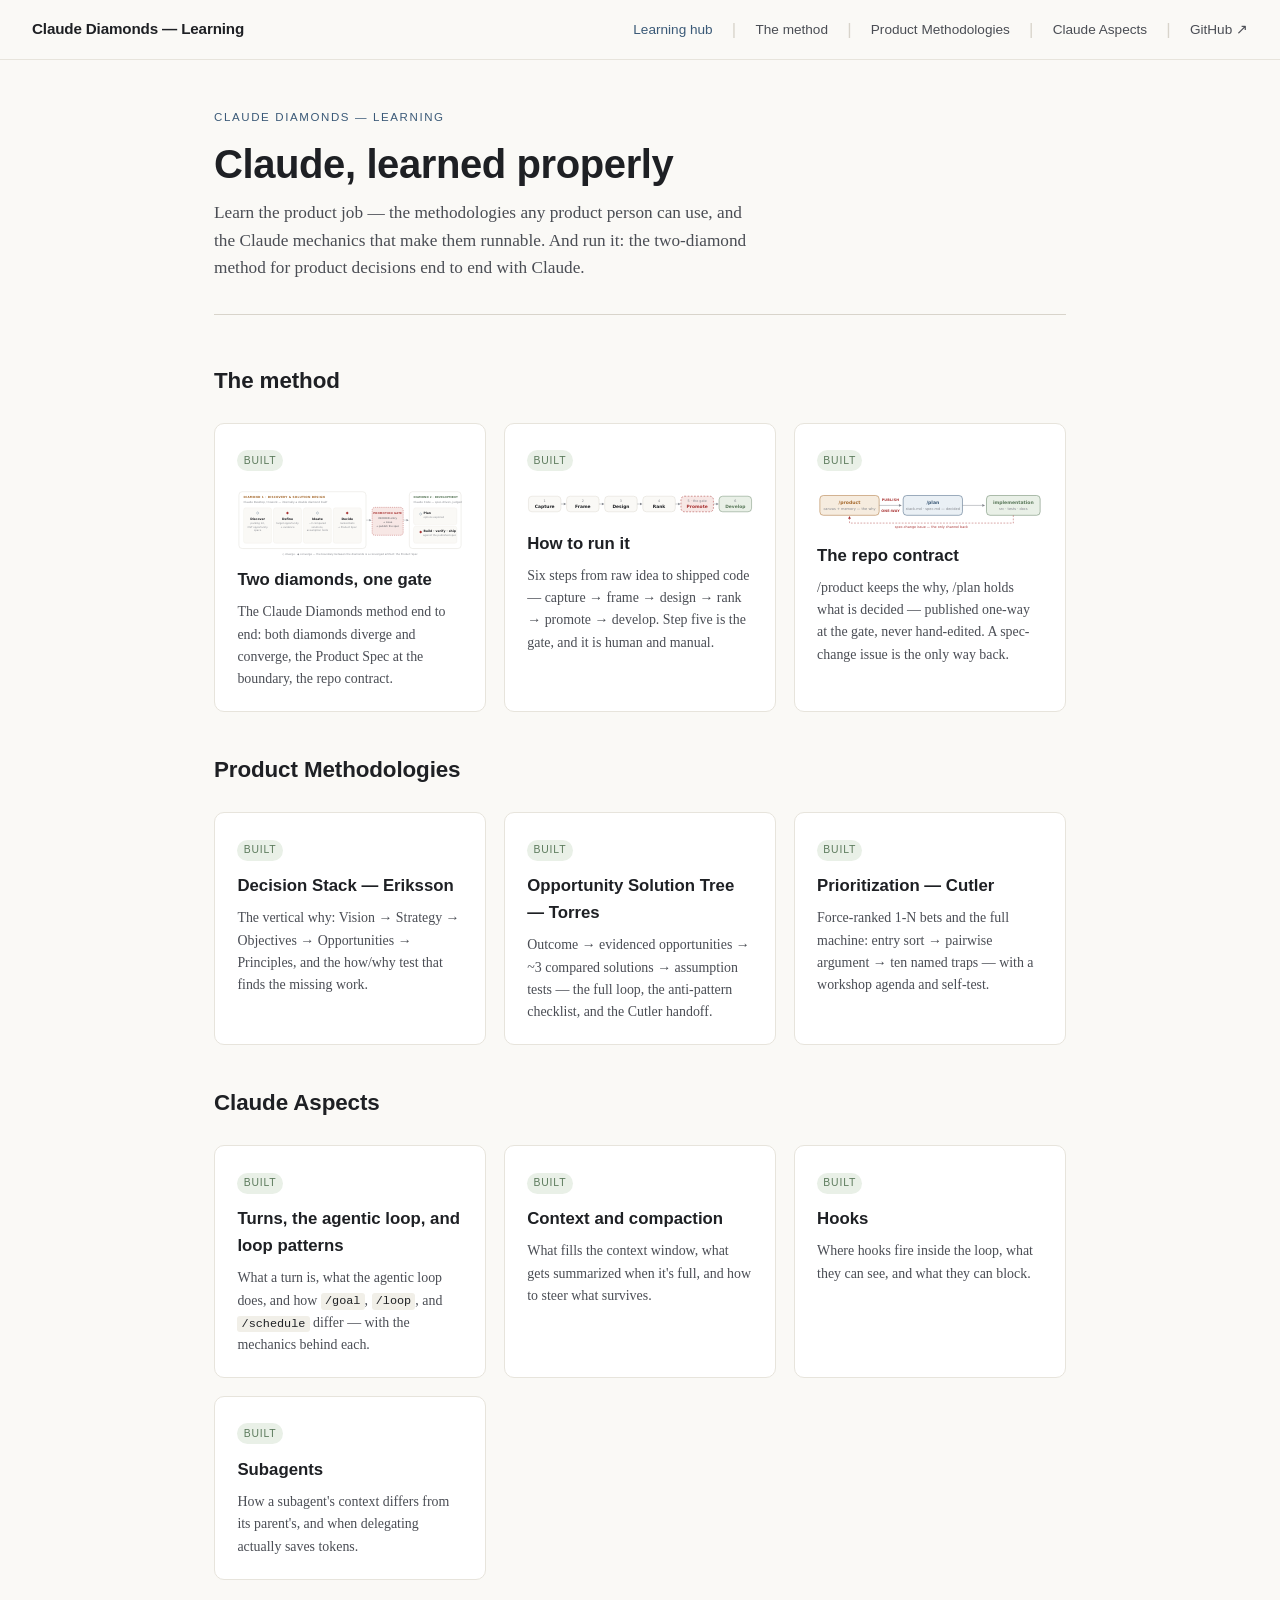
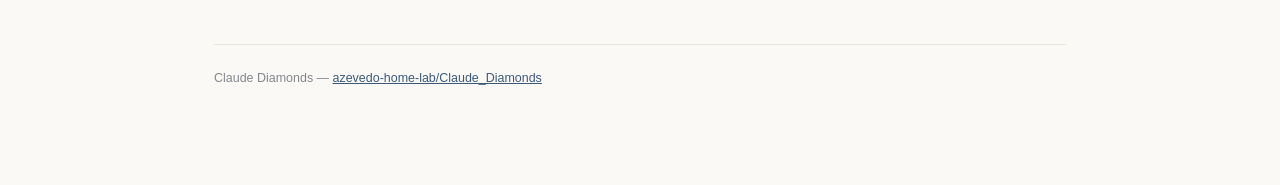
<file: docs-site/index.html>
<!doctype html>
<html lang="en">
<head>
<meta charset="utf-8">
<meta name="viewport" content="width=device-width, initial-scale=1">
<title>Claude, learned properly — Claude Diamonds</title>
<meta name="description" content="Learn the product job — the methodologies any product person can use, and the Claude mechanics that make them runnable. And run it: the two-diamond method for product decisions end to end with Claude.">
<link rel="icon" href="data:image/svg+xml,%3Csvg%20xmlns%3D%22http%3A//www.w3.org/2000/svg%22%20viewBox%3D%220%200%20100%20100%22%3E%3Ctext%20y%3D%22.9em%22%20font-size%3D%2290%22%3E%F0%9F%92%A0%3C/text%3E%3C/svg%3E">
<link rel="stylesheet" href="styles.css">
<style>
  .site-header nav { align-items: center; }
  .site-header nav .nav-sep { color: var(--border); user-select: none; }
</style>
</head>
<body>
  <header class="site-header">
    <a class="brand" href="index.html">Claude Diamonds — Learning</a>
    <nav>
      <a href="index.html" aria-current="page">Learning hub</a>
      <span class="nav-sep" aria-hidden="true" style="color:var(--border);user-select:none">|</span>
      <a href="#the-method">The method</a>
      <span class="nav-sep" aria-hidden="true" style="color:var(--border);user-select:none">|</span>
      <a href="#product-methodologies">Product Methodologies</a>
      <span class="nav-sep" aria-hidden="true" style="color:var(--border);user-select:none">|</span>
      <a href="#claude-aspects">Claude Aspects</a>
      <span class="nav-sep" aria-hidden="true" style="color:var(--border);user-select:none">|</span>
      <a href="https://github.com/azevedo-home-lab/Claude_Diamonds">GitHub ↗</a>
    </nav>
  </header>

  <div class="shell no-toc">
    <main>
      <header class="doc-head">
        <p class="eyebrow">Claude Diamonds — learning</p>
        <h1 class="head">Claude, learned properly</h1>
        <p class="dek">Learn the product job — the methodologies any product person can use, and the Claude mechanics that make them runnable. And run it: the two-diamond method for product decisions end to end with Claude.</p>
      </header>

      <h2 id="the-method" style="scroll-margin-top:4.5rem">The method</h2>
      <div class="lesson-grid">
        <a class="lesson-card built" href="method.html">
          <span class="lc-status">Built</span>
          <img src="assets/diamonds.svg" alt="Diamond 1 (Discovery and Solution Design), the promotion gate, Diamond 2 (Development)." style="width:100%;height:auto;display:block;margin:.2rem 0 .6rem;">
          <h3>Two diamonds, one gate</h3>
          <p>The Claude Diamonds method end to end: both diamonds diverge and converge, the Product Spec at the boundary, the repo contract.</p>
        </a>
        <a class="lesson-card built" href="method.html#run">
          <span class="lc-status">Built</span>
          <img src="assets/run-steps.svg" alt="Six steps: Capture, Frame, Design, Rank, Promote at the gate, Develop." style="width:100%;height:auto;display:block;margin:.2rem 0 .6rem;">
          <h3>How to run it</h3>
          <p>Six steps from raw idea to shipped code — capture → frame → design → rank → promote → develop. Step five is the gate, and it is human and manual.</p>
        </a>
        <a class="lesson-card built" href="method.html#contract">
          <span class="lc-status">Built</span>
          <img src="assets/contract.svg" alt="/product publishes one-way through the gate into /plan, which feeds implementation; a spec-change issue is the only channel back." style="width:100%;height:auto;display:block;margin:.2rem 0 .6rem;">
          <h3>The repo contract</h3>
          <p>/product keeps the why, /plan holds what is decided — published one-way at the gate, never hand-edited. A spec-change issue is the only way back.</p>
        </a>
      </div>

      <h2 id="product-methodologies" style="scroll-margin-top:4.5rem">Product Methodologies</h2>
      <div class="lesson-grid">
        <a class="lesson-card built" href="decision-stack.html">
          <span class="lc-status">Built</span>
          <h3>Decision Stack — Eriksson</h3>
          <p>The vertical why: Vision → Strategy → Objectives → Opportunities → Principles, and the how/why test that finds the missing work.</p>
        </a>
        <a class="lesson-card built" href="ost.html">
          <span class="lc-status">Built</span>
          <h3>Opportunity Solution Tree — Torres</h3>
          <p>Outcome → evidenced opportunities → ~3 compared solutions → assumption tests — the full loop, the anti-pattern checklist, and the Cutler handoff.</p>
        </a>
        <a class="lesson-card built" href="cutler.html">
          <span class="lc-status">Built</span>
          <h3>Prioritization — Cutler</h3>
          <p>Force-ranked 1-N bets and the full machine: entry sort → pairwise argument → ten named traps — with a workshop agenda and self-test.</p>
        </a>
      </div>

      <h2 id="claude-aspects" style="scroll-margin-top:4.5rem">Claude Aspects</h2>
      <div class="lesson-grid">
        <a class="lesson-card built" href="loops.html">
          <span class="lc-status">Built</span>
          <h3>Turns, the agentic loop, and loop patterns</h3>
          <p>What a turn is, what the agentic loop does, and how <code>/goal</code>, <code>/loop</code>, and <code>/schedule</code> differ — with the mechanics behind each.</p>
        </a>
        <a class="lesson-card built" href="context.html">
          <span class="lc-status">Built</span>
          <h3>Context and compaction</h3>
          <p>What fills the context window, what gets summarized when it's full, and how to steer what survives.</p>
        </a>
        <a class="lesson-card built" href="hooks.html">
          <span class="lc-status">Built</span>
          <h3>Hooks</h3>
          <p>Where hooks fire inside the loop, what they can see, and what they can block.</p>
        </a>
        <a class="lesson-card built" href="subagents.html">
          <span class="lc-status">Built</span>
          <h3>Subagents</h3>
          <p>How a subagent's context differs from its parent's, and when delegating actually saves tokens.</p>
        </a>
      </div>

      <footer>
        Claude Diamonds — <a href="https://github.com/azevedo-home-lab/Claude_Diamonds">azevedo-home-lab/Claude_Diamonds</a>
      </footer>
    </main>
  </div>
</body>
</html>
</file>
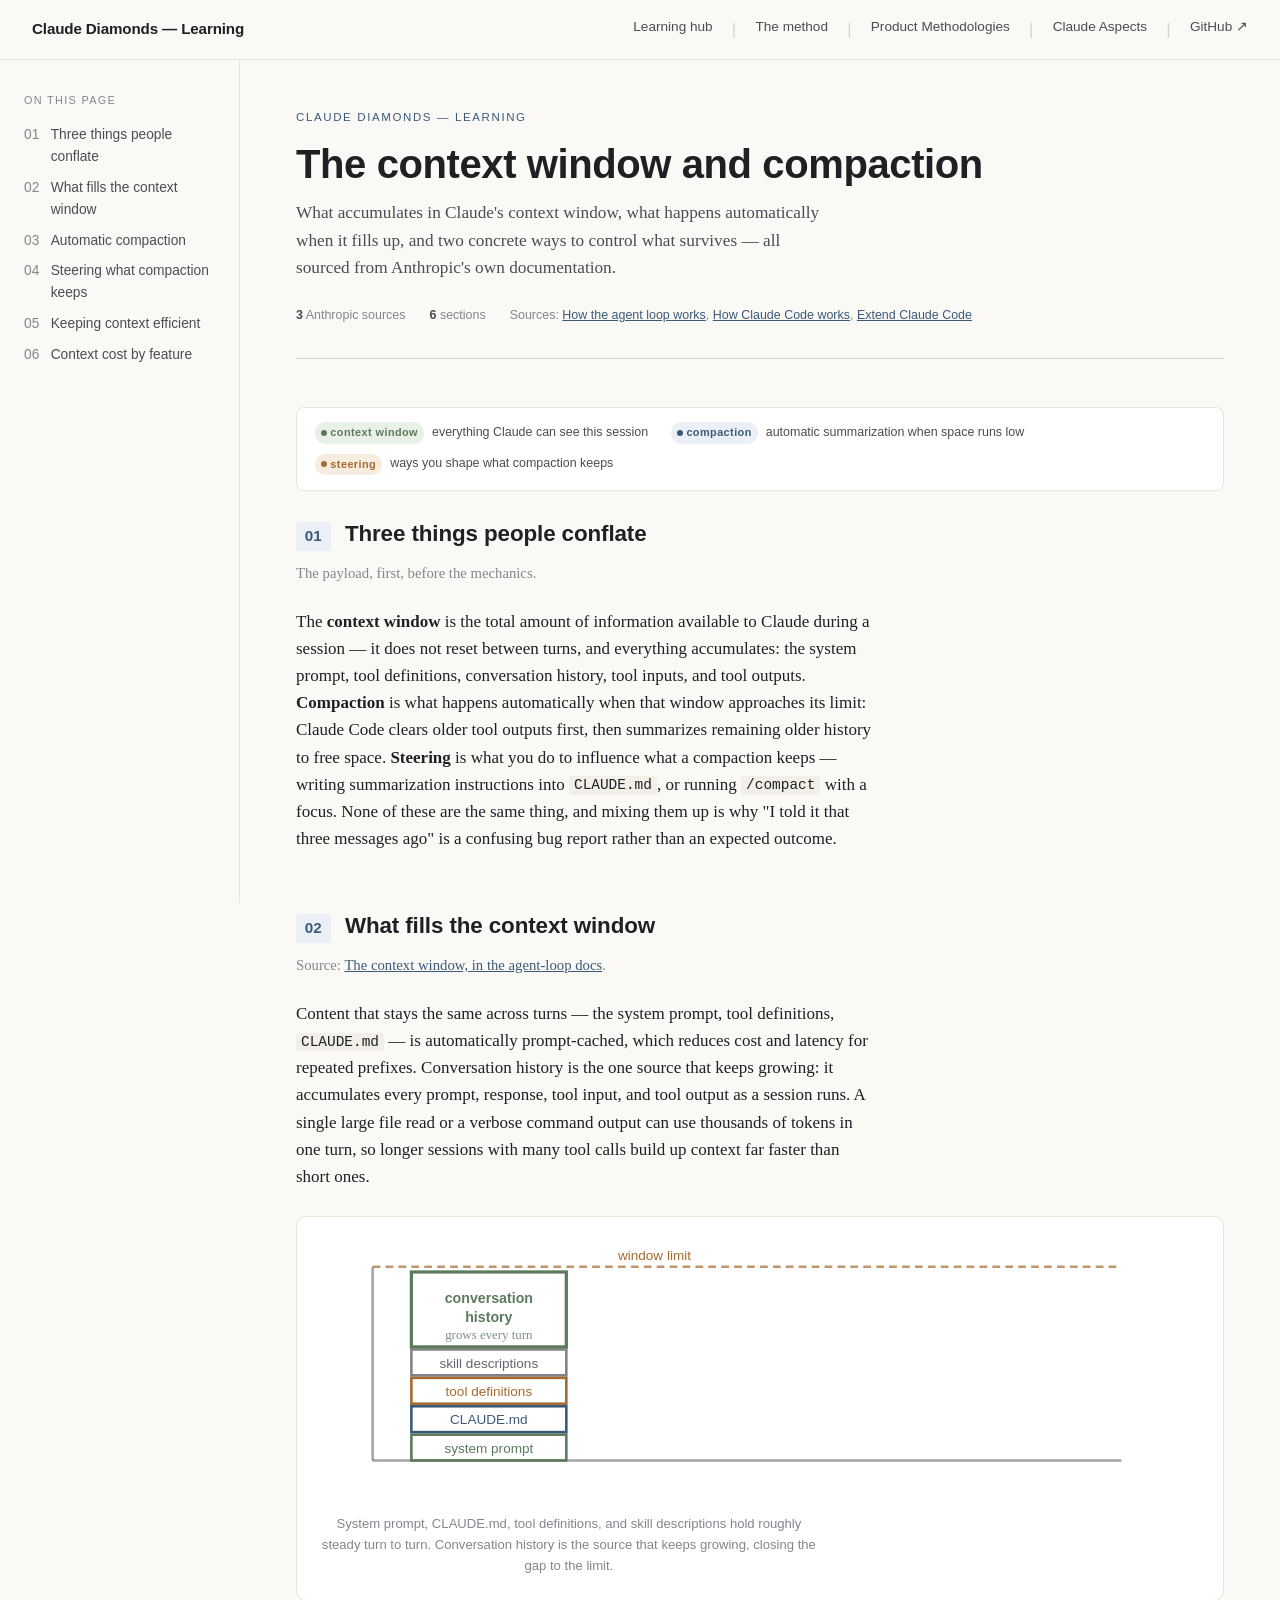
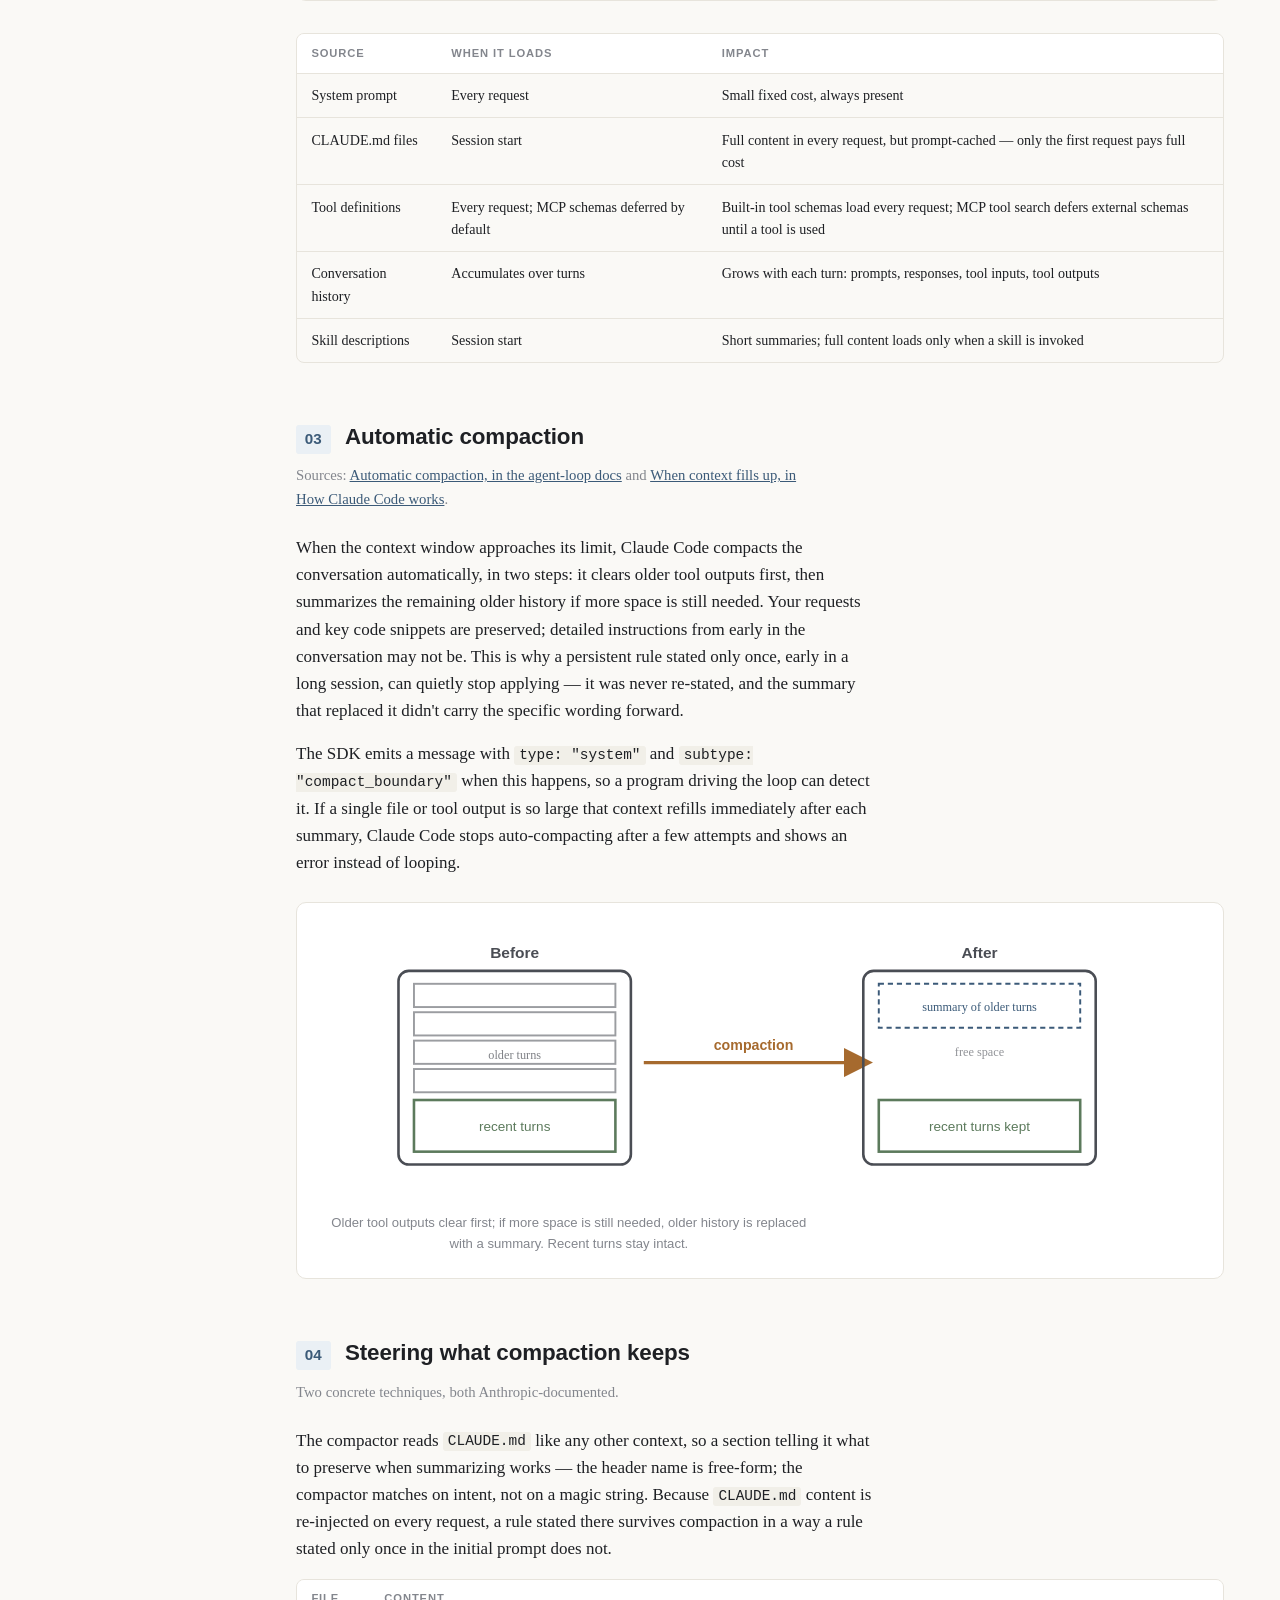
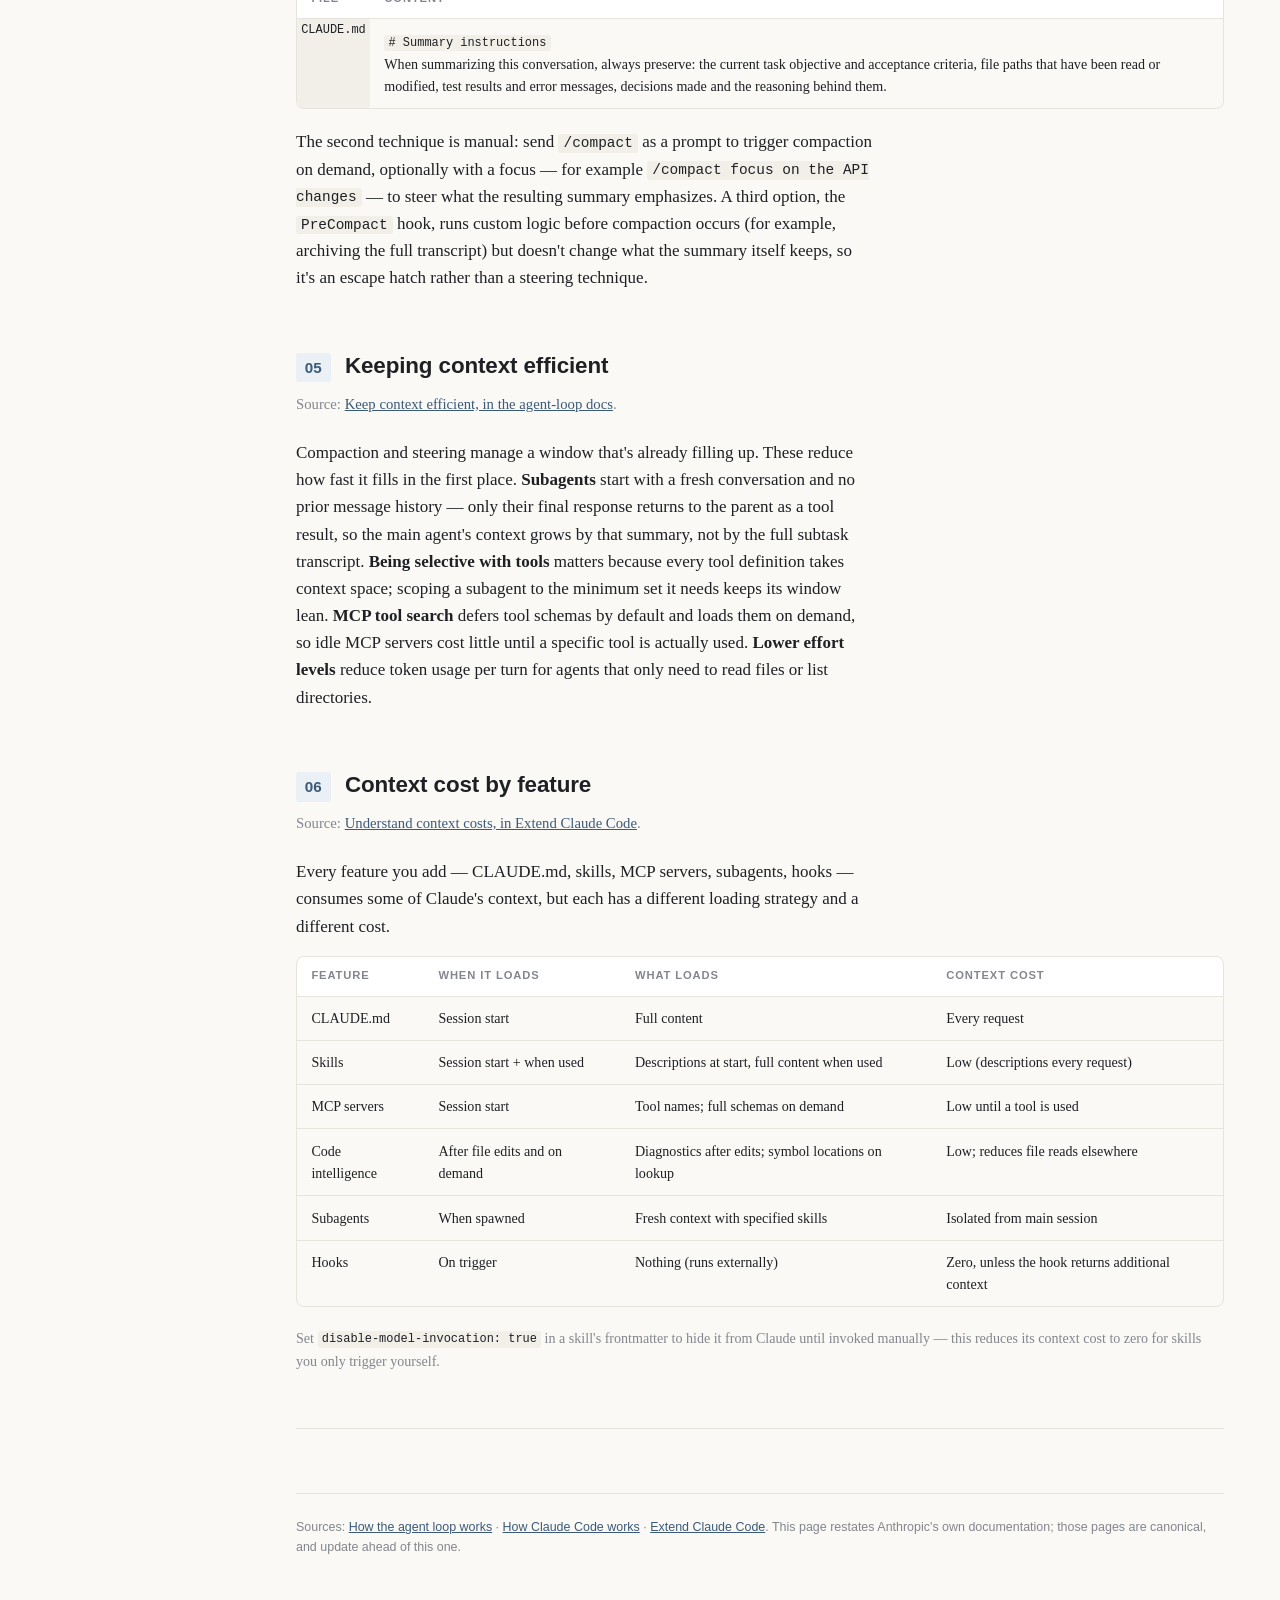
<file: docs-site/context.html>
<!doctype html>
<html lang="en">
<head>
<meta charset="utf-8">
<meta name="viewport" content="width=device-width, initial-scale=1">
<title>The context window and compaction — Claude Diamonds</title>
<meta name="description" content="What fills Claude's context window, what automatic compaction does when it fills up, and how to steer what survives — sourced from Anthropic's own documentation.">
<link rel="icon" href="data:image/svg+xml,%3Csvg%20xmlns%3D%22http%3A//www.w3.org/2000/svg%22%20viewBox%3D%220%200%20100%20100%22%3E%3Ctext%20y%3D%22.9em%22%20font-size%3D%2290%22%3E%F0%9F%92%A0%3C/text%3E%3C/svg%3E">
<link rel="stylesheet" href="styles.css">
</head>
<body>
  <header class="site-header">
    <a class="brand" href="index.html">Claude Diamonds — Learning</a>
    <nav>
      <a href="index.html">Learning hub</a>
      <span class="nav-sep" aria-hidden="true" style="color:var(--border);user-select:none">|</span>
      <a href="index.html#the-method">The method</a>
      <span class="nav-sep" aria-hidden="true" style="color:var(--border);user-select:none">|</span>
      <a href="index.html#product-methodologies">Product Methodologies</a>
      <span class="nav-sep" aria-hidden="true" style="color:var(--border);user-select:none">|</span>
      <a href="index.html#claude-aspects">Claude Aspects</a>
      <span class="nav-sep" aria-hidden="true" style="color:var(--border);user-select:none">|</span>
      <a href="https://github.com/azevedo-home-lab/Claude_Diamonds">GitHub ↗</a>
    </nav>
  </header>

  <div class="shell">
    <nav class="toc" aria-label="Table of contents">
      <p class="toc-label">On this page</p>
      <ol>
        <li><a href="#s1"><span class="n">01</span>Three things people conflate</a></li>
        <li><a href="#s2"><span class="n">02</span>What fills the context window</a></li>
        <li><a href="#s3"><span class="n">03</span>Automatic compaction</a></li>
        <li><a href="#s4"><span class="n">04</span>Steering what compaction keeps</a></li>
        <li><a href="#s5"><span class="n">05</span>Keeping context efficient</a></li>
        <li><a href="#s6"><span class="n">06</span>Context cost by feature</a></li>
      </ol>
    </nav>

    <main>
      <header class="doc-head">
        <p class="eyebrow">Claude Diamonds — learning</p>
        <h1 class="head">The context window and compaction</h1>
        <p class="dek">What accumulates in Claude's context window, what happens automatically when it fills up, and two concrete ways to control what survives — all sourced from Anthropic's own documentation.</p>
        <div class="doc-meta">
          <span><strong>3</strong> Anthropic sources</span>
          <span><strong>6</strong> sections</span>
          <span>Sources: <a href="https://code.claude.com/docs/en/agent-sdk/agent-loop">How the agent loop works</a>, <a href="https://code.claude.com/docs/en/how-claude-code-works">How Claude Code works</a>, <a href="https://code.claude.com/docs/en/features-overview">Extend Claude Code</a></span>
        </div>
      </header>

      <div class="legend">
        <span class="item"><span class="tag tag-turn">context window</span> everything Claude can see this session</span>
        <span class="item"><span class="tag tag-loop">compaction</span> automatic summarization when space runs low</span>
        <span class="item"><span class="tag tag-pattern">steering</span> ways you shape what compaction keeps</span>
      </div>

      <section class="stage" id="s1">
        <div class="stage-head"><span class="stage-num">01</span><h2>Three things people conflate</h2></div>
        <p class="stage-sub">The payload, first, before the mechanics.</p>
        <p>The <strong>context window</strong> is the total amount of information available to Claude during a session — it does not reset between turns, and everything accumulates: the system prompt, tool definitions, conversation history, tool inputs, and tool outputs. <strong>Compaction</strong> is what happens automatically when that window approaches its limit: Claude Code clears older tool outputs first, then summarizes remaining older history to free space. <strong>Steering</strong> is what you do to influence what a compaction keeps — writing summarization instructions into <code>CLAUDE.md</code>, or running <code>/compact</code> with a focus. None of these are the same thing, and mixing them up is why "I told it that three messages ago" is a confusing bug report rather than an expected outcome.</p>
      </section>

      <section class="stage" id="s2">
        <div class="stage-head"><span class="stage-num">02</span><h2>What fills the context window</h2></div>
        <p class="stage-sub">Source: <a href="https://code.claude.com/docs/en/agent-sdk/agent-loop#the-context-window">The context window, in the agent-loop docs</a>.</p>
        <p>Content that stays the same across turns — the system prompt, tool definitions, <code>CLAUDE.md</code> — is automatically prompt-cached, which reduces cost and latency for repeated prefixes. Conversation history is the one source that keeps growing: it accumulates every prompt, response, tool input, and tool output as a session runs. A single large file read or a verbose command output can use thousands of tokens in one turn, so longer sessions with many tool calls build up context far faster than short ones.</p>

        <div class="figure">
          <svg viewBox="0 0 680 200" xmlns="http://www.w3.org/2000/svg" role="img" aria-label="A stacked bar showing five sources filling the context window from bottom to top: system prompt, CLAUDE.md, tool definitions, skill descriptions, and conversation history, which grows the most as a session continues, approaching a limit line near the top.">
            <line x1="40" y1="20" x2="40" y2="170" stroke="currentColor" stroke-width="2" opacity="0.5"/>
            <line x1="40" y1="170" x2="620" y2="170" stroke="currentColor" stroke-width="2" opacity="0.5"/>

            <rect x="70" y="150" width="120" height="20" fill="none" stroke="currentColor" class="turn-c" stroke-width="2"/>
            <text x="130" y="164" text-anchor="middle" font-family="Helvetica Neue, Arial, sans-serif" font-size="10.5" fill="currentColor" class="turn-c">system prompt</text>

            <rect x="70" y="128" width="120" height="20" fill="none" stroke="currentColor" class="accent" stroke-width="2"/>
            <text x="130" y="142" text-anchor="middle" font-family="Helvetica Neue, Arial, sans-serif" font-size="10.5" fill="currentColor" class="accent">CLAUDE.md</text>

            <rect x="70" y="106" width="120" height="20" fill="none" stroke="currentColor" class="pattern-c" stroke-width="2"/>
            <text x="130" y="120" text-anchor="middle" font-family="Helvetica Neue, Arial, sans-serif" font-size="10.5" fill="currentColor" class="pattern-c">tool definitions</text>

            <rect x="70" y="84" width="120" height="20" fill="none" stroke="currentColor" opacity="0.7" stroke-width="2"/>
            <text x="130" y="98" text-anchor="middle" font-family="Helvetica Neue, Arial, sans-serif" font-size="10.5" fill="currentColor" opacity="0.85">skill descriptions</text>

            <rect x="70" y="24" width="120" height="58" fill="none" stroke="currentColor" class="turn-c" stroke-width="2.5"/>
            <text x="130" y="48" text-anchor="middle" font-family="Helvetica Neue, Arial, sans-serif" font-size="11" font-weight="700" fill="currentColor" class="turn-c">conversation</text>
            <text x="130" y="63" text-anchor="middle" font-family="Helvetica Neue, Arial, sans-serif" font-size="11" font-weight="700" fill="currentColor" class="turn-c">history</text>
            <text x="130" y="76" text-anchor="middle" font-family="Iowan, Georgia, serif" font-size="10" fill="currentColor" class="turn-c" opacity="0.8">grows every turn</text>

            <line x1="40" y1="20" x2="620" y2="20" stroke="currentColor" class="pattern-c" stroke-width="2" stroke-dasharray="6 4" opacity="0.7"/>
            <text x="230" y="15" font-family="Helvetica Neue, Arial, sans-serif" font-size="10.5" fill="currentColor" class="pattern-c">window limit</text>
          </svg>
          <p class="figcaption">System prompt, CLAUDE.md, tool definitions, and skill descriptions hold roughly steady turn to turn. Conversation history is the source that keeps growing, closing the gap to the limit.</p>
        </div>

        <div class="scrollwrap">
          <table>
            <thead><tr><th>Source</th><th>When it loads</th><th>Impact</th></tr></thead>
            <tbody>
              <tr><td>System prompt</td><td>Every request</td><td>Small fixed cost, always present</td></tr>
              <tr><td>CLAUDE.md files</td><td>Session start</td><td>Full content in every request, but prompt-cached — only the first request pays full cost</td></tr>
              <tr><td>Tool definitions</td><td>Every request; MCP schemas deferred by default</td><td>Built-in tool schemas load every request; MCP tool search defers external schemas until a tool is used</td></tr>
              <tr><td>Conversation history</td><td>Accumulates over turns</td><td>Grows with each turn: prompts, responses, tool inputs, tool outputs</td></tr>
              <tr><td>Skill descriptions</td><td>Session start</td><td>Short summaries; full content loads only when a skill is invoked</td></tr>
            </tbody>
          </table>
        </div>
      </section>

      <section class="stage" id="s3">
        <div class="stage-head"><span class="stage-num">03</span><h2>Automatic compaction</h2></div>
        <p class="stage-sub">Sources: <a href="https://code.claude.com/docs/en/agent-sdk/agent-loop#automatic-compaction">Automatic compaction, in the agent-loop docs</a> and <a href="https://code.claude.com/docs/en/how-claude-code-works#when-context-fills-up">When context fills up, in How Claude Code works</a>.</p>
        <p>When the context window approaches its limit, Claude Code compacts the conversation automatically, in two steps: it clears older tool outputs first, then summarizes the remaining older history if more space is still needed. Your requests and key code snippets are preserved; detailed instructions from early in the conversation may not be. This is why a persistent rule stated only once, early in a long session, can quietly stop applying — it was never re-stated, and the summary that replaced it didn't carry the specific wording forward.</p>
        <p>The SDK emits a message with <code>type: "system"</code> and <code>subtype: "compact_boundary"</code> when this happens, so a program driving the loop can detect it. If a single file or tool output is so large that context refills immediately after each summary, Claude Code stops auto-compacting after a few attempts and shows an error instead of looping.</p>

        <div class="figure">
          <svg viewBox="0 0 680 210" xmlns="http://www.w3.org/2000/svg" role="img" aria-label="Before and after compaction: a full window of many turns on the left becomes, on the right, a summary of the older turns plus the same recent turns kept intact, with more free space at the top.">
            <text x="150" y="24" text-anchor="middle" font-family="Helvetica Neue, Arial, sans-serif" font-size="12" font-weight="700" fill="currentColor">Before</text>
            <rect x="60" y="34" width="180" height="150" rx="8" fill="none" stroke="currentColor" stroke-width="2"/>
            <rect x="72" y="44" width="156" height="18" fill="none" stroke="currentColor" opacity="0.55" stroke-width="1.5"/>
            <rect x="72" y="66" width="156" height="18" fill="none" stroke="currentColor" opacity="0.55" stroke-width="1.5"/>
            <rect x="72" y="88" width="156" height="18" fill="none" stroke="currentColor" opacity="0.55" stroke-width="1.5"/>
            <rect x="72" y="110" width="156" height="18" fill="none" stroke="currentColor" opacity="0.55" stroke-width="1.5"/>
            <text x="150" y="102" text-anchor="middle" font-family="Iowan, Georgia, serif" font-size="9.5" fill="currentColor" opacity="0.7">older turns</text>
            <rect x="72" y="134" width="156" height="40" fill="none" stroke="currentColor" class="turn-c" stroke-width="2"/>
            <text x="150" y="158" text-anchor="middle" font-family="Helvetica Neue, Arial, sans-serif" font-size="10.5" fill="currentColor" class="turn-c">recent turns</text>

            <path d="M250,105 H 420" stroke="currentColor" class="pattern-c" stroke-width="2.5" marker-end="url(#d1)"/>
            <text x="335" y="95" text-anchor="middle" font-family="Helvetica Neue, Arial, sans-serif" font-size="11" font-weight="700" fill="currentColor" class="pattern-c">compaction</text>

            <text x="510" y="24" text-anchor="middle" font-family="Helvetica Neue, Arial, sans-serif" font-size="12" font-weight="700" fill="currentColor">After</text>
            <rect x="420" y="34" width="180" height="150" rx="8" fill="none" stroke="currentColor" stroke-width="2"/>
            <rect x="432" y="44" width="156" height="34" fill="none" stroke="currentColor" class="accent" stroke-width="1.5" stroke-dasharray="4 3"/>
            <text x="510" y="65" text-anchor="middle" font-family="Iowan, Georgia, serif" font-size="9.5" fill="currentColor" class="accent">summary of older turns</text>
            <rect x="432" y="134" width="156" height="40" fill="none" stroke="currentColor" class="turn-c" stroke-width="2"/>
            <text x="510" y="158" text-anchor="middle" font-family="Helvetica Neue, Arial, sans-serif" font-size="10.5" fill="currentColor" class="turn-c">recent turns kept</text>
            <text x="510" y="100" text-anchor="middle" font-family="Iowan, Georgia, serif" font-size="9.5" fill="currentColor" opacity="0.6">free space</text>

            <defs>
              <marker id="d1" markerWidth="9" markerHeight="9" refX="6" refY="4.5" orient="auto"><path d="M0,0 L9,4.5 L0,9 Z" fill="currentColor" class="pattern-c"/></marker>
            </defs>
          </svg>
          <p class="figcaption">Older tool outputs clear first; if more space is still needed, older history is replaced with a summary. Recent turns stay intact.</p>
        </div>
      </section>

      <section class="stage" id="s4">
        <div class="stage-head"><span class="stage-num">04</span><h2>Steering what compaction keeps</h2></div>
        <p class="stage-sub">Two concrete techniques, both Anthropic-documented.</p>
        <p>The compactor reads <code>CLAUDE.md</code> like any other context, so a section telling it what to preserve when summarizing works — the header name is free-form; the compactor matches on intent, not on a magic string. Because <code>CLAUDE.md</code> content is re-injected on every request, a rule stated there survives compaction in a way a rule stated only once in the initial prompt does not.</p>
        <div class="scrollwrap">
          <table>
            <thead><tr><th>File</th><th>Content</th></tr></thead>
            <tbody>
              <tr><td class="mono">CLAUDE.md</td><td><code># Summary instructions</code><br>When summarizing this conversation, always preserve: the current task objective and acceptance criteria, file paths that have been read or modified, test results and error messages, decisions made and the reasoning behind them.</td></tr>
            </tbody>
          </table>
        </div>
        <p>The second technique is manual: send <code>/compact</code> as a prompt to trigger compaction on demand, optionally with a focus — for example <code>/compact focus on the API changes</code> — to steer what the resulting summary emphasizes. A third option, the <code>PreCompact</code> hook, runs custom logic before compaction occurs (for example, archiving the full transcript) but doesn't change what the summary itself keeps, so it's an escape hatch rather than a steering technique.</p>
      </section>

      <section class="stage" id="s5">
        <div class="stage-head"><span class="stage-num">05</span><h2>Keeping context efficient</h2></div>
        <p class="stage-sub">Source: <a href="https://code.claude.com/docs/en/agent-sdk/agent-loop#keep-context-efficient">Keep context efficient, in the agent-loop docs</a>.</p>
        <p>Compaction and steering manage a window that's already filling up. These reduce how fast it fills in the first place. <strong>Subagents</strong> start with a fresh conversation and no prior message history — only their final response returns to the parent as a tool result, so the main agent's context grows by that summary, not by the full subtask transcript. <strong>Being selective with tools</strong> matters because every tool definition takes context space; scoping a subagent to the minimum set it needs keeps its window lean. <strong>MCP tool search</strong> defers tool schemas by default and loads them on demand, so idle MCP servers cost little until a specific tool is actually used. <strong>Lower effort levels</strong> reduce token usage per turn for agents that only need to read files or list directories.</p>
      </section>

      <section class="stage" id="s6">
        <div class="stage-head"><span class="stage-num">06</span><h2>Context cost by feature</h2></div>
        <p class="stage-sub">Source: <a href="https://code.claude.com/docs/en/features-overview#understand-context-costs">Understand context costs, in Extend Claude Code</a>.</p>
        <p>Every feature you add — CLAUDE.md, skills, MCP servers, subagents, hooks — consumes some of Claude's context, but each has a different loading strategy and a different cost.</p>
        <div class="scrollwrap">
          <table>
            <thead><tr><th>Feature</th><th>When it loads</th><th>What loads</th><th>Context cost</th></tr></thead>
            <tbody>
              <tr><td>CLAUDE.md</td><td>Session start</td><td>Full content</td><td>Every request</td></tr>
              <tr><td>Skills</td><td>Session start + when used</td><td>Descriptions at start, full content when used</td><td>Low (descriptions every request)</td></tr>
              <tr><td>MCP servers</td><td>Session start</td><td>Tool names; full schemas on demand</td><td>Low until a tool is used</td></tr>
              <tr><td>Code intelligence</td><td>After file edits and on demand</td><td>Diagnostics after edits; symbol locations on lookup</td><td>Low; reduces file reads elsewhere</td></tr>
              <tr><td>Subagents</td><td>When spawned</td><td>Fresh context with specified skills</td><td>Isolated from main session</td></tr>
              <tr><td>Hooks</td><td>On trigger</td><td>Nothing (runs externally)</td><td>Zero, unless the hook returns additional context</td></tr>
            </tbody>
          </table>
        </div>
        <p class="caption spaced">Set <code>disable-model-invocation: true</code> in a skill's frontmatter to hide it from Claude until invoked manually — this reduces its context cost to zero for skills you only trigger yourself.</p>
      </section>

      <hr class="divider">

      <footer>
        Sources: <a href="https://code.claude.com/docs/en/agent-sdk/agent-loop">How the agent loop works</a> · <a href="https://code.claude.com/docs/en/how-claude-code-works">How Claude Code works</a> · <a href="https://code.claude.com/docs/en/features-overview">Extend Claude Code</a>. This page restates Anthropic's own documentation; those pages are canonical, and update ahead of this one.
      </footer>
    </main>
  </div>
</body>
</html>
</file>
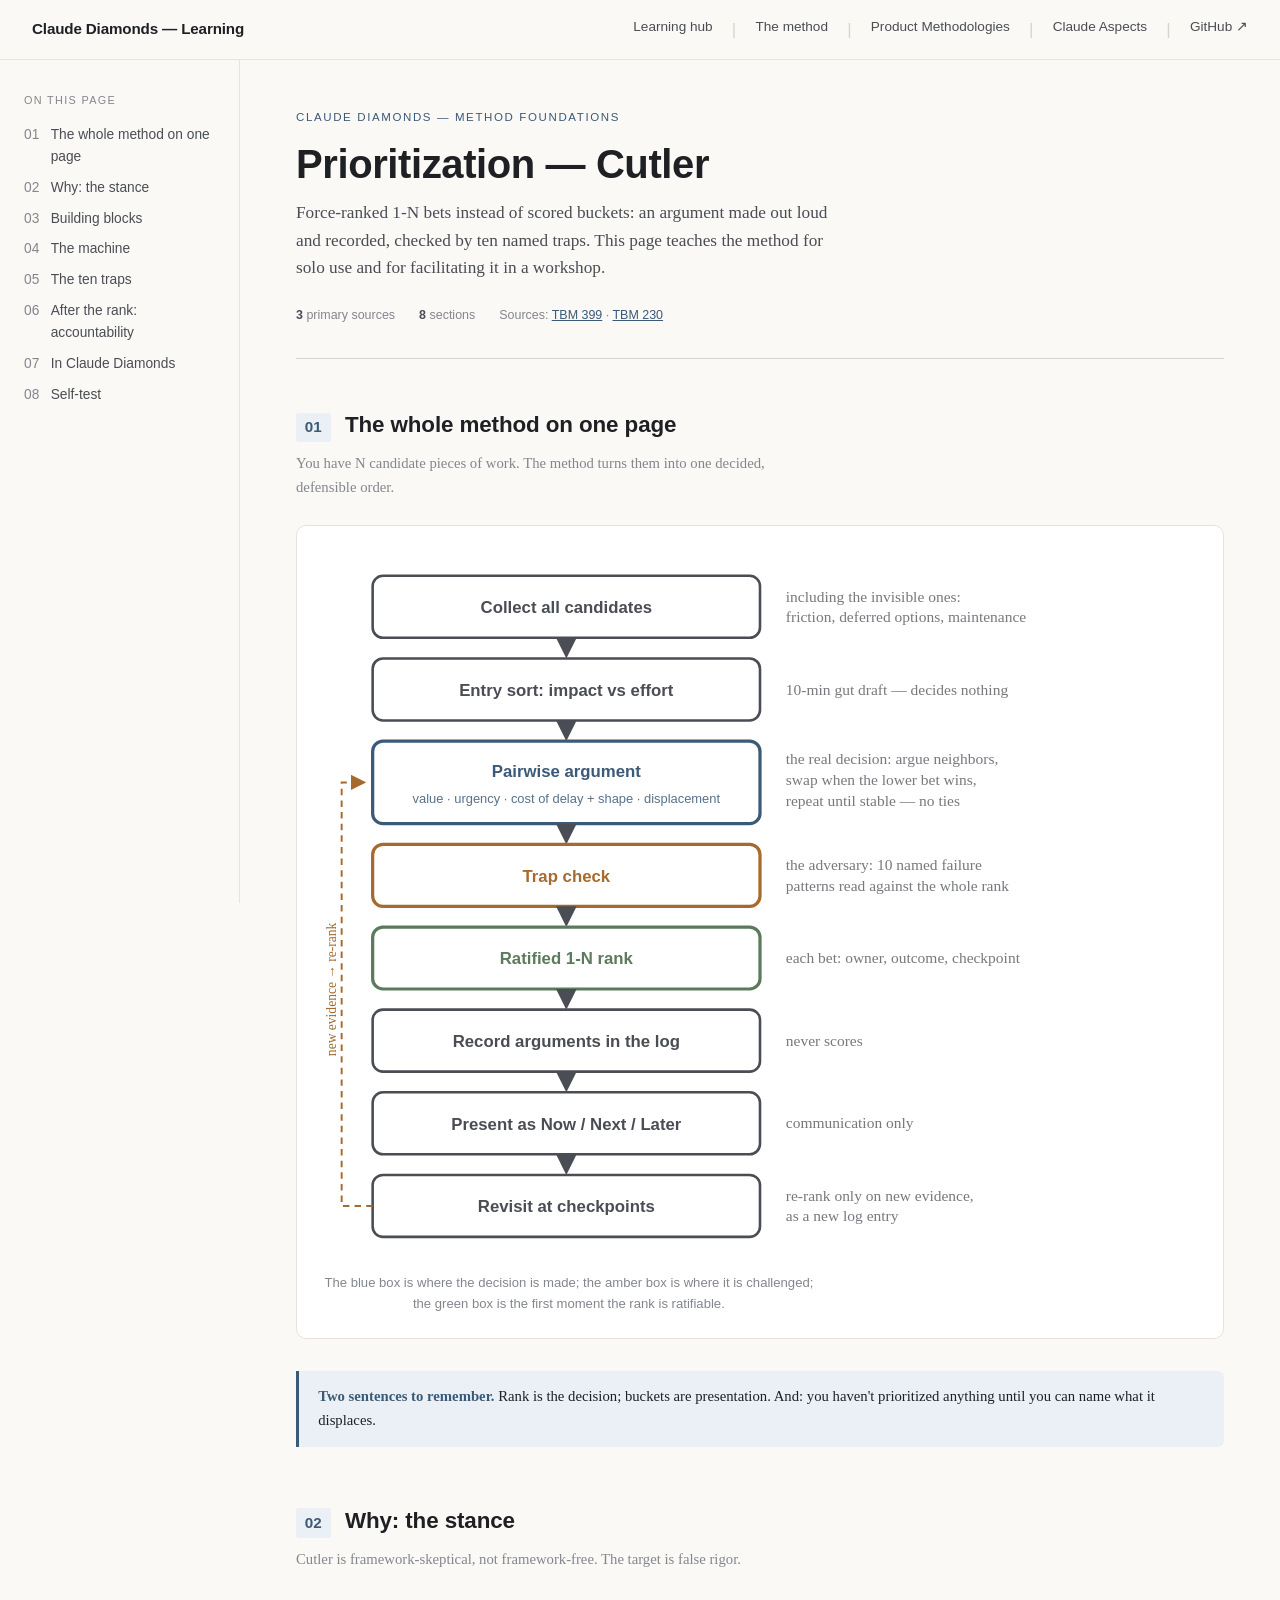
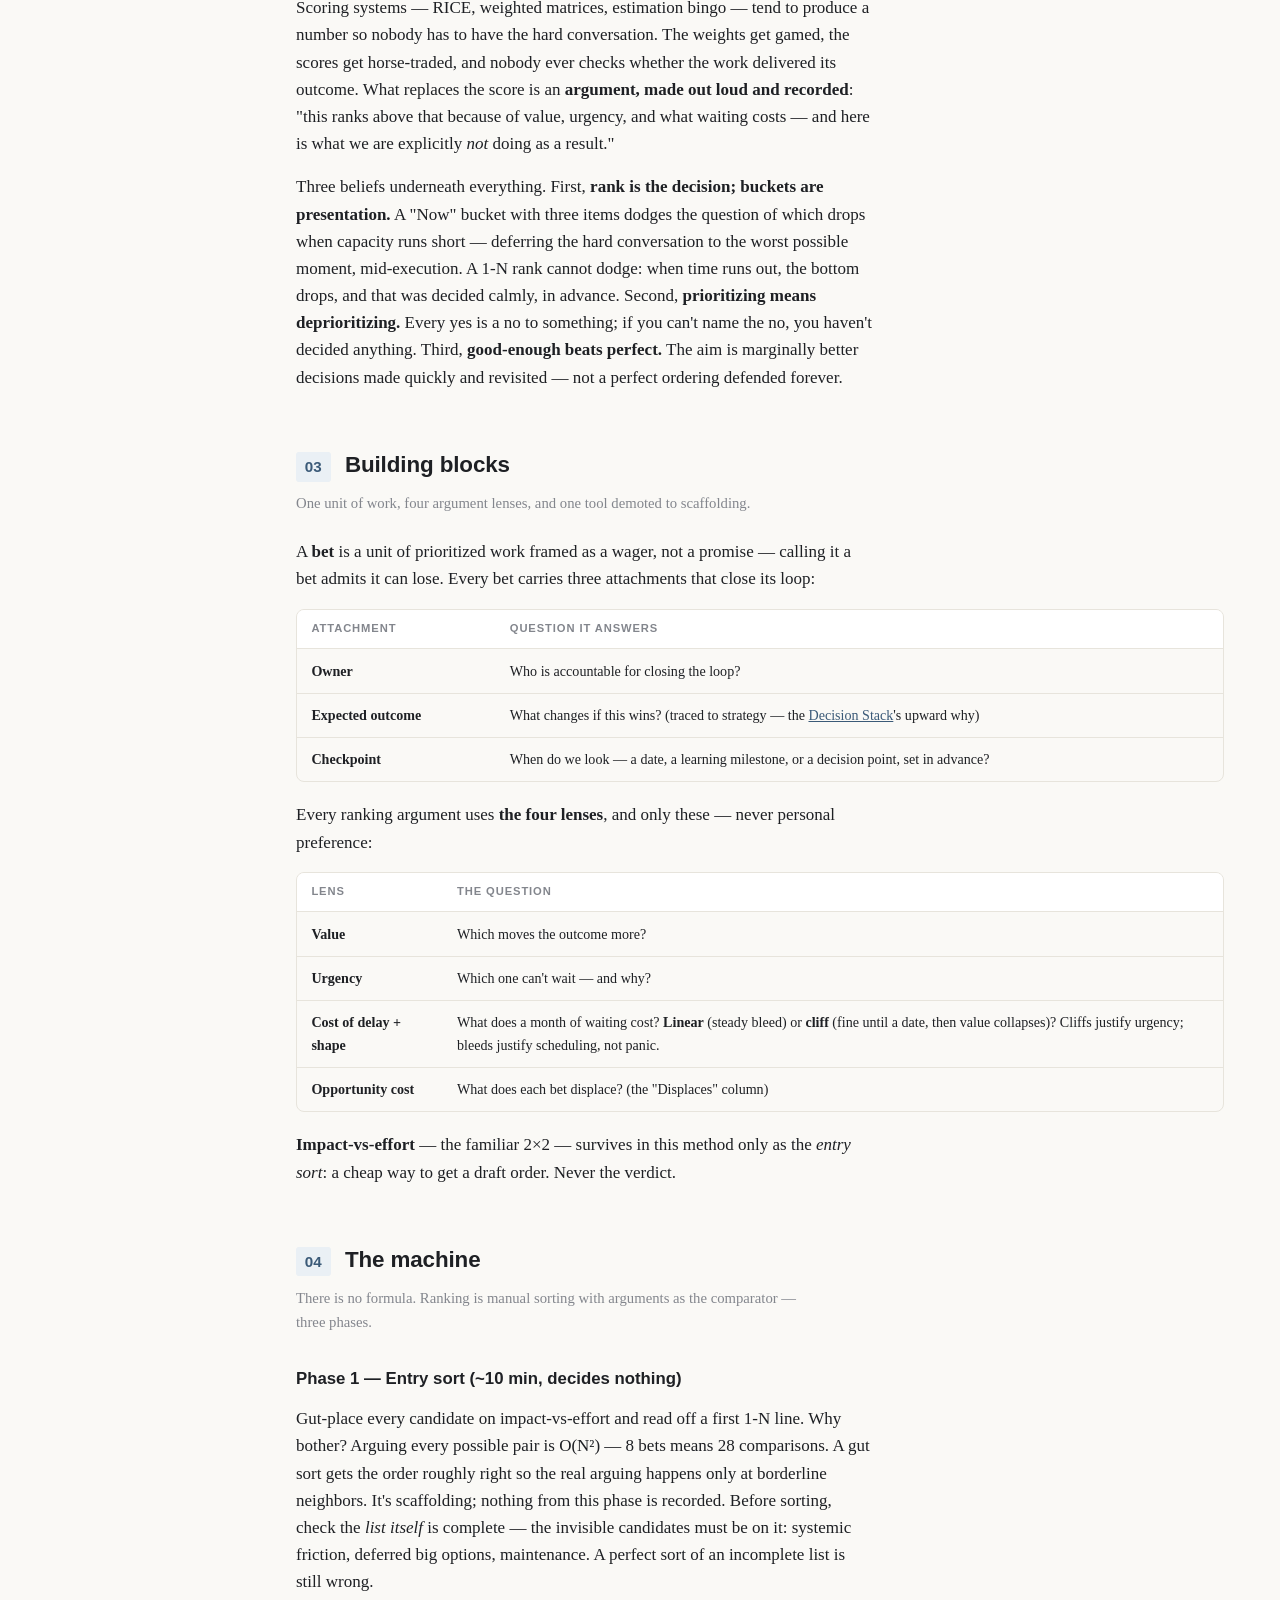
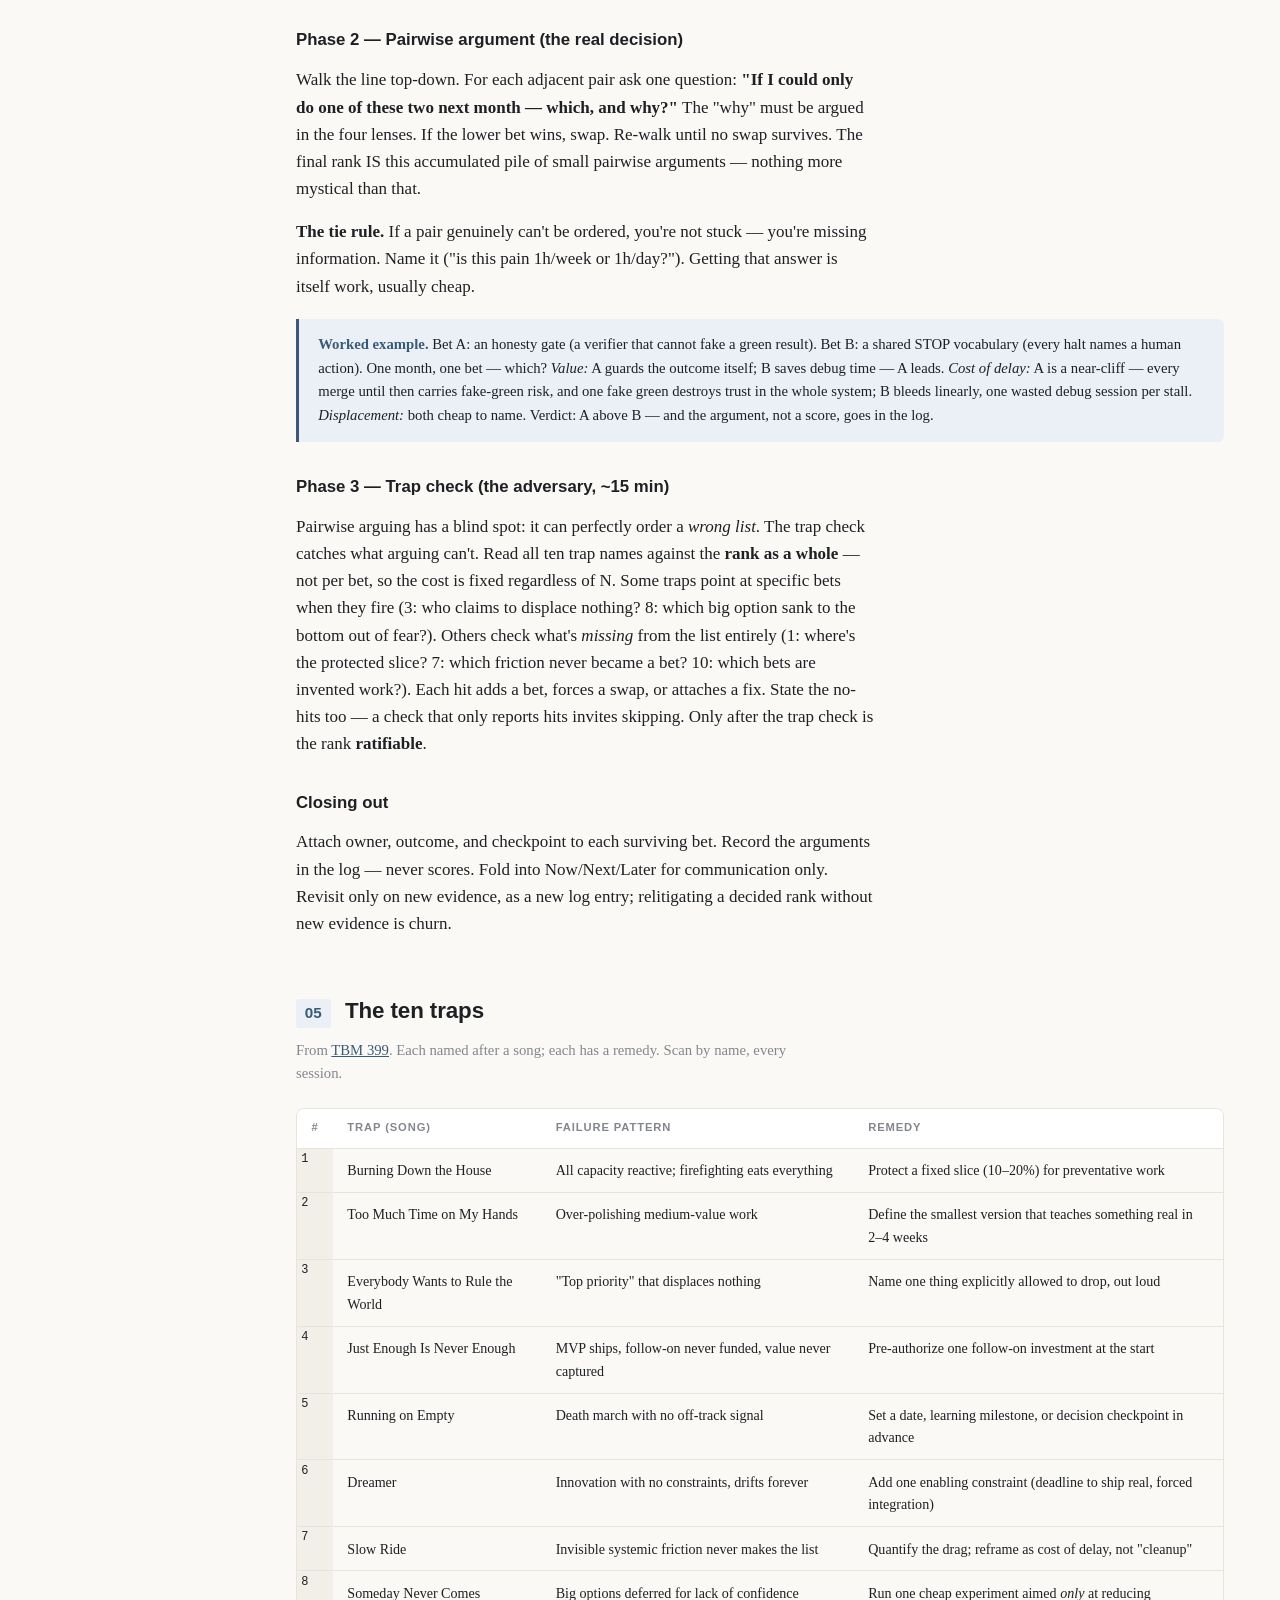
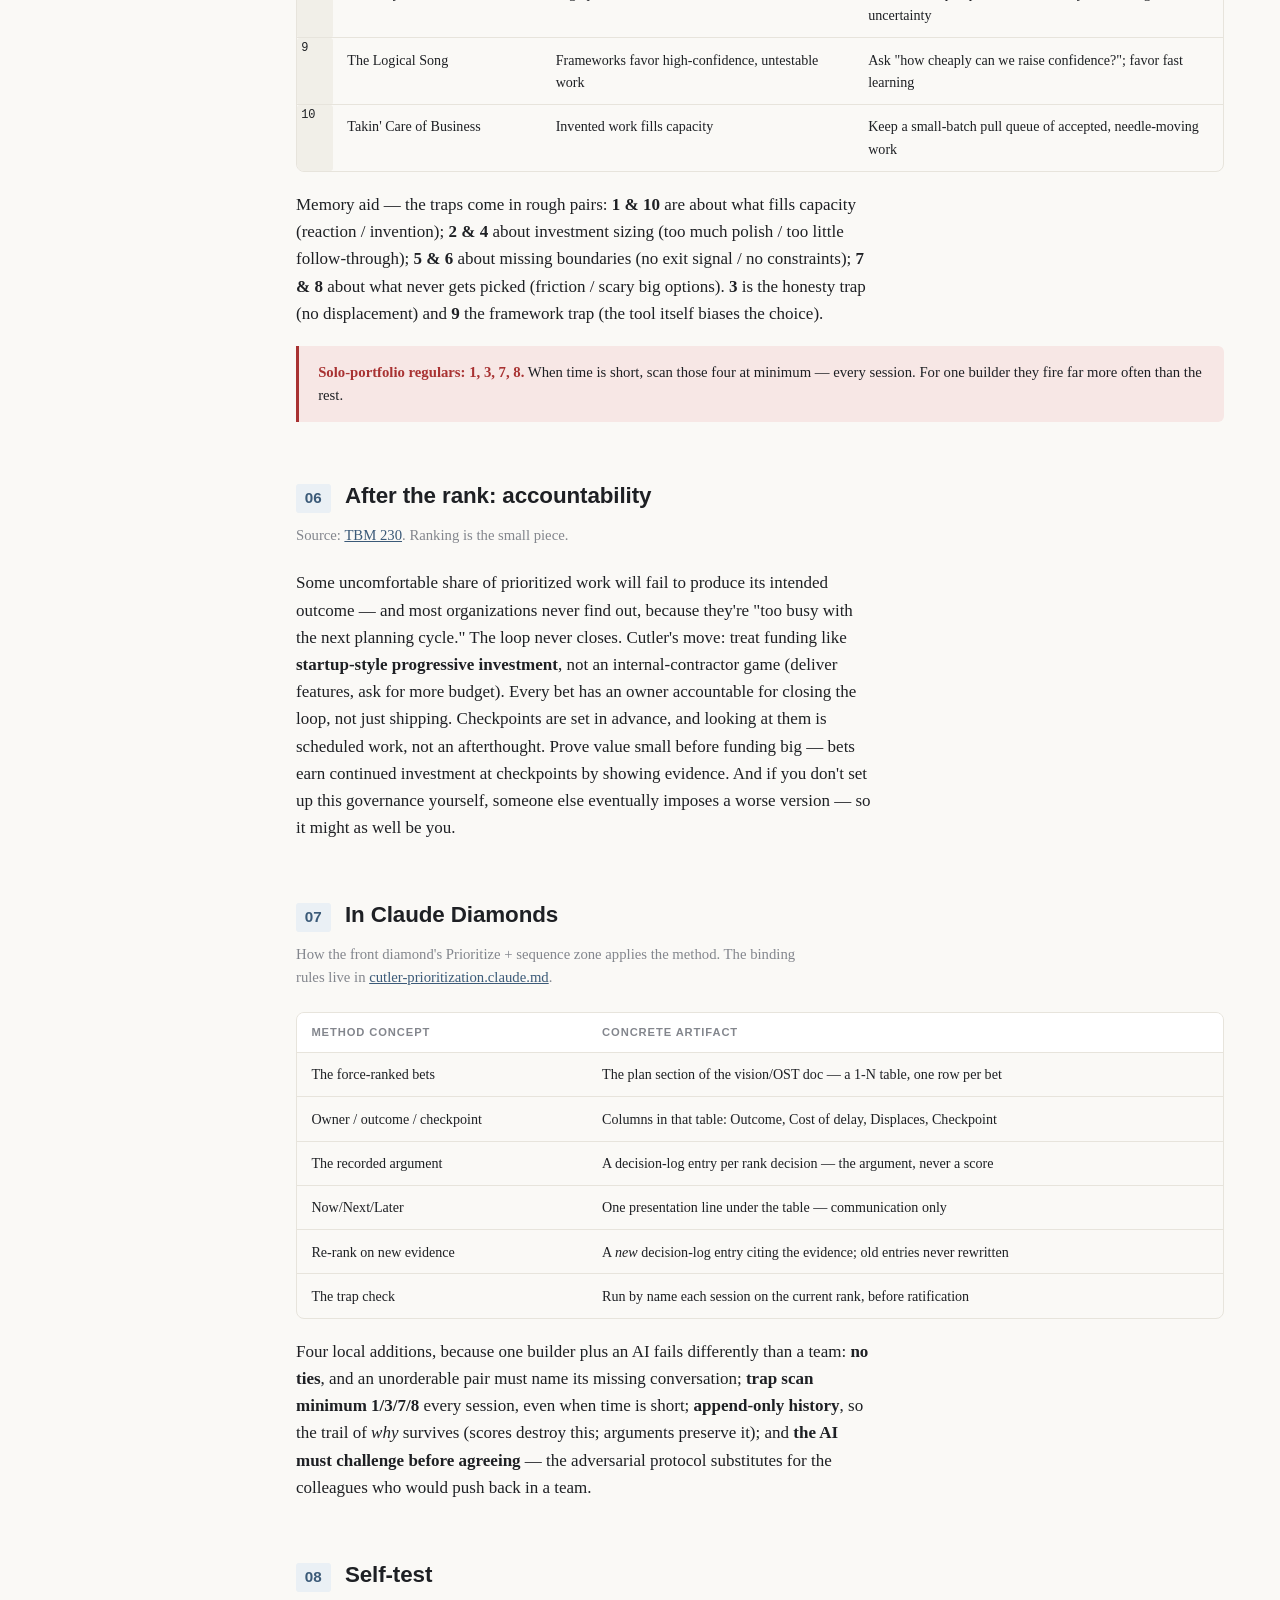
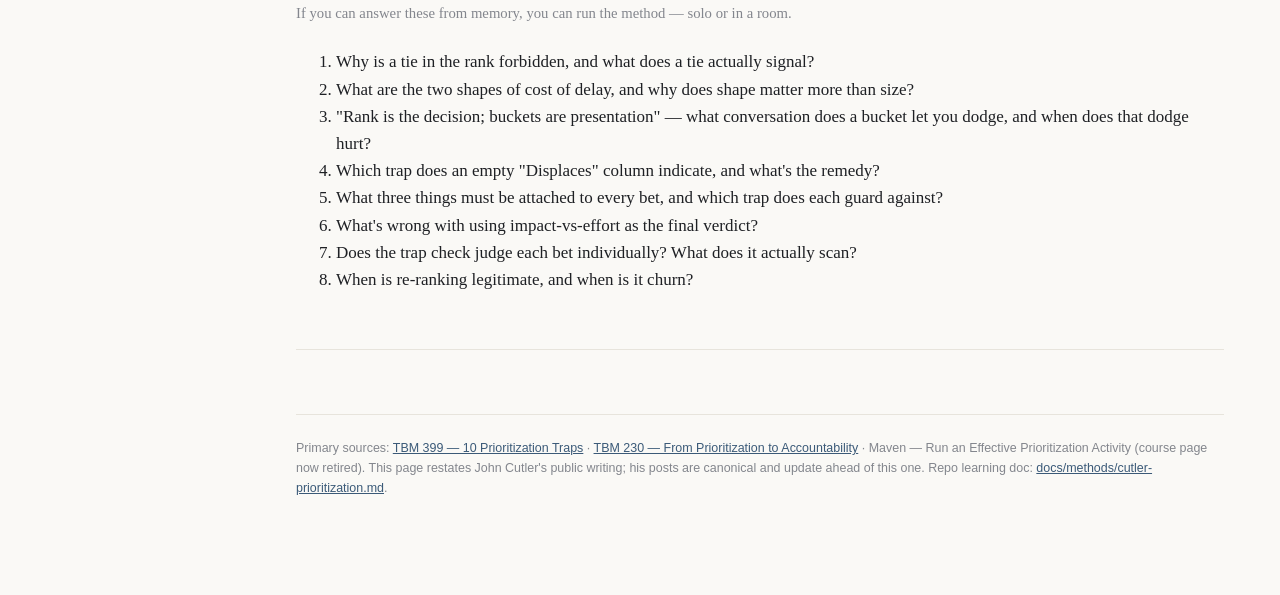
<file: docs-site/cutler.html>
<!doctype html>
<html lang="en">
<head>
<meta charset="utf-8">
<meta name="viewport" content="width=device-width, initial-scale=1">
<title>Prioritization — Cutler — Claude Diamonds</title>
<meta name="description" content="John Cutler's prioritization method, learned properly: force-ranked 1-N bets, the pairwise-argument machine, the ten named traps, and how Claude Diamonds applies it.">
<link rel="icon" href="data:image/svg+xml,%3Csvg%20xmlns%3D%22http%3A//www.w3.org/2000/svg%22%20viewBox%3D%220%200%20100%20100%22%3E%3Ctext%20y%3D%22.9em%22%20font-size%3D%2290%22%3E%F0%9F%92%A0%3C/text%3E%3C/svg%3E">
<link rel="stylesheet" href="styles.css">
</head>
<body>
  <header class="site-header">
    <a class="brand" href="index.html">Claude Diamonds — Learning</a>
    <nav>
      <a href="index.html">Learning hub</a>
      <span class="nav-sep" aria-hidden="true" style="color:var(--border);user-select:none">|</span>
      <a href="index.html#the-method">The method</a>
      <span class="nav-sep" aria-hidden="true" style="color:var(--border);user-select:none">|</span>
      <a href="index.html#product-methodologies">Product Methodologies</a>
      <span class="nav-sep" aria-hidden="true" style="color:var(--border);user-select:none">|</span>
      <a href="index.html#claude-aspects">Claude Aspects</a>
      <span class="nav-sep" aria-hidden="true" style="color:var(--border);user-select:none">|</span>
      <a href="https://github.com/azevedo-home-lab/Claude_Diamonds">GitHub ↗</a>
    </nav>
  </header>

  <div class="shell">
    <nav class="toc" aria-label="Table of contents">
      <p class="toc-label">On this page</p>
      <ol>
        <li><a href="#s1"><span class="n">01</span>The whole method on one page</a></li>
        <li><a href="#s2"><span class="n">02</span>Why: the stance</a></li>
        <li><a href="#s3"><span class="n">03</span>Building blocks</a></li>
        <li><a href="#s4"><span class="n">04</span>The machine</a></li>
        <li><a href="#s5"><span class="n">05</span>The ten traps</a></li>
        <li><a href="#s6"><span class="n">06</span>After the rank: accountability</a></li>
        <li><a href="#s7"><span class="n">07</span>In Claude Diamonds</a></li>
        <li><a href="#s8"><span class="n">08</span>Self-test</a></li>
      </ol>
    </nav>

    <main>
      <header class="doc-head">
        <p class="eyebrow">Claude Diamonds — method foundations</p>
        <h1 class="head">Prioritization — Cutler</h1>
        <p class="dek">Force-ranked 1-N bets instead of scored buckets: an argument made out loud and recorded, checked by ten named traps. This page teaches the method for solo use and for facilitating it in a workshop.</p>
        <div class="doc-meta">
          <span><strong>3</strong> primary sources</span>
          <span><strong>8</strong> sections</span>
          <span>Sources: <a href="https://cutlefish.substack.com/p/tbm-399-10-prioritization-traps">TBM 399</a> · <a href="https://cutlefish.substack.com/p/tbm-230-from-prioritization-to-accountability">TBM 230</a></span>
        </div>
      </header>

      <section class="stage" id="s1">
        <div class="stage-head"><span class="stage-num">01</span><h2>The whole method on one page</h2></div>
        <p class="stage-sub">You have N candidate pieces of work. The method turns them into one decided, defensible order.</p>

        <div class="figure">
          <svg viewBox="0 0 680 548" xmlns="http://www.w3.org/2000/svg" role="img" aria-label="The Cutler prioritization flow: collect all candidates, entry sort by impact vs effort, pairwise argument (the real decision), trap check (the adversary), ratified 1-N rank, record arguments in the log, present as Now/Next/Later, revisit at checkpoints — with a loop back from revisit to pairwise argument on new evidence.">
            <defs>
              <marker id="c1" markerWidth="8" markerHeight="8" refX="6" refY="4" orient="auto"><path d="M0,0 L8,4 L0,8 Z" fill="currentColor"/></marker>
              <marker id="c2" markerWidth="8" markerHeight="8" refX="6" refY="4" orient="auto"><path d="M0,0 L8,4 L0,8 Z" fill="currentColor" class="pattern-c"/></marker>
            </defs>

            <rect x="40" y="20" width="300" height="48" rx="8" fill="none" stroke="currentColor" stroke-width="2"/>
            <text x="190" y="49" text-anchor="middle" font-family="Helvetica Neue, Arial, sans-serif" font-size="13" font-weight="600" fill="currentColor">Collect all candidates</text>
            <text x="360" y="40" font-family="Iowan, Georgia, serif" font-size="12" fill="currentColor" opacity="0.75">including the invisible ones:</text>
            <text x="360" y="56" font-family="Iowan, Georgia, serif" font-size="12" fill="currentColor" opacity="0.75">friction, deferred options, maintenance</text>
            <path d="M190,68 V80" stroke="currentColor" stroke-width="2" fill="none" marker-end="url(#c1)"/>

            <rect x="40" y="84" width="300" height="48" rx="8" fill="none" stroke="currentColor" stroke-width="2"/>
            <text x="190" y="113" text-anchor="middle" font-family="Helvetica Neue, Arial, sans-serif" font-size="13" font-weight="600" fill="currentColor">Entry sort: impact vs effort</text>
            <text x="360" y="112" font-family="Iowan, Georgia, serif" font-size="12" fill="currentColor" opacity="0.75">10-min gut draft — decides nothing</text>
            <path d="M190,132 V144" stroke="currentColor" stroke-width="2" fill="none" marker-end="url(#c1)"/>

            <rect x="40" y="148" width="300" height="64" rx="8" fill="none" stroke="currentColor" class="accent" stroke-width="2.5"/>
            <text x="190" y="176" text-anchor="middle" font-family="Helvetica Neue, Arial, sans-serif" font-size="13" font-weight="700" class="accent" fill="currentColor">Pairwise argument</text>
            <text x="190" y="196" text-anchor="middle" font-family="Helvetica Neue, Arial, sans-serif" font-size="10" class="accent" fill="currentColor" opacity="0.85">value · urgency · cost of delay + shape · displacement</text>
            <text x="360" y="166" font-family="Iowan, Georgia, serif" font-size="12" fill="currentColor" opacity="0.75">the real decision: argue neighbors,</text>
            <text x="360" y="182" font-family="Iowan, Georgia, serif" font-size="12" fill="currentColor" opacity="0.75">swap when the lower bet wins,</text>
            <text x="360" y="198" font-family="Iowan, Georgia, serif" font-size="12" fill="currentColor" opacity="0.75">repeat until stable — no ties</text>
            <path d="M190,212 V224" stroke="currentColor" stroke-width="2" fill="none" marker-end="url(#c1)"/>

            <rect x="40" y="228" width="300" height="48" rx="8" fill="none" stroke="currentColor" class="pattern-c" stroke-width="2.5"/>
            <text x="190" y="257" text-anchor="middle" font-family="Helvetica Neue, Arial, sans-serif" font-size="13" font-weight="700" class="pattern-c" fill="currentColor">Trap check</text>
            <text x="360" y="248" font-family="Iowan, Georgia, serif" font-size="12" fill="currentColor" opacity="0.75">the adversary: 10 named failure</text>
            <text x="360" y="264" font-family="Iowan, Georgia, serif" font-size="12" fill="currentColor" opacity="0.75">patterns read against the whole rank</text>
            <path d="M190,276 V288" stroke="currentColor" stroke-width="2" fill="none" marker-end="url(#c1)"/>

            <rect x="40" y="292" width="300" height="48" rx="8" fill="none" stroke="currentColor" class="turn-c" stroke-width="2.5"/>
            <text x="190" y="321" text-anchor="middle" font-family="Helvetica Neue, Arial, sans-serif" font-size="13" font-weight="700" class="turn-c" fill="currentColor">Ratified 1-N rank</text>
            <text x="360" y="320" font-family="Iowan, Georgia, serif" font-size="12" fill="currentColor" opacity="0.75">each bet: owner, outcome, checkpoint</text>
            <path d="M190,340 V352" stroke="currentColor" stroke-width="2" fill="none" marker-end="url(#c1)"/>

            <rect x="40" y="356" width="300" height="48" rx="8" fill="none" stroke="currentColor" stroke-width="2"/>
            <text x="190" y="385" text-anchor="middle" font-family="Helvetica Neue, Arial, sans-serif" font-size="13" font-weight="600" fill="currentColor">Record arguments in the log</text>
            <text x="360" y="384" font-family="Iowan, Georgia, serif" font-size="12" fill="currentColor" opacity="0.75">never scores</text>
            <path d="M190,404 V416" stroke="currentColor" stroke-width="2" fill="none" marker-end="url(#c1)"/>

            <rect x="40" y="420" width="300" height="48" rx="8" fill="none" stroke="currentColor" stroke-width="2"/>
            <text x="190" y="449" text-anchor="middle" font-family="Helvetica Neue, Arial, sans-serif" font-size="13" font-weight="600" fill="currentColor">Present as Now / Next / Later</text>
            <text x="360" y="448" font-family="Iowan, Georgia, serif" font-size="12" fill="currentColor" opacity="0.75">communication only</text>
            <path d="M190,468 V480" stroke="currentColor" stroke-width="2" fill="none" marker-end="url(#c1)"/>

            <rect x="40" y="484" width="300" height="48" rx="8" fill="none" stroke="currentColor" stroke-width="2"/>
            <text x="190" y="513" text-anchor="middle" font-family="Helvetica Neue, Arial, sans-serif" font-size="13" font-weight="600" fill="currentColor">Revisit at checkpoints</text>
            <text x="360" y="504" font-family="Iowan, Georgia, serif" font-size="12" fill="currentColor" opacity="0.75">re-rank only on new evidence,</text>
            <text x="360" y="520" font-family="Iowan, Georgia, serif" font-size="12" fill="currentColor" opacity="0.75">as a new log entry</text>

            <path d="M40,508 H16 V180 H32" stroke="currentColor" class="pattern-c" stroke-width="1.5" fill="none" stroke-dasharray="5 4" marker-end="url(#c2)"/>
            <text transform="translate(12,392) rotate(-90)" font-family="Iowan, Georgia, serif" font-size="10.5" class="pattern-c" fill="currentColor">new evidence → re-rank</text>
          </svg>
          <p class="figcaption">The blue box is where the decision is made; the amber box is where it is challenged; the green box is the first moment the rank is ratifiable.</p>
        </div>

        <div class="callout bridge">
          <strong>Two sentences to remember.</strong> Rank is the decision; buckets are presentation. And: you haven't prioritized anything until you can name what it displaces.
        </div>
      </section>

      <section class="stage" id="s2">
        <div class="stage-head"><span class="stage-num">02</span><h2>Why: the stance</h2></div>
        <p class="stage-sub">Cutler is framework-skeptical, not framework-free. The target is false rigor.</p>
        <p>Scoring systems — RICE, weighted matrices, estimation bingo — tend to produce a number so nobody has to have the hard conversation. The weights get gamed, the scores get horse-traded, and nobody ever checks whether the work delivered its outcome. What replaces the score is an <strong>argument, made out loud and recorded</strong>: "this ranks above that because of value, urgency, and what waiting costs — and here is what we are explicitly <em>not</em> doing as a result."</p>
        <p>Three beliefs underneath everything. First, <strong>rank is the decision; buckets are presentation.</strong> A "Now" bucket with three items dodges the question of which drops when capacity runs short — deferring the hard conversation to the worst possible moment, mid-execution. A 1-N rank cannot dodge: when time runs out, the bottom drops, and that was decided calmly, in advance. Second, <strong>prioritizing means deprioritizing.</strong> Every yes is a no to something; if you can't name the no, you haven't decided anything. Third, <strong>good-enough beats perfect.</strong> The aim is marginally better decisions made quickly and revisited — not a perfect ordering defended forever.</p>
      </section>

      <section class="stage" id="s3">
        <div class="stage-head"><span class="stage-num">03</span><h2>Building blocks</h2></div>
        <p class="stage-sub">One unit of work, four argument lenses, and one tool demoted to scaffolding.</p>
        <p>A <strong>bet</strong> is a unit of prioritized work framed as a wager, not a promise — calling it a bet admits it can lose. Every bet carries three attachments that close its loop:</p>
        <div class="scrollwrap">
          <table>
            <thead><tr><th>Attachment</th><th>Question it answers</th></tr></thead>
            <tbody>
              <tr><td><strong>Owner</strong></td><td>Who is accountable for closing the loop?</td></tr>
              <tr><td><strong>Expected outcome</strong></td><td>What changes if this wins? (traced to strategy — the <a href="decision-stack.html">Decision Stack</a>'s upward why)</td></tr>
              <tr><td><strong>Checkpoint</strong></td><td>When do we look — a date, a learning milestone, or a decision point, set in advance?</td></tr>
            </tbody>
          </table>
        </div>
        <p>Every ranking argument uses <strong>the four lenses</strong>, and only these — never personal preference:</p>
        <div class="scrollwrap">
          <table>
            <thead><tr><th>Lens</th><th>The question</th></tr></thead>
            <tbody>
              <tr><td><strong>Value</strong></td><td>Which moves the outcome more?</td></tr>
              <tr><td><strong>Urgency</strong></td><td>Which one can't wait — and why?</td></tr>
              <tr><td><strong>Cost of delay + shape</strong></td><td>What does a month of waiting cost? <strong>Linear</strong> (steady bleed) or <strong>cliff</strong> (fine until a date, then value collapses)? Cliffs justify urgency; bleeds justify scheduling, not panic.</td></tr>
              <tr><td><strong>Opportunity cost</strong></td><td>What does each bet displace? (the "Displaces" column)</td></tr>
            </tbody>
          </table>
        </div>
        <p><strong>Impact-vs-effort</strong> — the familiar 2×2 — survives in this method only as the <em>entry sort</em>: a cheap way to get a draft order. Never the verdict.</p>
      </section>

      <section class="stage" id="s4">
        <div class="stage-head"><span class="stage-num">04</span><h2>The machine</h2></div>
        <p class="stage-sub">There is no formula. Ranking is manual sorting with arguments as the comparator — three phases.</p>

        <h3>Phase 1 — Entry sort (~10 min, decides nothing)</h3>
        <p>Gut-place every candidate on impact-vs-effort and read off a first 1-N line. Why bother? Arguing every possible pair is O(N²) — 8 bets means 28 comparisons. A gut sort gets the order roughly right so the real arguing happens only at borderline neighbors. It's scaffolding; nothing from this phase is recorded. Before sorting, check the <em>list itself</em> is complete — the invisible candidates must be on it: systemic friction, deferred big options, maintenance. A perfect sort of an incomplete list is still wrong.</p>

        <h3>Phase 2 — Pairwise argument (the real decision)</h3>
        <p>Walk the line top-down. For each adjacent pair ask one question: <strong>"If I could only do one of these two next month — which, and why?"</strong> The "why" must be argued in the four lenses. If the lower bet wins, swap. Re-walk until no swap survives. The final rank IS this accumulated pile of small pairwise arguments — nothing more mystical than that.</p>
        <p><strong>The tie rule.</strong> If a pair genuinely can't be ordered, you're not stuck — you're missing information. Name it ("is this pain 1h/week or 1h/day?"). Getting that answer is itself work, usually cheap.</p>
        <div class="callout bridge">
          <strong>Worked example.</strong> Bet A: an honesty gate (a verifier that cannot fake a green result). Bet B: a shared STOP vocabulary (every halt names a human action). One month, one bet — which? <em>Value:</em> A guards the outcome itself; B saves debug time — A leads. <em>Cost of delay:</em> A is a near-cliff — every merge until then carries fake-green risk, and one fake green destroys trust in the whole system; B bleeds linearly, one wasted debug session per stall. <em>Displacement:</em> both cheap to name. Verdict: A above B — and the argument, not a score, goes in the log.
        </div>

        <h3>Phase 3 — Trap check (the adversary, ~15 min)</h3>
        <p>Pairwise arguing has a blind spot: it can perfectly order a <em>wrong list</em>. The trap check catches what arguing can't. Read all ten trap names against the <strong>rank as a whole</strong> — not per bet, so the cost is fixed regardless of N. Some traps point at specific bets when they fire (3: who claims to displace nothing? 8: which big option sank to the bottom out of fear?). Others check what's <em>missing</em> from the list entirely (1: where's the protected slice? 7: which friction never became a bet? 10: which bets are invented work?). Each hit adds a bet, forces a swap, or attaches a fix. State the no-hits too — a check that only reports hits invites skipping. Only after the trap check is the rank <strong>ratifiable</strong>.</p>

        <h3>Closing out</h3>
        <p>Attach owner, outcome, and checkpoint to each surviving bet. Record the arguments in the log — never scores. Fold into Now/Next/Later for communication only. Revisit only on new evidence, as a new log entry; relitigating a decided rank without new evidence is churn.</p>
      </section>

      <section class="stage" id="s5">
        <div class="stage-head"><span class="stage-num">05</span><h2>The ten traps</h2></div>
        <p class="stage-sub">From <a href="https://cutlefish.substack.com/p/tbm-399-10-prioritization-traps">TBM 399</a>. Each named after a song; each has a remedy. Scan by name, every session.</p>
        <div class="scrollwrap">
          <table>
            <thead><tr><th>#</th><th>Trap (song)</th><th>Failure pattern</th><th>Remedy</th></tr></thead>
            <tbody>
              <tr><td class="mono">1</td><td>Burning Down the House</td><td>All capacity reactive; firefighting eats everything</td><td>Protect a fixed slice (10–20%) for preventative work</td></tr>
              <tr><td class="mono">2</td><td>Too Much Time on My Hands</td><td>Over-polishing medium-value work</td><td>Define the smallest version that teaches something real in 2–4 weeks</td></tr>
              <tr><td class="mono">3</td><td>Everybody Wants to Rule the World</td><td>"Top priority" that displaces nothing</td><td>Name one thing explicitly allowed to drop, out loud</td></tr>
              <tr><td class="mono">4</td><td>Just Enough Is Never Enough</td><td>MVP ships, follow-on never funded, value never captured</td><td>Pre-authorize one follow-on investment at the start</td></tr>
              <tr><td class="mono">5</td><td>Running on Empty</td><td>Death march with no off-track signal</td><td>Set a date, learning milestone, or decision checkpoint in advance</td></tr>
              <tr><td class="mono">6</td><td>Dreamer</td><td>Innovation with no constraints, drifts forever</td><td>Add one enabling constraint (deadline to ship real, forced integration)</td></tr>
              <tr><td class="mono">7</td><td>Slow Ride</td><td>Invisible systemic friction never makes the list</td><td>Quantify the drag; reframe as cost of delay, not "cleanup"</td></tr>
              <tr><td class="mono">8</td><td>Someday Never Comes</td><td>Big options deferred for lack of confidence</td><td>Run one cheap experiment aimed <em>only</em> at reducing uncertainty</td></tr>
              <tr><td class="mono">9</td><td>The Logical Song</td><td>Frameworks favor high-confidence, untestable work</td><td>Ask "how cheaply can we raise confidence?"; favor fast learning</td></tr>
              <tr><td class="mono">10</td><td>Takin' Care of Business</td><td>Invented work fills capacity</td><td>Keep a small-batch pull queue of accepted, needle-moving work</td></tr>
            </tbody>
          </table>
        </div>
        <p>Memory aid — the traps come in rough pairs: <strong>1 &amp; 10</strong> are about what fills capacity (reaction / invention); <strong>2 &amp; 4</strong> about investment sizing (too much polish / too little follow-through); <strong>5 &amp; 6</strong> about missing boundaries (no exit signal / no constraints); <strong>7 &amp; 8</strong> about what never gets picked (friction / scary big options). <strong>3</strong> is the honesty trap (no displacement) and <strong>9</strong> the framework trap (the tool itself biases the choice).</p>
        <div class="callout">
          <strong>Solo-portfolio regulars: 1, 3, 7, 8.</strong> When time is short, scan those four at minimum — every session. For one builder they fire far more often than the rest.
        </div>
      </section>

      <section class="stage" id="s6">
        <div class="stage-head"><span class="stage-num">06</span><h2>After the rank: accountability</h2></div>
        <p class="stage-sub">Source: <a href="https://cutlefish.substack.com/p/tbm-230-from-prioritization-to-accountability">TBM 230</a>. Ranking is the small piece.</p>
        <p>Some uncomfortable share of prioritized work will fail to produce its intended outcome — and most organizations never find out, because they're "too busy with the next planning cycle." The loop never closes. Cutler's move: treat funding like <strong>startup-style progressive investment</strong>, not an internal-contractor game (deliver features, ask for more budget). Every bet has an owner accountable for closing the loop, not just shipping. Checkpoints are set in advance, and looking at them is scheduled work, not an afterthought. Prove value small before funding big — bets earn continued investment at checkpoints by showing evidence. And if you don't set up this governance yourself, someone else eventually imposes a worse version — so it might as well be you.</p>
      </section>

      <section class="stage" id="s7">
        <div class="stage-head"><span class="stage-num">07</span><h2>In Claude Diamonds</h2></div>
        <p class="stage-sub">How the front diamond's Prioritize + sequence zone applies the method. The binding rules live in <a href="https://github.com/azevedo-home-lab/Claude_Diamonds/blob/main/docs/methods/cutler-prioritization.claude.md">cutler-prioritization.claude.md</a>.</p>
        <div class="scrollwrap">
          <table>
            <thead><tr><th>Method concept</th><th>Concrete artifact</th></tr></thead>
            <tbody>
              <tr><td>The force-ranked bets</td><td>The plan section of the vision/OST doc — a 1-N table, one row per bet</td></tr>
              <tr><td>Owner / outcome / checkpoint</td><td>Columns in that table: Outcome, Cost of delay, Displaces, Checkpoint</td></tr>
              <tr><td>The recorded argument</td><td>A decision-log entry per rank decision — the argument, never a score</td></tr>
              <tr><td>Now/Next/Later</td><td>One presentation line under the table — communication only</td></tr>
              <tr><td>Re-rank on new evidence</td><td>A <em>new</em> decision-log entry citing the evidence; old entries never rewritten</td></tr>
              <tr><td>The trap check</td><td>Run by name each session on the current rank, before ratification</td></tr>
            </tbody>
          </table>
        </div>
        <p>Four local additions, because one builder plus an AI fails differently than a team: <strong>no ties</strong>, and an unorderable pair must name its missing conversation; <strong>trap scan minimum 1/3/7/8</strong> every session, even when time is short; <strong>append-only history</strong>, so the trail of <em>why</em> survives (scores destroy this; arguments preserve it); and <strong>the AI must challenge before agreeing</strong> — the adversarial protocol substitutes for the colleagues who would push back in a team.</p>
      </section>

      <section class="stage" id="s8">
        <div class="stage-head"><span class="stage-num">08</span><h2>Self-test</h2></div>
        <p class="stage-sub">If you can answer these from memory, you can run the method — solo or in a room.</p>
        <ol>
          <li>Why is a tie in the rank forbidden, and what does a tie actually signal?</li>
          <li>What are the two shapes of cost of delay, and why does shape matter more than size?</li>
          <li>"Rank is the decision; buckets are presentation" — what conversation does a bucket let you dodge, and when does that dodge hurt?</li>
          <li>Which trap does an empty "Displaces" column indicate, and what's the remedy?</li>
          <li>What three things must be attached to every bet, and which trap does each guard against?</li>
          <li>What's wrong with using impact-vs-effort as the final verdict?</li>
          <li>Does the trap check judge each bet individually? What does it actually scan?</li>
          <li>When is re-ranking legitimate, and when is it churn?</li>
        </ol>
      </section>

      <hr class="divider">

      <footer>
        Primary sources: <a href="https://cutlefish.substack.com/p/tbm-399-10-prioritization-traps">TBM 399 — 10 Prioritization Traps</a> · <a href="https://cutlefish.substack.com/p/tbm-230-from-prioritization-to-accountability">TBM 230 — From Prioritization to Accountability</a> · Maven — Run an Effective Prioritization Activity (course page now retired). This page restates John Cutler's public writing; his posts are canonical and update ahead of this one. Repo learning doc: <a href="https://github.com/azevedo-home-lab/Claude_Diamonds/blob/main/docs/methods/cutler-prioritization.md">docs/methods/cutler-prioritization.md</a>.
      </footer>
    </main>
  </div>
</body>
</html>
</file>
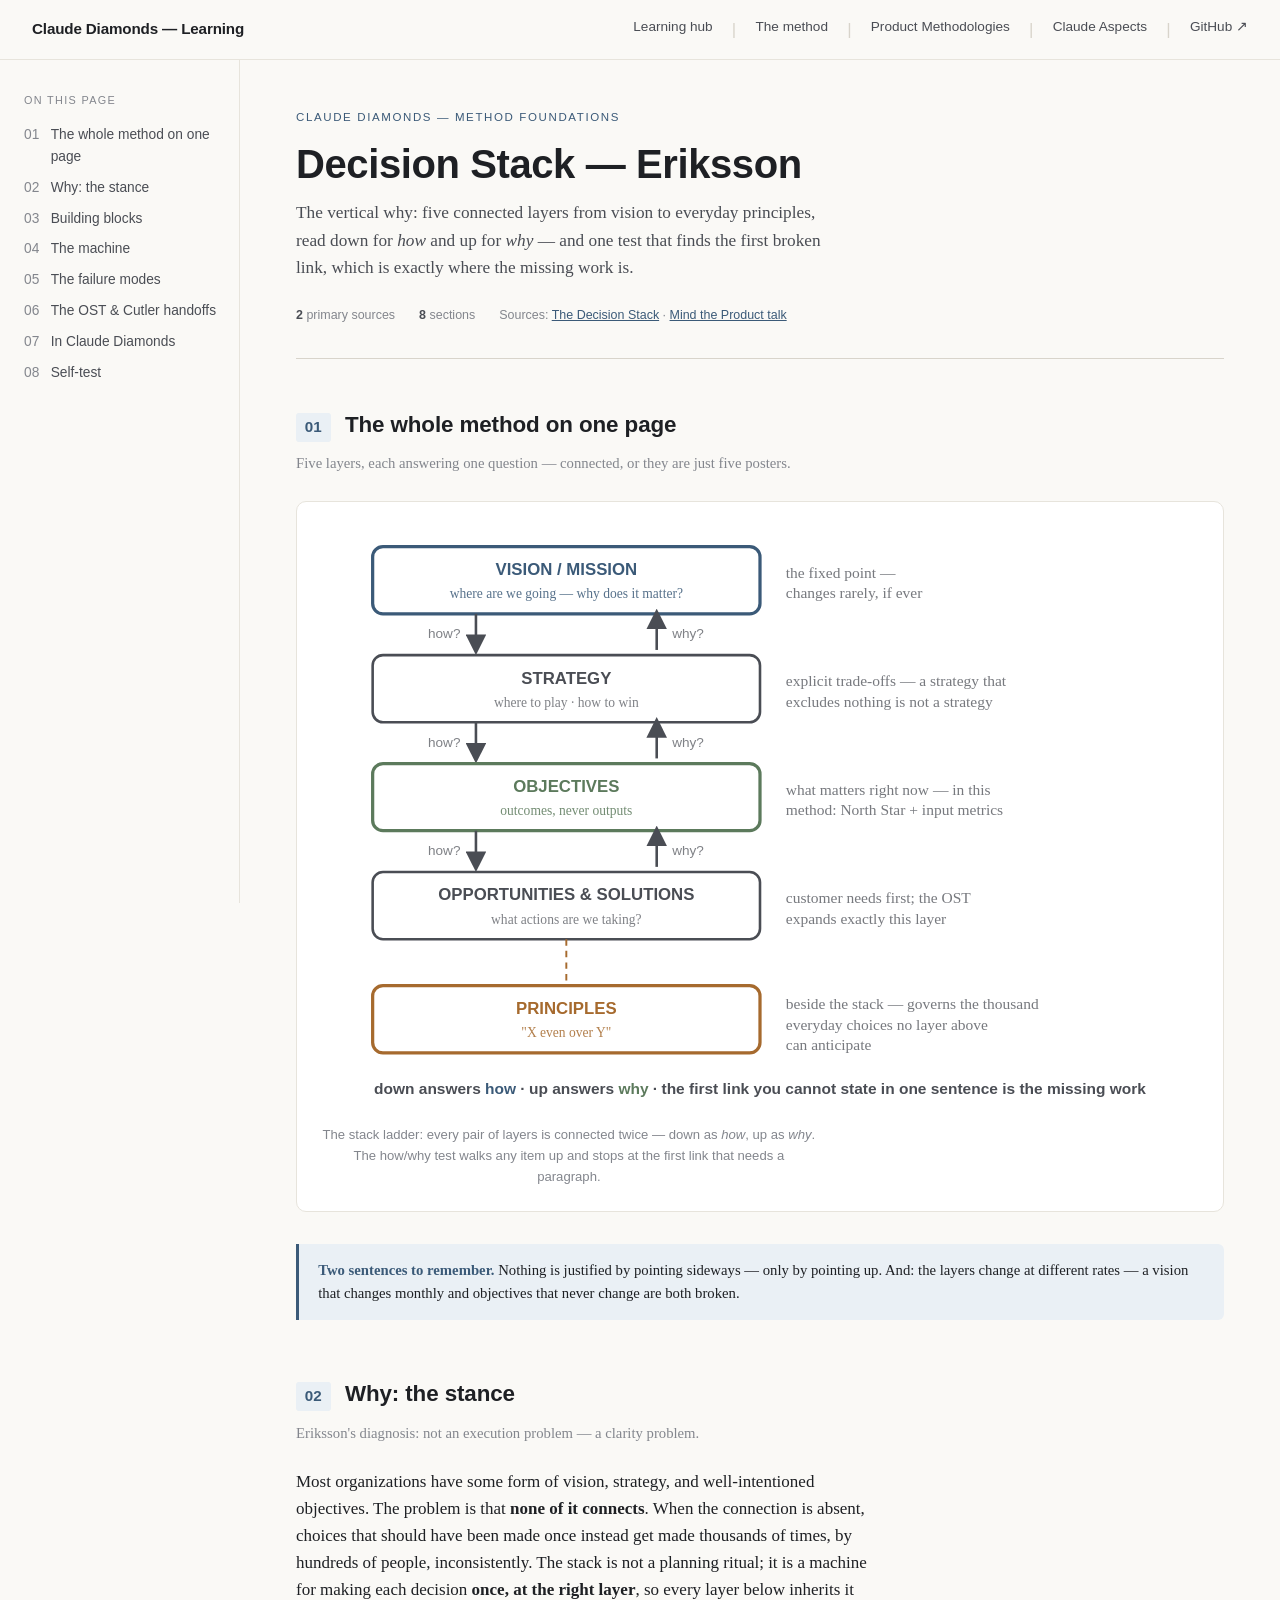
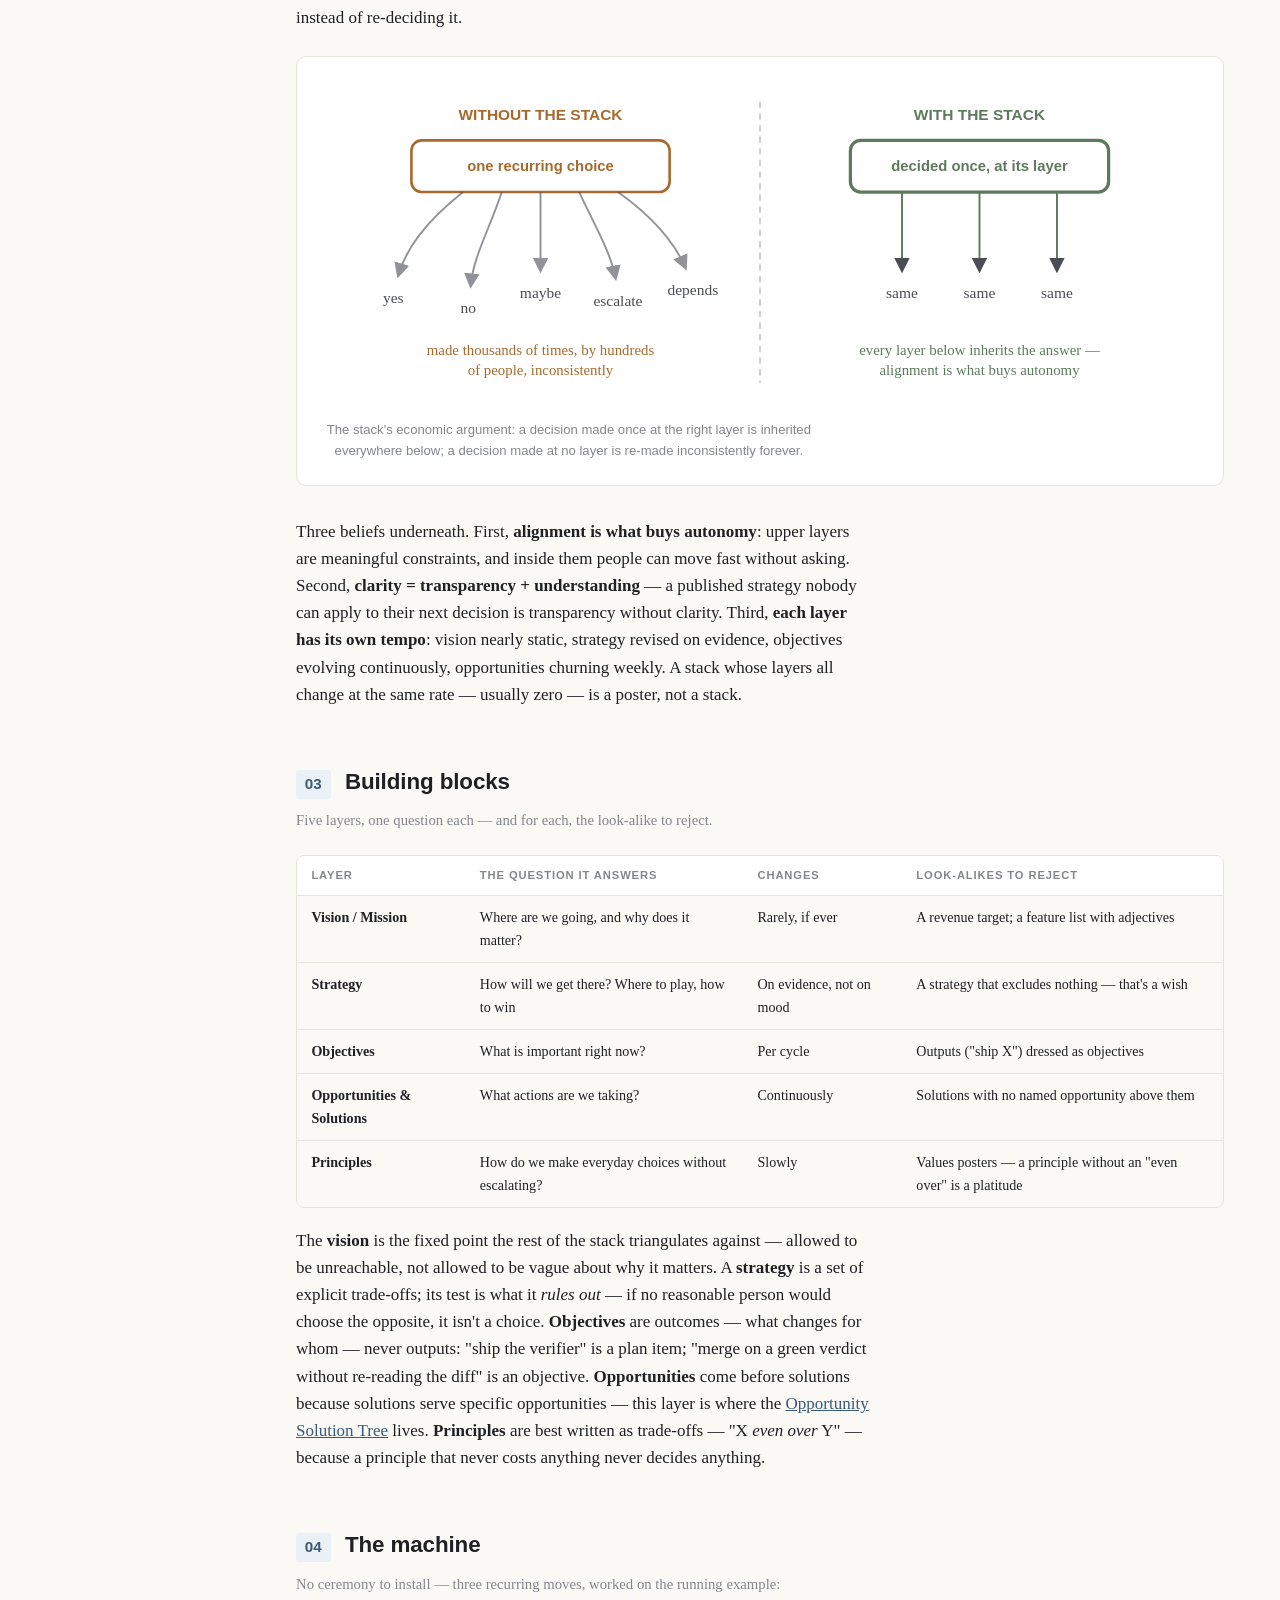
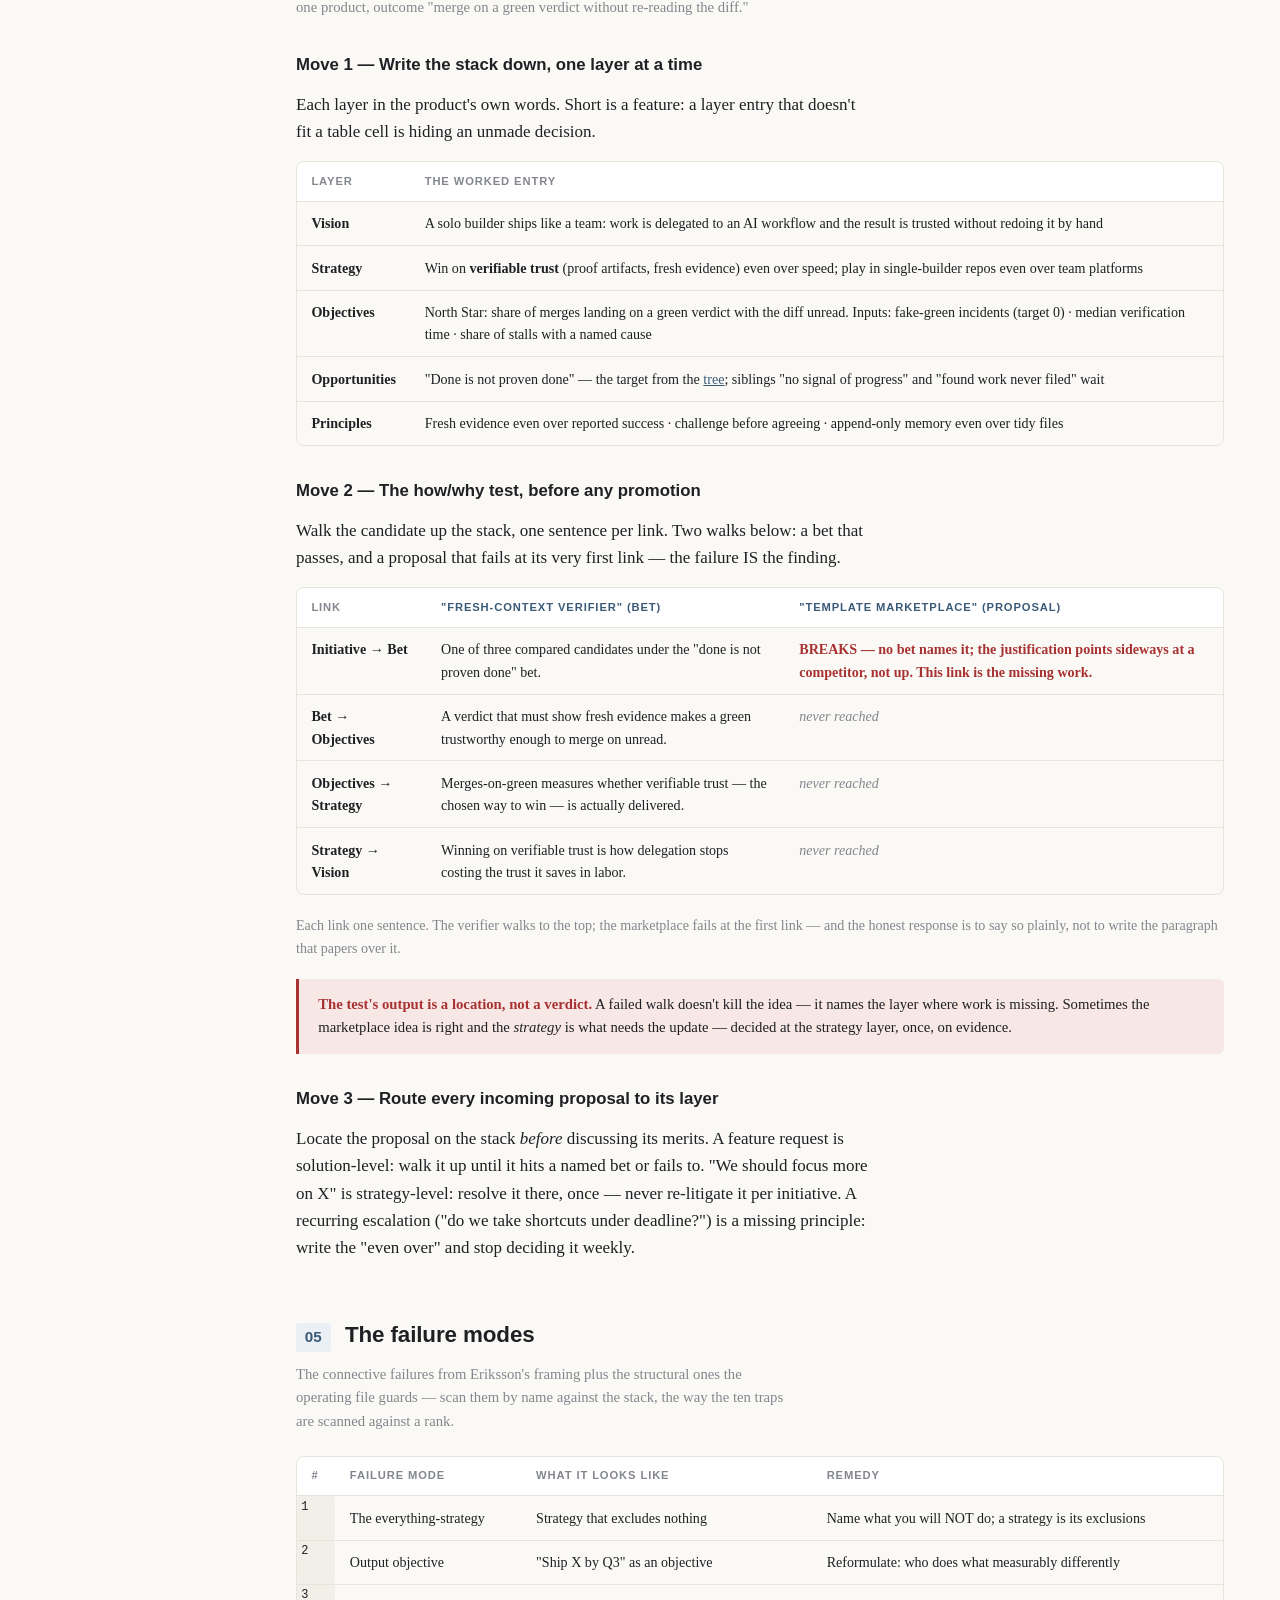
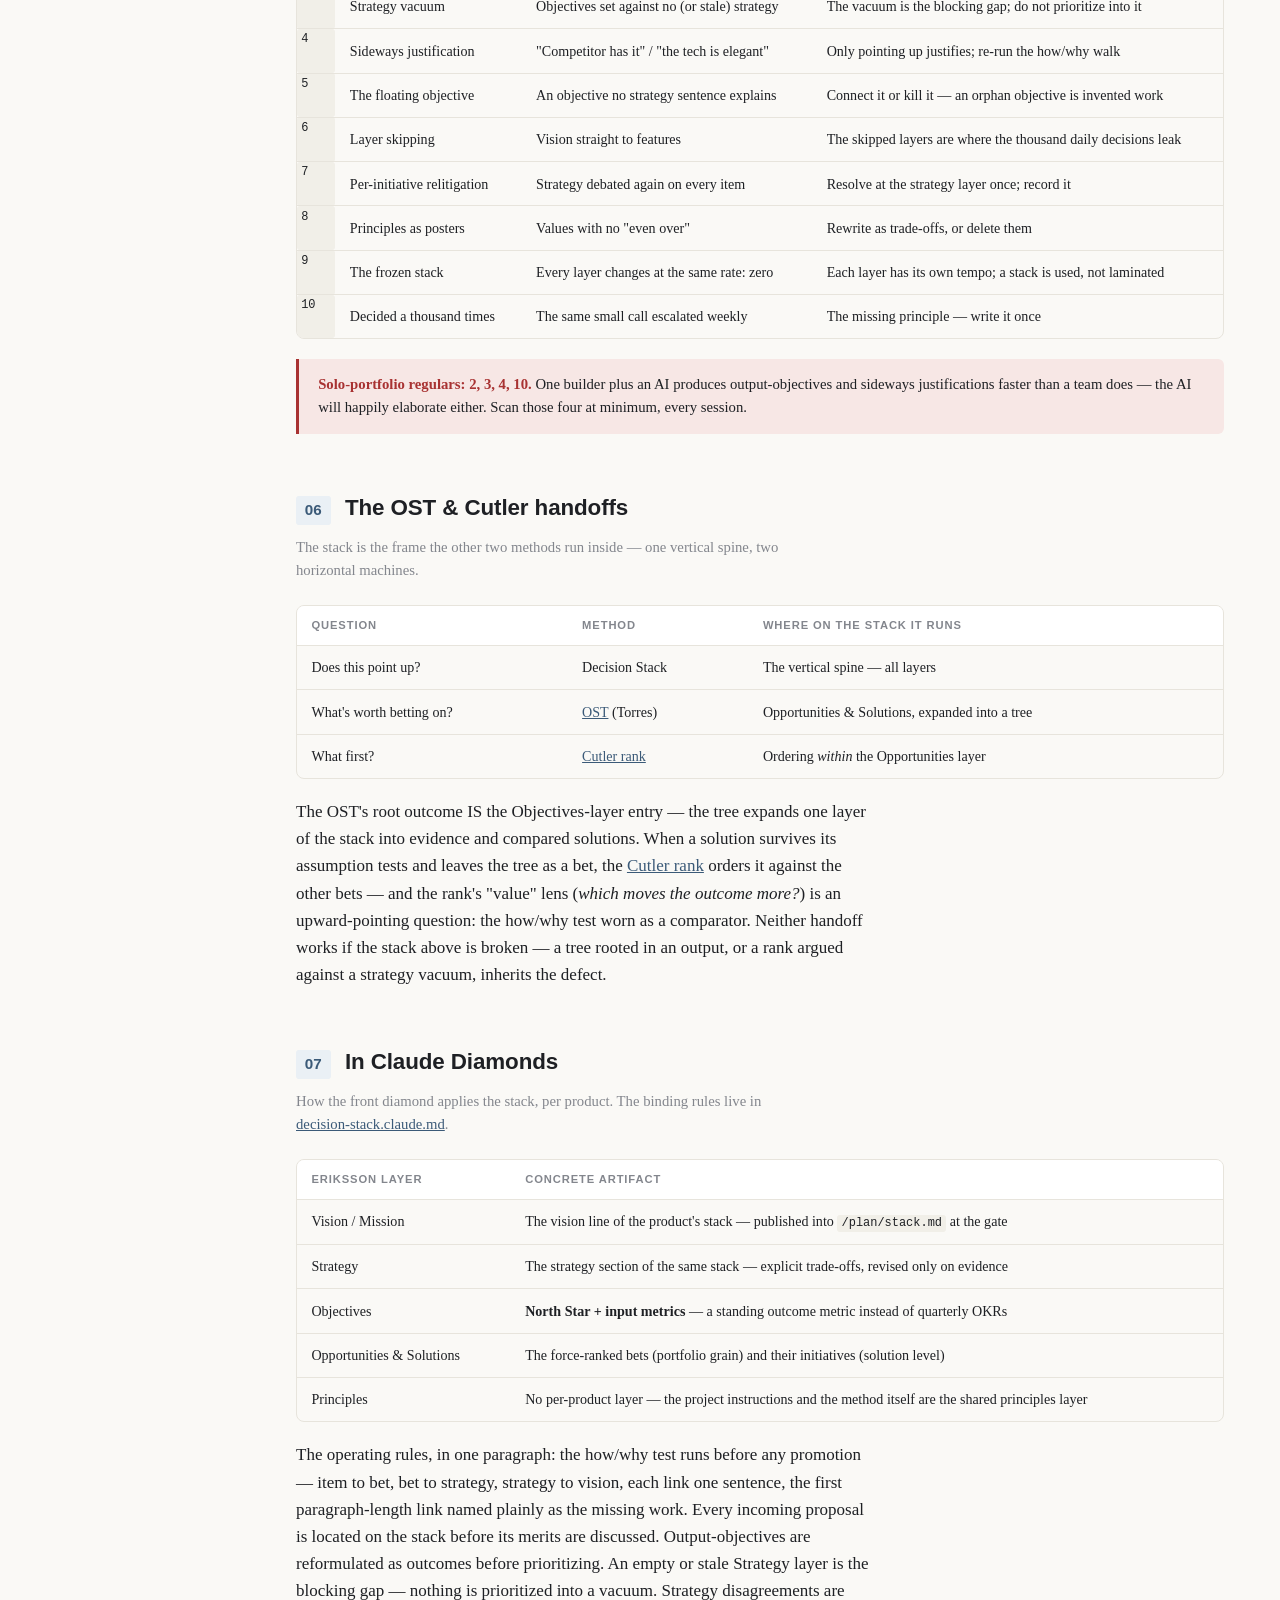
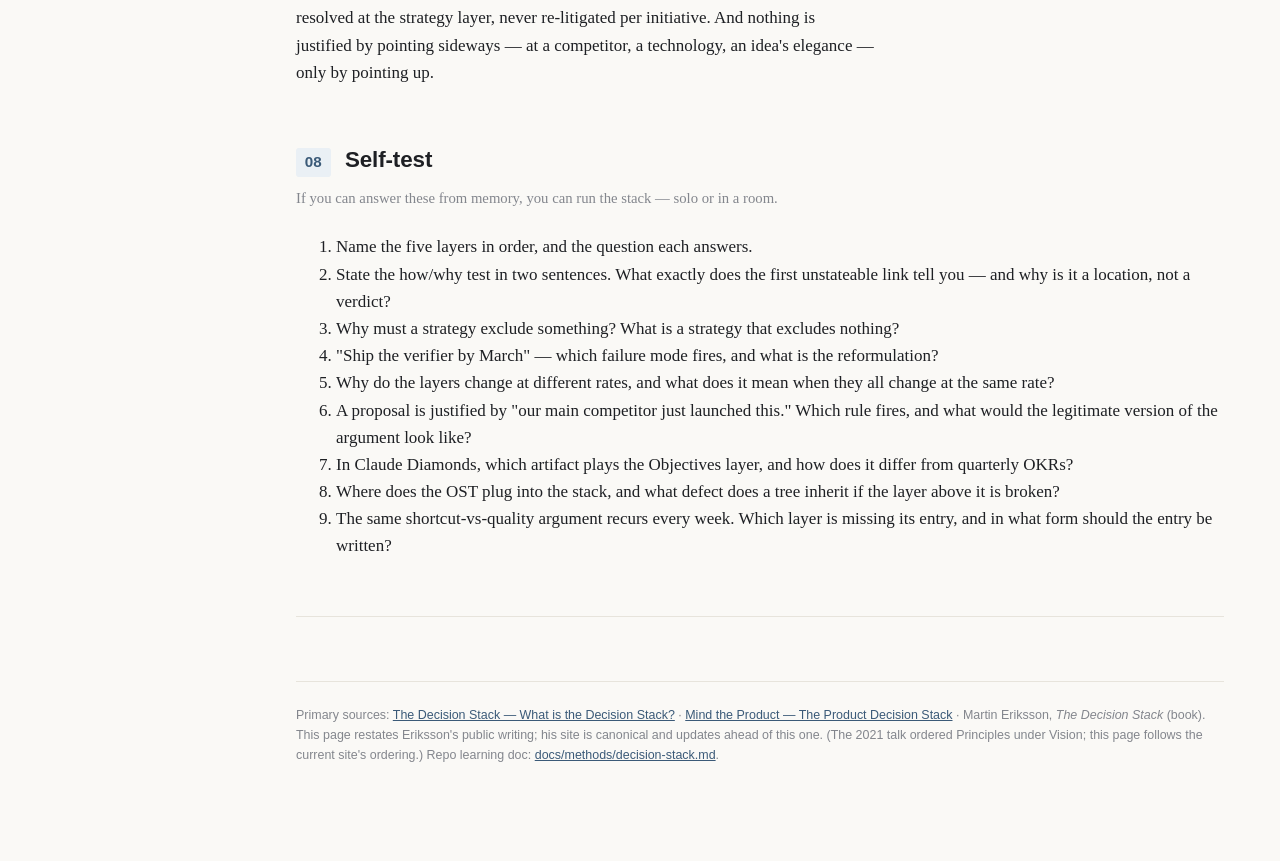
<file: docs-site/decision-stack.html>
<!doctype html>
<html lang="en">
<head>
<meta charset="utf-8">
<meta name="viewport" content="width=device-width, initial-scale=1">
<title>Decision Stack — Eriksson — Claude Diamonds</title>
<meta name="description" content="Martin Eriksson's Decision Stack, learned properly: five connected layers, the how/why test that finds the missing work, the failure-mode scan — and how Claude Diamonds applies it.">
<link rel="icon" href="data:image/svg+xml,%3Csvg%20xmlns%3D%22http%3A//www.w3.org/2000/svg%22%20viewBox%3D%220%200%20100%20100%22%3E%3Ctext%20y%3D%22.9em%22%20font-size%3D%2290%22%3E%F0%9F%92%A0%3C/text%3E%3C/svg%3E">
<link rel="stylesheet" href="styles.css">
<style>
  td.fail { color: var(--warn); font-weight: 600; }
  td.dim { color: var(--ink-faint); font-style: italic; }
  .howwhy th.walk { color: var(--accent); }
</style>
</head>
<body>
  <header class="site-header">
    <a class="brand" href="index.html">Claude Diamonds — Learning</a>
    <nav>
      <a href="index.html">Learning hub</a>
      <span class="nav-sep" aria-hidden="true" style="color:var(--border);user-select:none">|</span>
      <a href="index.html#the-method">The method</a>
      <span class="nav-sep" aria-hidden="true" style="color:var(--border);user-select:none">|</span>
      <a href="index.html#product-methodologies">Product Methodologies</a>
      <span class="nav-sep" aria-hidden="true" style="color:var(--border);user-select:none">|</span>
      <a href="index.html#claude-aspects">Claude Aspects</a>
      <span class="nav-sep" aria-hidden="true" style="color:var(--border);user-select:none">|</span>
      <a href="https://github.com/azevedo-home-lab/Claude_Diamonds">GitHub ↗</a>
    </nav>
  </header>

  <div class="shell">
    <nav class="toc" aria-label="Table of contents">
      <p class="toc-label">On this page</p>
      <ol>
        <li><a href="#s1"><span class="n">01</span>The whole method on one page</a></li>
        <li><a href="#s2"><span class="n">02</span>Why: the stance</a></li>
        <li><a href="#s3"><span class="n">03</span>Building blocks</a></li>
        <li><a href="#s4"><span class="n">04</span>The machine</a></li>
        <li><a href="#s5"><span class="n">05</span>The failure modes</a></li>
        <li><a href="#s6"><span class="n">06</span>The OST &amp; Cutler handoffs</a></li>
        <li><a href="#s7"><span class="n">07</span>In Claude Diamonds</a></li>
        <li><a href="#s8"><span class="n">08</span>Self-test</a></li>
      </ol>
    </nav>

    <main>
      <header class="doc-head">
        <p class="eyebrow">Claude Diamonds — method foundations</p>
        <h1 class="head">Decision Stack — Eriksson</h1>
        <p class="dek">The vertical why: five connected layers from vision to everyday principles, read down for <em>how</em> and up for <em>why</em> — and one test that finds the first broken link, which is exactly where the missing work is.</p>
        <div class="doc-meta">
          <span><strong>2</strong> primary sources</span>
          <span><strong>8</strong> sections</span>
          <span>Sources: <a href="https://www.thedecisionstack.com/what-is-the-decision-stack/">The Decision Stack</a> · <a href="https://www.mindtheproduct.com/the-product-decision-stack-martin-eriksson/">Mind the Product talk</a></span>
        </div>
      </header>

      <section class="stage" id="s1">
        <div class="stage-head"><span class="stage-num">01</span><h2>The whole method on one page</h2></div>
        <p class="stage-sub">Five layers, each answering one question — connected, or they are just five posters.</p>

        <div class="figure">
          <svg viewBox="0 0 680 452" xmlns="http://www.w3.org/2000/svg" role="img" aria-label="The Decision Stack: Vision and Mission at the top, then Strategy, Objectives, and Opportunities and Solutions, with a down arrow labeled how and an up arrow labeled why between every pair of layers. Principles sit beside the stack, written as X even over Y, governing everyday choices. Annotations: vision is the fixed point; strategy is explicit trade-offs; objectives here are the North Star plus input metrics; the Opportunity Solution Tree expands the opportunities layer.">
            <defs>
              <marker id="d1" markerWidth="8" markerHeight="8" refX="6" refY="4" orient="auto"><path d="M0,0 L8,4 L0,8 Z" fill="currentColor"/></marker>
            </defs>

            <rect x="40" y="16" width="300" height="52" rx="8" fill="none" stroke="currentColor" class="accent" stroke-width="2.5"/>
            <text x="190" y="38" text-anchor="middle" font-family="Helvetica Neue, Arial, sans-serif" font-size="13" font-weight="700" class="accent" fill="currentColor">VISION / MISSION</text>
            <text x="190" y="56" text-anchor="middle" font-family="Iowan, Georgia, serif" font-size="10.5" class="accent" fill="currentColor" opacity="0.85">where are we going — why does it matter?</text>
            <text x="360" y="40" font-family="Iowan, Georgia, serif" font-size="12" fill="currentColor" opacity="0.75">the fixed point —</text>
            <text x="360" y="56" font-family="Iowan, Georgia, serif" font-size="12" fill="currentColor" opacity="0.75">changes rarely, if ever</text>

            <path d="M120,68 V96" stroke="currentColor" stroke-width="2" fill="none" marker-end="url(#d1)"/>
            <text x="108" y="87" text-anchor="end" font-family="Helvetica Neue, Arial, sans-serif" font-size="10.5" fill="currentColor" opacity="0.7">how?</text>
            <path d="M260,96 V68" stroke="currentColor" stroke-width="2" fill="none" marker-end="url(#d1)"/>
            <text x="272" y="87" font-family="Helvetica Neue, Arial, sans-serif" font-size="10.5" fill="currentColor" opacity="0.7">why?</text>

            <rect x="40" y="100" width="300" height="52" rx="8" fill="none" stroke="currentColor" stroke-width="2"/>
            <text x="190" y="122" text-anchor="middle" font-family="Helvetica Neue, Arial, sans-serif" font-size="13" font-weight="600" fill="currentColor">STRATEGY</text>
            <text x="190" y="140" text-anchor="middle" font-family="Iowan, Georgia, serif" font-size="10.5" fill="currentColor" opacity="0.7">where to play · how to win</text>
            <text x="360" y="124" font-family="Iowan, Georgia, serif" font-size="12" fill="currentColor" opacity="0.75">explicit trade-offs — a strategy that</text>
            <text x="360" y="140" font-family="Iowan, Georgia, serif" font-size="12" fill="currentColor" opacity="0.75">excludes nothing is not a strategy</text>

            <path d="M120,152 V180" stroke="currentColor" stroke-width="2" fill="none" marker-end="url(#d1)"/>
            <text x="108" y="171" text-anchor="end" font-family="Helvetica Neue, Arial, sans-serif" font-size="10.5" fill="currentColor" opacity="0.7">how?</text>
            <path d="M260,180 V152" stroke="currentColor" stroke-width="2" fill="none" marker-end="url(#d1)"/>
            <text x="272" y="171" font-family="Helvetica Neue, Arial, sans-serif" font-size="10.5" fill="currentColor" opacity="0.7">why?</text>

            <rect x="40" y="184" width="300" height="52" rx="8" fill="none" stroke="currentColor" class="turn-c" stroke-width="2.5"/>
            <text x="190" y="206" text-anchor="middle" font-family="Helvetica Neue, Arial, sans-serif" font-size="13" font-weight="700" class="turn-c" fill="currentColor">OBJECTIVES</text>
            <text x="190" y="224" text-anchor="middle" font-family="Iowan, Georgia, serif" font-size="10.5" class="turn-c" fill="currentColor" opacity="0.85">outcomes, never outputs</text>
            <text x="360" y="208" font-family="Iowan, Georgia, serif" font-size="12" fill="currentColor" opacity="0.75">what matters right now — in this</text>
            <text x="360" y="224" font-family="Iowan, Georgia, serif" font-size="12" fill="currentColor" opacity="0.75">method: North Star + input metrics</text>

            <path d="M120,236 V264" stroke="currentColor" stroke-width="2" fill="none" marker-end="url(#d1)"/>
            <text x="108" y="255" text-anchor="end" font-family="Helvetica Neue, Arial, sans-serif" font-size="10.5" fill="currentColor" opacity="0.7">how?</text>
            <path d="M260,264 V236" stroke="currentColor" stroke-width="2" fill="none" marker-end="url(#d1)"/>
            <text x="272" y="255" font-family="Helvetica Neue, Arial, sans-serif" font-size="10.5" fill="currentColor" opacity="0.7">why?</text>

            <rect x="40" y="268" width="300" height="52" rx="8" fill="none" stroke="currentColor" stroke-width="2"/>
            <text x="190" y="290" text-anchor="middle" font-family="Helvetica Neue, Arial, sans-serif" font-size="13" font-weight="600" fill="currentColor">OPPORTUNITIES &amp; SOLUTIONS</text>
            <text x="190" y="308" text-anchor="middle" font-family="Iowan, Georgia, serif" font-size="10.5" fill="currentColor" opacity="0.7">what actions are we taking?</text>
            <text x="360" y="292" font-family="Iowan, Georgia, serif" font-size="12" fill="currentColor" opacity="0.75">customer needs first; the OST</text>
            <text x="360" y="308" font-family="Iowan, Georgia, serif" font-size="12" fill="currentColor" opacity="0.75">expands exactly this layer</text>

            <path d="M190,320 V352" stroke="currentColor" class="pattern-c" stroke-width="1.5" fill="none" stroke-dasharray="5 4"/>

            <rect x="40" y="356" width="300" height="52" rx="8" fill="none" stroke="currentColor" class="pattern-c" stroke-width="2.5"/>
            <text x="190" y="378" text-anchor="middle" font-family="Helvetica Neue, Arial, sans-serif" font-size="13" font-weight="700" class="pattern-c" fill="currentColor">PRINCIPLES</text>
            <text x="190" y="396" text-anchor="middle" font-family="Iowan, Georgia, serif" font-size="10.5" class="pattern-c" fill="currentColor" opacity="0.85">"X even over Y"</text>
            <text x="360" y="374" font-family="Iowan, Georgia, serif" font-size="12" fill="currentColor" opacity="0.75">beside the stack — governs the thousand</text>
            <text x="360" y="390" font-family="Iowan, Georgia, serif" font-size="12" fill="currentColor" opacity="0.75">everyday choices no layer above</text>
            <text x="360" y="406" font-family="Iowan, Georgia, serif" font-size="12" fill="currentColor" opacity="0.75">can anticipate</text>

            <text x="340" y="440" text-anchor="middle" font-family="Helvetica Neue, Arial, sans-serif" font-size="12" font-weight="600" fill="currentColor">down answers <tspan class="accent" fill="currentColor">how</tspan> · up answers <tspan class="turn-c" fill="currentColor">why</tspan> · the first link you cannot state in one sentence is the missing work</text>
          </svg>
          <p class="figcaption">The stack ladder: every pair of layers is connected twice — down as <em>how</em>, up as <em>why</em>. The how/why test walks any item up and stops at the first link that needs a paragraph.</p>
        </div>

        <div class="callout bridge">
          <strong>Two sentences to remember.</strong> Nothing is justified by pointing sideways — only by pointing up. And: the layers change at different rates — a vision that changes monthly and objectives that never change are both broken.
        </div>
      </section>

      <section class="stage" id="s2">
        <div class="stage-head"><span class="stage-num">02</span><h2>Why: the stance</h2></div>
        <p class="stage-sub">Eriksson's diagnosis: not an execution problem — a clarity problem.</p>
        <p>Most organizations have some form of vision, strategy, and well-intentioned objectives. The problem is that <strong>none of it connects</strong>. When the connection is absent, choices that should have been made once instead get made thousands of times, by hundreds of people, inconsistently. The stack is not a planning ritual; it is a machine for making each decision <strong>once, at the right layer</strong>, so every layer below inherits it instead of re-deciding it.</p>

        <div class="figure">
          <svg viewBox="0 0 680 250" xmlns="http://www.w3.org/2000/svg" role="img" aria-label="Two panels. Without the stack: one recurring choice fans out to many scattered, inconsistent decisions made by different people. With the stack: the choice is decided once at its layer and every decision below inherits the same answer.">
            <defs>
              <marker id="d2" markerWidth="8" markerHeight="8" refX="6" refY="4" orient="auto"><path d="M0,0 L8,4 L0,8 Z" fill="currentColor"/></marker>
            </defs>
            <line x1="340" y1="16" x2="340" y2="234" stroke="currentColor" stroke-width="1" stroke-dasharray="5 4" opacity="0.4"/>

            <text x="170" y="30" text-anchor="middle" font-family="Helvetica Neue, Arial, sans-serif" font-size="12" font-weight="700" class="pattern-c" fill="currentColor">WITHOUT THE STACK</text>
            <rect x="70" y="46" width="200" height="40" rx="8" fill="none" stroke="currentColor" class="pattern-c" stroke-width="2"/>
            <text x="170" y="70" text-anchor="middle" font-family="Helvetica Neue, Arial, sans-serif" font-size="11.5" font-weight="600" class="pattern-c" fill="currentColor">one recurring choice</text>
            <path d="M110,86 C 80,110 66,130 60,150" stroke="currentColor" stroke-width="1.5" fill="none" opacity="0.6" marker-end="url(#d2)"/>
            <path d="M140,86 C 130,116 118,136 116,158" stroke="currentColor" stroke-width="1.5" fill="none" opacity="0.6" marker-end="url(#d2)"/>
            <path d="M170,86 V146" stroke="currentColor" stroke-width="1.5" fill="none" opacity="0.6" marker-end="url(#d2)"/>
            <path d="M200,86 C 212,112 224,132 228,152" stroke="currentColor" stroke-width="1.5" fill="none" opacity="0.6" marker-end="url(#d2)"/>
            <path d="M230,86 C 258,106 274,126 282,144" stroke="currentColor" stroke-width="1.5" fill="none" opacity="0.6" marker-end="url(#d2)"/>
            <text x="56" y="172" text-anchor="middle" font-family="Iowan, Georgia, serif" font-size="12" fill="currentColor">yes</text>
            <text x="114" y="180" text-anchor="middle" font-family="Iowan, Georgia, serif" font-size="12" fill="currentColor">no</text>
            <text x="170" y="168" text-anchor="middle" font-family="Iowan, Georgia, serif" font-size="12" fill="currentColor">maybe</text>
            <text x="230" y="174" text-anchor="middle" font-family="Iowan, Georgia, serif" font-size="12" fill="currentColor">escalate</text>
            <text x="288" y="166" text-anchor="middle" font-family="Iowan, Georgia, serif" font-size="12" fill="currentColor">depends</text>
            <text x="170" y="212" text-anchor="middle" font-family="Iowan, Georgia, serif" font-size="11.5" class="pattern-c" fill="currentColor">made thousands of times, by hundreds</text>
            <text x="170" y="228" text-anchor="middle" font-family="Iowan, Georgia, serif" font-size="11.5" class="pattern-c" fill="currentColor">of people, inconsistently</text>

            <text x="510" y="30" text-anchor="middle" font-family="Helvetica Neue, Arial, sans-serif" font-size="12" font-weight="700" class="turn-c" fill="currentColor">WITH THE STACK</text>
            <rect x="410" y="46" width="200" height="40" rx="8" fill="none" stroke="currentColor" class="turn-c" stroke-width="2.5"/>
            <text x="510" y="70" text-anchor="middle" font-family="Helvetica Neue, Arial, sans-serif" font-size="11.5" font-weight="700" class="turn-c" fill="currentColor">decided once, at its layer</text>
            <path d="M450,86 V146" stroke="currentColor" class="turn-c" stroke-width="1.5" fill="none" marker-end="url(#d2)"/>
            <path d="M510,86 V146" stroke="currentColor" class="turn-c" stroke-width="1.5" fill="none" marker-end="url(#d2)"/>
            <path d="M570,86 V146" stroke="currentColor" class="turn-c" stroke-width="1.5" fill="none" marker-end="url(#d2)"/>
            <text x="450" y="168" text-anchor="middle" font-family="Iowan, Georgia, serif" font-size="12" fill="currentColor">same</text>
            <text x="510" y="168" text-anchor="middle" font-family="Iowan, Georgia, serif" font-size="12" fill="currentColor">same</text>
            <text x="570" y="168" text-anchor="middle" font-family="Iowan, Georgia, serif" font-size="12" fill="currentColor">same</text>
            <text x="510" y="212" text-anchor="middle" font-family="Iowan, Georgia, serif" font-size="11.5" class="turn-c" fill="currentColor">every layer below inherits the answer —</text>
            <text x="510" y="228" text-anchor="middle" font-family="Iowan, Georgia, serif" font-size="11.5" class="turn-c" fill="currentColor">alignment is what buys autonomy</text>
          </svg>
          <p class="figcaption">The stack's economic argument: a decision made once at the right layer is inherited everywhere below; a decision made at no layer is re-made inconsistently forever.</p>
        </div>

        <p>Three beliefs underneath. First, <strong>alignment is what buys autonomy</strong>: upper layers are meaningful constraints, and inside them people can move fast without asking. Second, <strong>clarity = transparency + understanding</strong> — a published strategy nobody can apply to their next decision is transparency without clarity. Third, <strong>each layer has its own tempo</strong>: vision nearly static, strategy revised on evidence, objectives evolving continuously, opportunities churning weekly. A stack whose layers all change at the same rate — usually zero — is a poster, not a stack.</p>
      </section>

      <section class="stage" id="s3">
        <div class="stage-head"><span class="stage-num">03</span><h2>Building blocks</h2></div>
        <p class="stage-sub">Five layers, one question each — and for each, the look-alike to reject.</p>
        <div class="scrollwrap">
          <table>
            <thead><tr><th>Layer</th><th>The question it answers</th><th>Changes</th><th>Look-alikes to reject</th></tr></thead>
            <tbody>
              <tr><td><strong>Vision / Mission</strong></td><td>Where are we going, and why does it matter?</td><td>Rarely, if ever</td><td>A revenue target; a feature list with adjectives</td></tr>
              <tr><td><strong>Strategy</strong></td><td>How will we get there? Where to play, how to win</td><td>On evidence, not on mood</td><td>A strategy that excludes nothing — that's a wish</td></tr>
              <tr><td><strong>Objectives</strong></td><td>What is important right now?</td><td>Per cycle</td><td>Outputs ("ship X") dressed as objectives</td></tr>
              <tr><td><strong>Opportunities &amp; Solutions</strong></td><td>What actions are we taking?</td><td>Continuously</td><td>Solutions with no named opportunity above them</td></tr>
              <tr><td><strong>Principles</strong></td><td>How do we make everyday choices without escalating?</td><td>Slowly</td><td>Values posters — a principle without an "even over" is a platitude</td></tr>
            </tbody>
          </table>
        </div>
        <p>The <strong>vision</strong> is the fixed point the rest of the stack triangulates against — allowed to be unreachable, not allowed to be vague about why it matters. A <strong>strategy</strong> is a set of explicit trade-offs; its test is what it <em>rules out</em> — if no reasonable person would choose the opposite, it isn't a choice. <strong>Objectives</strong> are outcomes — what changes for whom — never outputs: "ship the verifier" is a plan item; "merge on a green verdict without re-reading the diff" is an objective. <strong>Opportunities</strong> come before solutions because solutions serve specific opportunities — this layer is where the <a href="ost.html">Opportunity Solution Tree</a> lives. <strong>Principles</strong> are best written as trade-offs — "X <em>even over</em> Y" — because a principle that never costs anything never decides anything.</p>
      </section>

      <section class="stage" id="s4">
        <div class="stage-head"><span class="stage-num">04</span><h2>The machine</h2></div>
        <p class="stage-sub">No ceremony to install — three recurring moves, worked on the running example: one product, outcome "merge on a green verdict without re-reading the diff."</p>

        <h3>Move 1 — Write the stack down, one layer at a time</h3>
        <p>Each layer in the product's own words. Short is a feature: a layer entry that doesn't fit a table cell is hiding an unmade decision.</p>
        <div class="scrollwrap">
          <table>
            <thead><tr><th>Layer</th><th>The worked entry</th></tr></thead>
            <tbody>
              <tr><td><strong>Vision</strong></td><td>A solo builder ships like a team: work is delegated to an AI workflow and the result is trusted without redoing it by hand</td></tr>
              <tr><td><strong>Strategy</strong></td><td>Win on <strong>verifiable trust</strong> (proof artifacts, fresh evidence) even over speed; play in single-builder repos even over team platforms</td></tr>
              <tr><td><strong>Objectives</strong></td><td>North Star: share of merges landing on a green verdict with the diff unread. Inputs: fake-green incidents (target 0) · median verification time · share of stalls with a named cause</td></tr>
              <tr><td><strong>Opportunities</strong></td><td>"Done is not proven done" — the target from the <a href="ost.html">tree</a>; siblings "no signal of progress" and "found work never filed" wait</td></tr>
              <tr><td><strong>Principles</strong></td><td>Fresh evidence even over reported success · challenge before agreeing · append-only memory even over tidy files</td></tr>
            </tbody>
          </table>
        </div>

        <h3>Move 2 — The how/why test, before any promotion</h3>
        <p>Walk the candidate up the stack, one sentence per link. Two walks below: a bet that passes, and a proposal that fails at its very first link — the failure IS the finding.</p>
        <div class="scrollwrap">
          <table class="howwhy">
            <thead><tr><th>Link</th><th class="walk">"Fresh-context verifier" (bet)</th><th class="walk">"Template marketplace" (proposal)</th></tr></thead>
            <tbody>
              <tr><td><strong>Initiative → Bet</strong></td><td>One of three compared candidates under the "done is not proven done" bet.</td><td class="fail">BREAKS — no bet names it; the justification points sideways at a competitor, not up. This link is the missing work.</td></tr>
              <tr><td><strong>Bet → Objectives</strong></td><td>A verdict that must show fresh evidence makes a green trustworthy enough to merge on unread.</td><td class="dim">never reached</td></tr>
              <tr><td><strong>Objectives → Strategy</strong></td><td>Merges-on-green measures whether verifiable trust — the chosen way to win — is actually delivered.</td><td class="dim">never reached</td></tr>
              <tr><td><strong>Strategy → Vision</strong></td><td>Winning on verifiable trust is how delegation stops costing the trust it saves in labor.</td><td class="dim">never reached</td></tr>
            </tbody>
          </table>
        </div>
        <p class="caption spaced">Each link one sentence. The verifier walks to the top; the marketplace fails at the first link — and the honest response is to say so plainly, not to write the paragraph that papers over it.</p>
        <div class="callout">
          <strong>The test's output is a location, not a verdict.</strong> A failed walk doesn't kill the idea — it names the layer where work is missing. Sometimes the marketplace idea is right and the <em>strategy</em> is what needs the update — decided at the strategy layer, once, on evidence.
        </div>

        <h3>Move 3 — Route every incoming proposal to its layer</h3>
        <p>Locate the proposal on the stack <em>before</em> discussing its merits. A feature request is solution-level: walk it up until it hits a named bet or fails to. "We should focus more on X" is strategy-level: resolve it there, once — never re-litigate it per initiative. A recurring escalation ("do we take shortcuts under deadline?") is a missing principle: write the "even over" and stop deciding it weekly.</p>
      </section>

      <section class="stage" id="s5">
        <div class="stage-head"><span class="stage-num">05</span><h2>The failure modes</h2></div>
        <p class="stage-sub">The connective failures from Eriksson's framing plus the structural ones the operating file guards — scan them by name against the stack, the way the ten traps are scanned against a rank.</p>
        <div class="scrollwrap">
          <table>
            <thead><tr><th>#</th><th>Failure mode</th><th>What it looks like</th><th>Remedy</th></tr></thead>
            <tbody>
              <tr><td class="mono">1</td><td>The everything-strategy</td><td>Strategy that excludes nothing</td><td>Name what you will NOT do; a strategy is its exclusions</td></tr>
              <tr><td class="mono">2</td><td>Output objective</td><td>"Ship X by Q3" as an objective</td><td>Reformulate: who does what measurably differently</td></tr>
              <tr><td class="mono">3</td><td>Strategy vacuum</td><td>Objectives set against no (or stale) strategy</td><td>The vacuum is the blocking gap; do not prioritize into it</td></tr>
              <tr><td class="mono">4</td><td>Sideways justification</td><td>"Competitor has it" / "the tech is elegant"</td><td>Only pointing up justifies; re-run the how/why walk</td></tr>
              <tr><td class="mono">5</td><td>The floating objective</td><td>An objective no strategy sentence explains</td><td>Connect it or kill it — an orphan objective is invented work</td></tr>
              <tr><td class="mono">6</td><td>Layer skipping</td><td>Vision straight to features</td><td>The skipped layers are where the thousand daily decisions leak</td></tr>
              <tr><td class="mono">7</td><td>Per-initiative relitigation</td><td>Strategy debated again on every item</td><td>Resolve at the strategy layer once; record it</td></tr>
              <tr><td class="mono">8</td><td>Principles as posters</td><td>Values with no "even over"</td><td>Rewrite as trade-offs, or delete them</td></tr>
              <tr><td class="mono">9</td><td>The frozen stack</td><td>Every layer changes at the same rate: zero</td><td>Each layer has its own tempo; a stack is used, not laminated</td></tr>
              <tr><td class="mono">10</td><td>Decided a thousand times</td><td>The same small call escalated weekly</td><td>The missing principle — write it once</td></tr>
            </tbody>
          </table>
        </div>
        <div class="callout">
          <strong>Solo-portfolio regulars: 2, 3, 4, 10.</strong> One builder plus an AI produces output-objectives and sideways justifications faster than a team does — the AI will happily elaborate either. Scan those four at minimum, every session.
        </div>
      </section>

      <section class="stage" id="s6">
        <div class="stage-head"><span class="stage-num">06</span><h2>The OST &amp; Cutler handoffs</h2></div>
        <p class="stage-sub">The stack is the frame the other two methods run inside — one vertical spine, two horizontal machines.</p>
        <div class="scrollwrap">
          <table>
            <thead><tr><th>Question</th><th>Method</th><th>Where on the stack it runs</th></tr></thead>
            <tbody>
              <tr><td>Does this point up?</td><td>Decision Stack</td><td>The vertical spine — all layers</td></tr>
              <tr><td>What's worth betting on?</td><td><a href="ost.html">OST</a> (Torres)</td><td>Opportunities &amp; Solutions, expanded into a tree</td></tr>
              <tr><td>What first?</td><td><a href="cutler.html">Cutler rank</a></td><td>Ordering <em>within</em> the Opportunities layer</td></tr>
            </tbody>
          </table>
        </div>
        <p>The OST's root outcome IS the Objectives-layer entry — the tree expands one layer of the stack into evidence and compared solutions. When a solution survives its assumption tests and leaves the tree as a bet, the <a href="cutler.html">Cutler rank</a> orders it against the other bets — and the rank's "value" lens (<em>which moves the outcome more?</em>) is an upward-pointing question: the how/why test worn as a comparator. Neither handoff works if the stack above is broken — a tree rooted in an output, or a rank argued against a strategy vacuum, inherits the defect.</p>
      </section>

      <section class="stage" id="s7">
        <div class="stage-head"><span class="stage-num">07</span><h2>In Claude Diamonds</h2></div>
        <p class="stage-sub">How the front diamond applies the stack, per product. The binding rules live in <a href="https://github.com/azevedo-home-lab/Claude_Diamonds/blob/main/docs/methods/decision-stack.claude.md">decision-stack.claude.md</a>.</p>
        <div class="scrollwrap">
          <table>
            <thead><tr><th>Eriksson layer</th><th>Concrete artifact</th></tr></thead>
            <tbody>
              <tr><td>Vision / Mission</td><td>The vision line of the product's stack — published into <code>/plan/stack.md</code> at the gate</td></tr>
              <tr><td>Strategy</td><td>The strategy section of the same stack — explicit trade-offs, revised only on evidence</td></tr>
              <tr><td>Objectives</td><td><strong>North Star + input metrics</strong> — a standing outcome metric instead of quarterly OKRs</td></tr>
              <tr><td>Opportunities &amp; Solutions</td><td>The force-ranked bets (portfolio grain) and their initiatives (solution level)</td></tr>
              <tr><td>Principles</td><td>No per-product layer — the project instructions and the method itself are the shared principles layer</td></tr>
            </tbody>
          </table>
        </div>
        <p>The operating rules, in one paragraph: the how/why test runs before any promotion — item to bet, bet to strategy, strategy to vision, each link one sentence, the first paragraph-length link named plainly as the missing work. Every incoming proposal is located on the stack before its merits are discussed. Output-objectives are reformulated as outcomes before prioritizing. An empty or stale Strategy layer is the blocking gap — nothing is prioritized into a vacuum. Strategy disagreements are resolved at the strategy layer, never re-litigated per initiative. And nothing is justified by pointing sideways — at a competitor, a technology, an idea's elegance — only by pointing up.</p>
      </section>

      <section class="stage" id="s8">
        <div class="stage-head"><span class="stage-num">08</span><h2>Self-test</h2></div>
        <p class="stage-sub">If you can answer these from memory, you can run the stack — solo or in a room.</p>
        <ol>
          <li>Name the five layers in order, and the question each answers.</li>
          <li>State the how/why test in two sentences. What exactly does the first unstateable link tell you — and why is it a location, not a verdict?</li>
          <li>Why must a strategy exclude something? What is a strategy that excludes nothing?</li>
          <li>"Ship the verifier by March" — which failure mode fires, and what is the reformulation?</li>
          <li>Why do the layers change at different rates, and what does it mean when they all change at the same rate?</li>
          <li>A proposal is justified by "our main competitor just launched this." Which rule fires, and what would the legitimate version of the argument look like?</li>
          <li>In Claude Diamonds, which artifact plays the Objectives layer, and how does it differ from quarterly OKRs?</li>
          <li>Where does the OST plug into the stack, and what defect does a tree inherit if the layer above it is broken?</li>
          <li>The same shortcut-vs-quality argument recurs every week. Which layer is missing its entry, and in what form should the entry be written?</li>
        </ol>
      </section>

      <hr class="divider">

      <footer>
        Primary sources: <a href="https://www.thedecisionstack.com/what-is-the-decision-stack/">The Decision Stack — What is the Decision Stack?</a> · <a href="https://www.mindtheproduct.com/the-product-decision-stack-martin-eriksson/">Mind the Product — The Product Decision Stack</a> · Martin Eriksson, <em>The Decision Stack</em> (book). This page restates Eriksson's public writing; his site is canonical and updates ahead of this one. (The 2021 talk ordered Principles under Vision; this page follows the current site's ordering.) Repo learning doc: <a href="https://github.com/azevedo-home-lab/Claude_Diamonds/blob/main/docs/methods/decision-stack.md">docs/methods/decision-stack.md</a>.
      </footer>
    </main>
  </div>
</body>
</html>
</file>
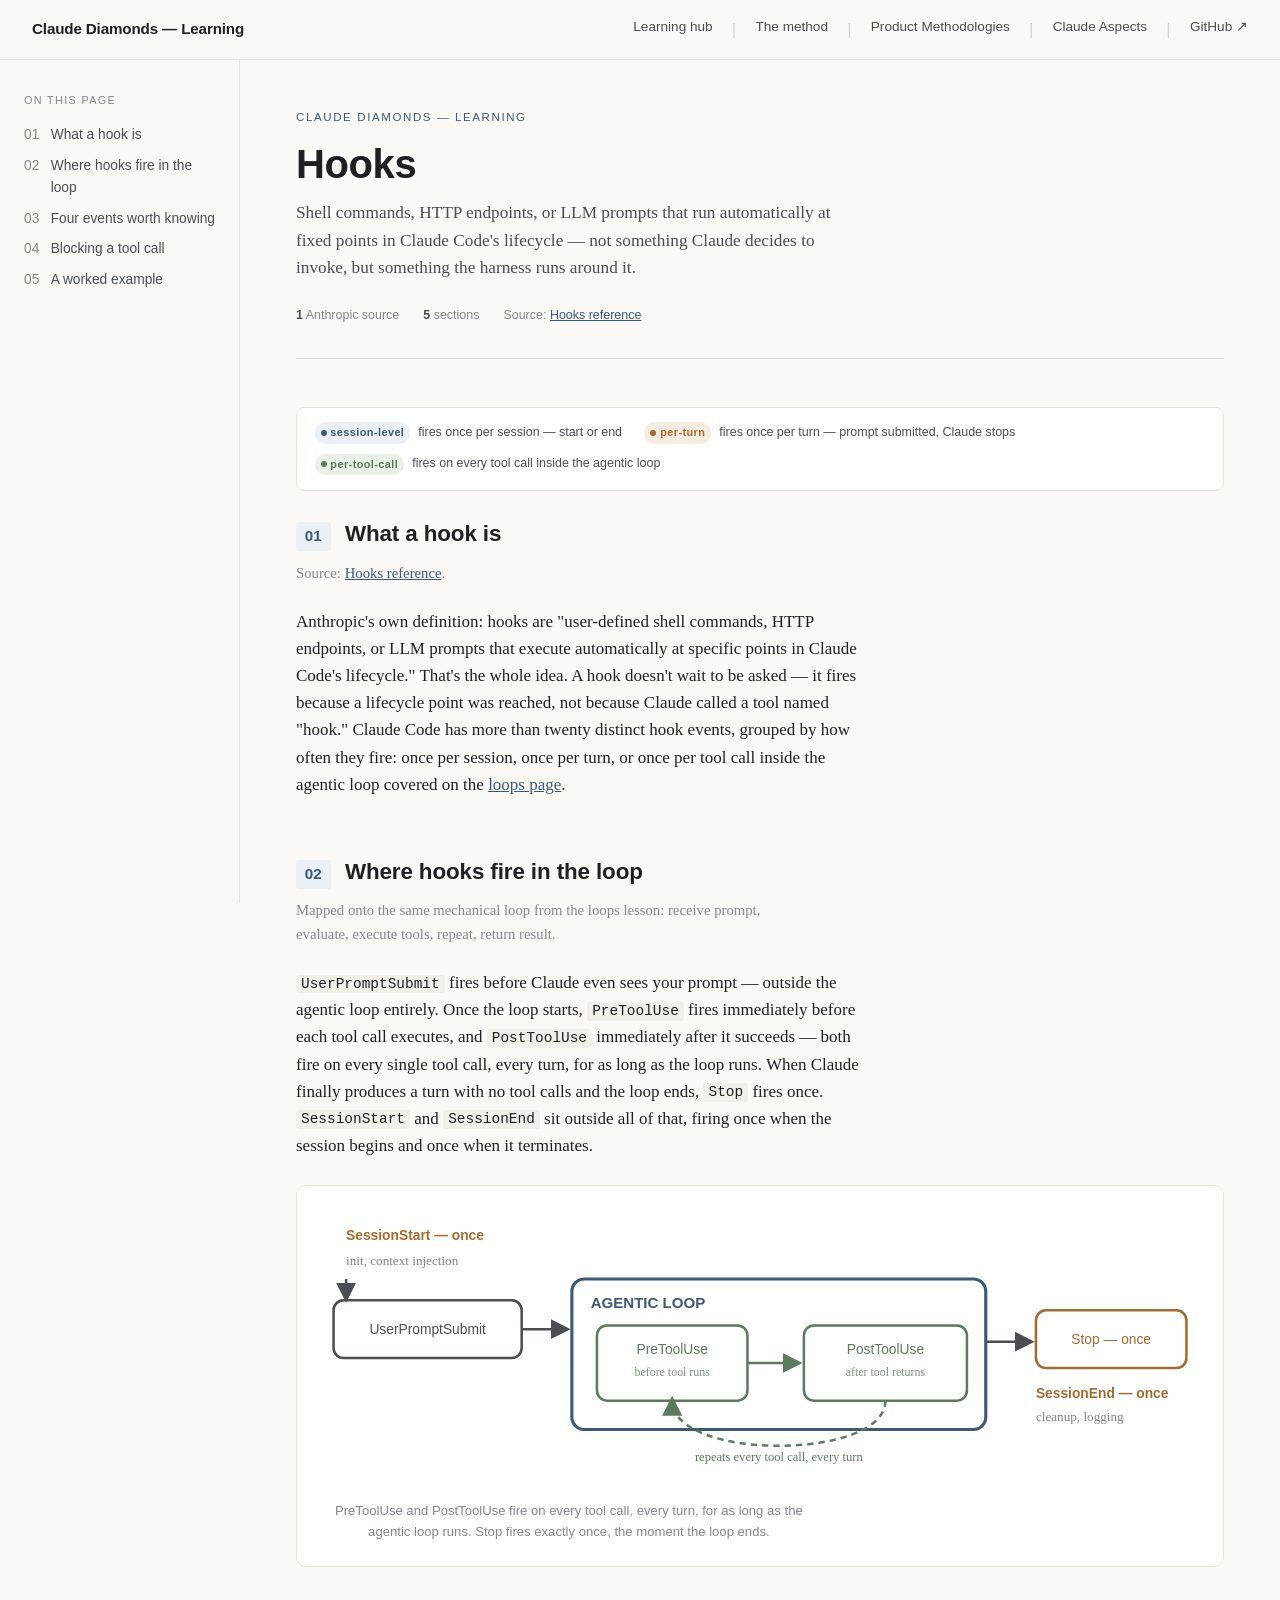
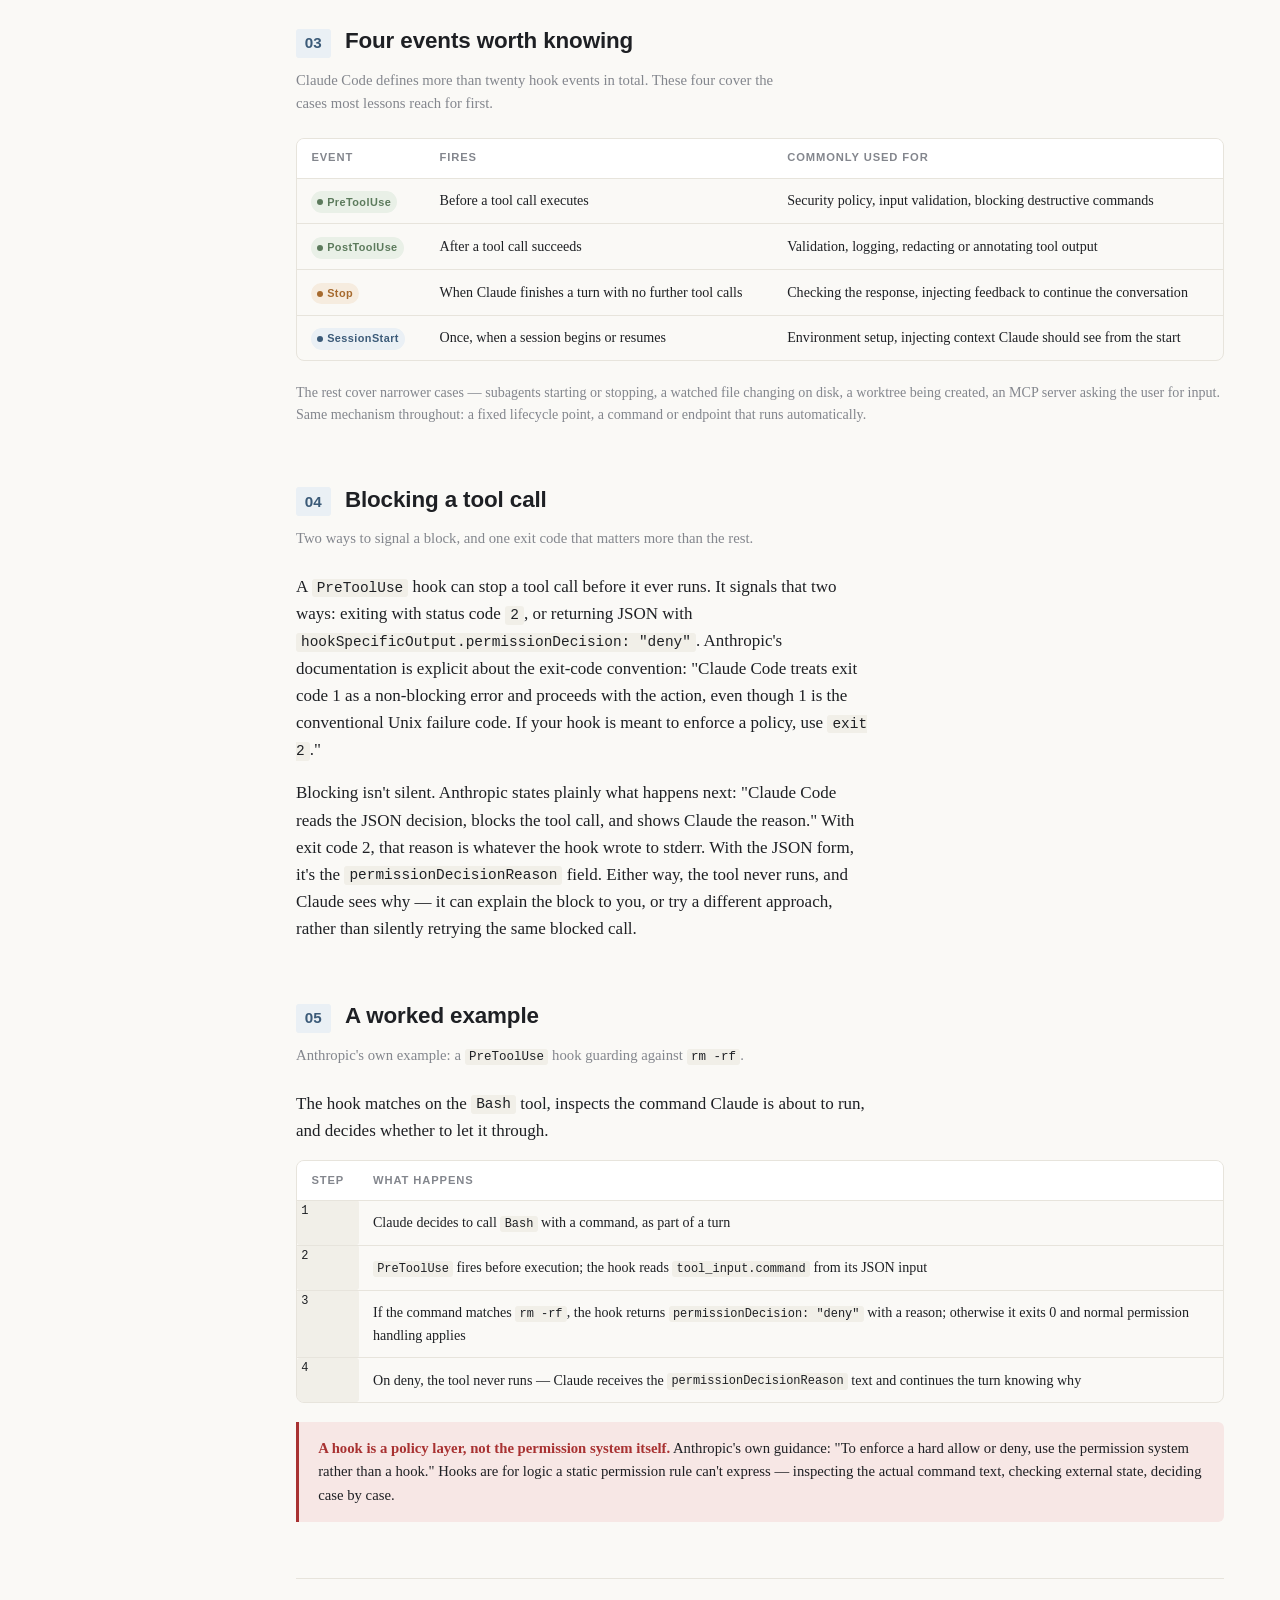
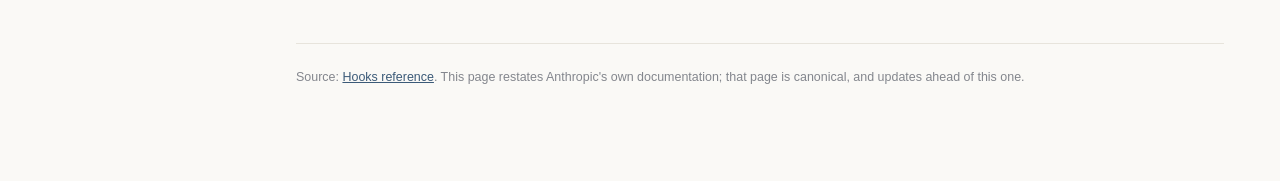
<file: docs-site/hooks.html>
<!doctype html>
<html lang="en">
<head>
<meta charset="utf-8">
<meta name="viewport" content="width=device-width, initial-scale=1">
<title>Hooks — Claude Diamonds</title>
<meta name="description" content="Where hooks fire inside the agentic loop, what they can see, and what they can block — sourced from Anthropic's own documentation.">
<link rel="icon" href="data:image/svg+xml,%3Csvg%20xmlns%3D%22http%3A//www.w3.org/2000/svg%22%20viewBox%3D%220%200%20100%20100%22%3E%3Ctext%20y%3D%22.9em%22%20font-size%3D%2290%22%3E%F0%9F%92%A0%3C/text%3E%3C/svg%3E">
<link rel="stylesheet" href="styles.css">
</head>
<body>
  <header class="site-header">
    <a class="brand" href="index.html">Claude Diamonds — Learning</a>
    <nav>
      <a href="index.html">Learning hub</a>
      <span class="nav-sep" aria-hidden="true" style="color:var(--border);user-select:none">|</span>
      <a href="index.html#the-method">The method</a>
      <span class="nav-sep" aria-hidden="true" style="color:var(--border);user-select:none">|</span>
      <a href="index.html#product-methodologies">Product Methodologies</a>
      <span class="nav-sep" aria-hidden="true" style="color:var(--border);user-select:none">|</span>
      <a href="index.html#claude-aspects">Claude Aspects</a>
      <span class="nav-sep" aria-hidden="true" style="color:var(--border);user-select:none">|</span>
      <a href="https://github.com/azevedo-home-lab/Claude_Diamonds">GitHub ↗</a>
    </nav>
  </header>

  <div class="shell">
    <nav class="toc" aria-label="Table of contents">
      <p class="toc-label">On this page</p>
      <ol>
        <li><a href="#s1"><span class="n">01</span>What a hook is</a></li>
        <li><a href="#s2"><span class="n">02</span>Where hooks fire in the loop</a></li>
        <li><a href="#s3"><span class="n">03</span>Four events worth knowing</a></li>
        <li><a href="#s4"><span class="n">04</span>Blocking a tool call</a></li>
        <li><a href="#s5"><span class="n">05</span>A worked example</a></li>
      </ol>
    </nav>

    <main>
      <header class="doc-head">
        <p class="eyebrow">Claude Diamonds — learning</p>
        <h1 class="head">Hooks</h1>
        <p class="dek">Shell commands, HTTP endpoints, or LLM prompts that run automatically at fixed points in Claude Code's lifecycle — not something Claude decides to invoke, but something the harness runs around it.</p>
        <div class="doc-meta">
          <span><strong>1</strong> Anthropic source</span>
          <span><strong>5</strong> sections</span>
          <span>Source: <a href="https://code.claude.com/docs/en/hooks">Hooks reference</a></span>
        </div>
      </header>

      <div class="legend">
        <span class="item"><span class="tag tag-loop">session-level</span> fires once per session — start or end</span>
        <span class="item"><span class="tag tag-pattern">per-turn</span> fires once per turn — prompt submitted, Claude stops</span>
        <span class="item"><span class="tag tag-turn">per-tool-call</span> fires on every tool call inside the agentic loop</span>
      </div>

      <section class="stage" id="s1">
        <div class="stage-head"><span class="stage-num">01</span><h2>What a hook is</h2></div>
        <p class="stage-sub">Source: <a href="https://code.claude.com/docs/en/hooks">Hooks reference</a>.</p>
        <p>Anthropic's own definition: hooks are "user-defined shell commands, HTTP endpoints, or LLM prompts that execute automatically at specific points in Claude Code's lifecycle." That's the whole idea. A hook doesn't wait to be asked — it fires because a lifecycle point was reached, not because Claude called a tool named "hook." Claude Code has more than twenty distinct hook events, grouped by how often they fire: once per session, once per turn, or once per tool call inside the agentic loop covered on the <a href="loops.html">loops page</a>.</p>
      </section>

      <section class="stage" id="s2">
        <div class="stage-head"><span class="stage-num">02</span><h2>Where hooks fire in the loop</h2></div>
        <p class="stage-sub">Mapped onto the same mechanical loop from the loops lesson: receive prompt, evaluate, execute tools, repeat, return result.</p>
        <p><code>UserPromptSubmit</code> fires before Claude even sees your prompt — outside the agentic loop entirely. Once the loop starts, <code>PreToolUse</code> fires immediately before each tool call executes, and <code>PostToolUse</code> immediately after it succeeds — both fire on every single tool call, every turn, for as long as the loop runs. When Claude finally produces a turn with no tool calls and the loop ends, <code>Stop</code> fires once. <code>SessionStart</code> and <code>SessionEnd</code> sit outside all of that, firing once when the session begins and once when it terminates.</p>

        <div class="figure">
          <svg viewBox="0 0 700 220" xmlns="http://www.w3.org/2000/svg" role="img" aria-label="SessionStart fires once before anything else. UserPromptSubmit fires before the agentic loop. Inside the loop, PreToolUse fires before each tool call and PostToolUse fires after, repeating every turn. Stop fires once when the loop ends. SessionEnd fires once at session close.">
            <text x="20" y="24" font-family="Helvetica Neue, Arial, sans-serif" font-size="11" font-weight="700" class="pattern-c" fill="currentColor">SessionStart — once</text>
            <text x="20" y="44" font-family="Iowan, Georgia, serif" font-size="10.5" fill="currentColor" opacity="0.7">init, context injection</text>

            <path d="M20,55 V70" stroke="currentColor" stroke-width="2" marker-end="url(#h1)"/>

            <rect x="10" y="72" width="150" height="46" rx="8" fill="none" stroke="currentColor" stroke-width="2"/>
            <text x="85" y="99" text-anchor="middle" font-family="Helvetica Neue, Arial, sans-serif" font-size="11" fill="currentColor">UserPromptSubmit</text>

            <path d="M160,95 H195" stroke="currentColor" stroke-width="2" marker-end="url(#h2)"/>

            <rect x="200" y="55" width="330" height="120" rx="10" fill="none" stroke="currentColor" class="accent" stroke-width="2.5"/>
            <text x="215" y="78" font-family="Helvetica Neue, Arial, sans-serif" font-size="12" font-weight="700" class="accent" fill="currentColor">AGENTIC LOOP</text>

            <rect x="220" y="92" width="120" height="60" rx="8" fill="none" stroke="currentColor" class="turn-c" stroke-width="2"/>
            <text x="280" y="115" text-anchor="middle" font-family="Helvetica Neue, Arial, sans-serif" font-size="11" class="turn-c" fill="currentColor">PreToolUse</text>
            <text x="280" y="132" text-anchor="middle" font-family="Iowan, Georgia, serif" font-size="9.5" class="turn-c" fill="currentColor" opacity="0.8">before tool runs</text>

            <path d="M340,122 H380" stroke="currentColor" class="turn-c" stroke-width="2" marker-end="url(#h3)"/>

            <rect x="385" y="92" width="130" height="60" rx="8" fill="none" stroke="currentColor" class="turn-c" stroke-width="2"/>
            <text x="450" y="115" text-anchor="middle" font-family="Helvetica Neue, Arial, sans-serif" font-size="11" class="turn-c" fill="currentColor">PostToolUse</text>
            <text x="450" y="132" text-anchor="middle" font-family="Iowan, Georgia, serif" font-size="9.5" class="turn-c" fill="currentColor" opacity="0.8">after tool returns</text>

            <path d="M450,152 C 450,200 280,200 280,152" fill="none" stroke="currentColor" class="turn-c" stroke-width="2" stroke-dasharray="5 4" marker-end="url(#h4)"/>
            <text x="365" y="200" text-anchor="middle" font-family="Iowan, Georgia, serif" font-size="10" fill="currentColor" class="turn-c">repeats every tool call, every turn</text>

            <path d="M530,105 H565" stroke="currentColor" stroke-width="2" marker-end="url(#h5)"/>

            <rect x="570" y="80" width="120" height="46" rx="8" fill="none" stroke="currentColor" class="pattern-c" stroke-width="2"/>
            <text x="630" y="107" text-anchor="middle" font-family="Helvetica Neue, Arial, sans-serif" font-size="11" class="pattern-c" fill="currentColor">Stop — once</text>

            <text x="570" y="150" font-family="Helvetica Neue, Arial, sans-serif" font-size="11" font-weight="700" class="pattern-c" fill="currentColor">SessionEnd — once</text>
            <text x="570" y="168" font-family="Iowan, Georgia, serif" font-size="10.5" fill="currentColor" opacity="0.7">cleanup, logging</text>

            <defs>
              <marker id="h1" markerWidth="8" markerHeight="8" refX="6" refY="4" orient="auto"><path d="M0,0 L8,4 L0,8 Z" fill="currentColor"/></marker>
              <marker id="h2" markerWidth="8" markerHeight="8" refX="6" refY="4" orient="auto"><path d="M0,0 L8,4 L0,8 Z" fill="currentColor"/></marker>
              <marker id="h3" markerWidth="8" markerHeight="8" refX="6" refY="4" orient="auto"><path d="M0,0 L8,4 L0,8 Z" fill="currentColor" class="turn-c"/></marker>
              <marker id="h4" markerWidth="8" markerHeight="8" refX="6" refY="4" orient="auto"><path d="M0,0 L8,4 L0,8 Z" fill="currentColor" class="turn-c"/></marker>
              <marker id="h5" markerWidth="8" markerHeight="8" refX="6" refY="4" orient="auto"><path d="M0,0 L8,4 L0,8 Z" fill="currentColor"/></marker>
            </defs>
          </svg>
          <p class="figcaption">PreToolUse and PostToolUse fire on every tool call, every turn, for as long as the agentic loop runs. Stop fires exactly once, the moment the loop ends.</p>
        </div>
      </section>

      <section class="stage" id="s3">
        <div class="stage-head"><span class="stage-num">03</span><h2>Four events worth knowing</h2></div>
        <p class="stage-sub">Claude Code defines more than twenty hook events in total. These four cover the cases most lessons reach for first.</p>
        <div class="scrollwrap">
          <table>
            <thead><tr><th>Event</th><th>Fires</th><th>Commonly used for</th></tr></thead>
            <tbody>
              <tr><td><span class="tag tag-turn">PreToolUse</span></td><td>Before a tool call executes</td><td>Security policy, input validation, blocking destructive commands</td></tr>
              <tr><td><span class="tag tag-turn">PostToolUse</span></td><td>After a tool call succeeds</td><td>Validation, logging, redacting or annotating tool output</td></tr>
              <tr><td><span class="tag tag-pattern">Stop</span></td><td>When Claude finishes a turn with no further tool calls</td><td>Checking the response, injecting feedback to continue the conversation</td></tr>
              <tr><td><span class="tag tag-loop">SessionStart</span></td><td>Once, when a session begins or resumes</td><td>Environment setup, injecting context Claude should see from the start</td></tr>
            </tbody>
          </table>
        </div>
        <p class="caption spaced">The rest cover narrower cases — subagents starting or stopping, a watched file changing on disk, a worktree being created, an MCP server asking the user for input. Same mechanism throughout: a fixed lifecycle point, a command or endpoint that runs automatically.</p>
      </section>

      <section class="stage" id="s4">
        <div class="stage-head"><span class="stage-num">04</span><h2>Blocking a tool call</h2></div>
        <p class="stage-sub">Two ways to signal a block, and one exit code that matters more than the rest.</p>
        <p>A <code>PreToolUse</code> hook can stop a tool call before it ever runs. It signals that two ways: exiting with status code <code>2</code>, or returning JSON with <code>hookSpecificOutput.permissionDecision: "deny"</code>. Anthropic's documentation is explicit about the exit-code convention: "Claude Code treats exit code 1 as a non-blocking error and proceeds with the action, even though 1 is the conventional Unix failure code. If your hook is meant to enforce a policy, use <code>exit 2</code>."</p>
        <p>Blocking isn't silent. Anthropic states plainly what happens next: "Claude Code reads the JSON decision, blocks the tool call, and shows Claude the reason." With exit code 2, that reason is whatever the hook wrote to stderr. With the JSON form, it's the <code>permissionDecisionReason</code> field. Either way, the tool never runs, and Claude sees why — it can explain the block to you, or try a different approach, rather than silently retrying the same blocked call.</p>
      </section>

      <section class="stage" id="s5">
        <div class="stage-head"><span class="stage-num">05</span><h2>A worked example</h2></div>
        <p class="stage-sub">Anthropic's own example: a <code>PreToolUse</code> hook guarding against <code>rm -rf</code>.</p>
        <p>The hook matches on the <code>Bash</code> tool, inspects the command Claude is about to run, and decides whether to let it through.</p>
        <div class="scrollwrap">
          <table>
            <thead><tr><th>Step</th><th>What happens</th></tr></thead>
            <tbody>
              <tr><td class="mono">1</td><td>Claude decides to call <code>Bash</code> with a command, as part of a turn</td></tr>
              <tr><td class="mono">2</td><td><code>PreToolUse</code> fires before execution; the hook reads <code>tool_input.command</code> from its JSON input</td></tr>
              <tr><td class="mono">3</td><td>If the command matches <code>rm -rf</code>, the hook returns <code>permissionDecision: "deny"</code> with a reason; otherwise it exits 0 and normal permission handling applies</td></tr>
              <tr><td class="mono">4</td><td>On deny, the tool never runs — Claude receives the <code>permissionDecisionReason</code> text and continues the turn knowing why</td></tr>
            </tbody>
          </table>
        </div>
        <div class="callout">
          <strong>A hook is a policy layer, not the permission system itself.</strong> Anthropic's own guidance: "To enforce a hard allow or deny, use the permission system rather than a hook." Hooks are for logic a static permission rule can't express — inspecting the actual command text, checking external state, deciding case by case.
        </div>
      </section>

      <hr class="divider">

      <footer>
        Source: <a href="https://code.claude.com/docs/en/hooks">Hooks reference</a>. This page restates Anthropic's own documentation; that page is canonical, and updates ahead of this one.
      </footer>
    </main>
  </div>
</body>
</html>
</file>
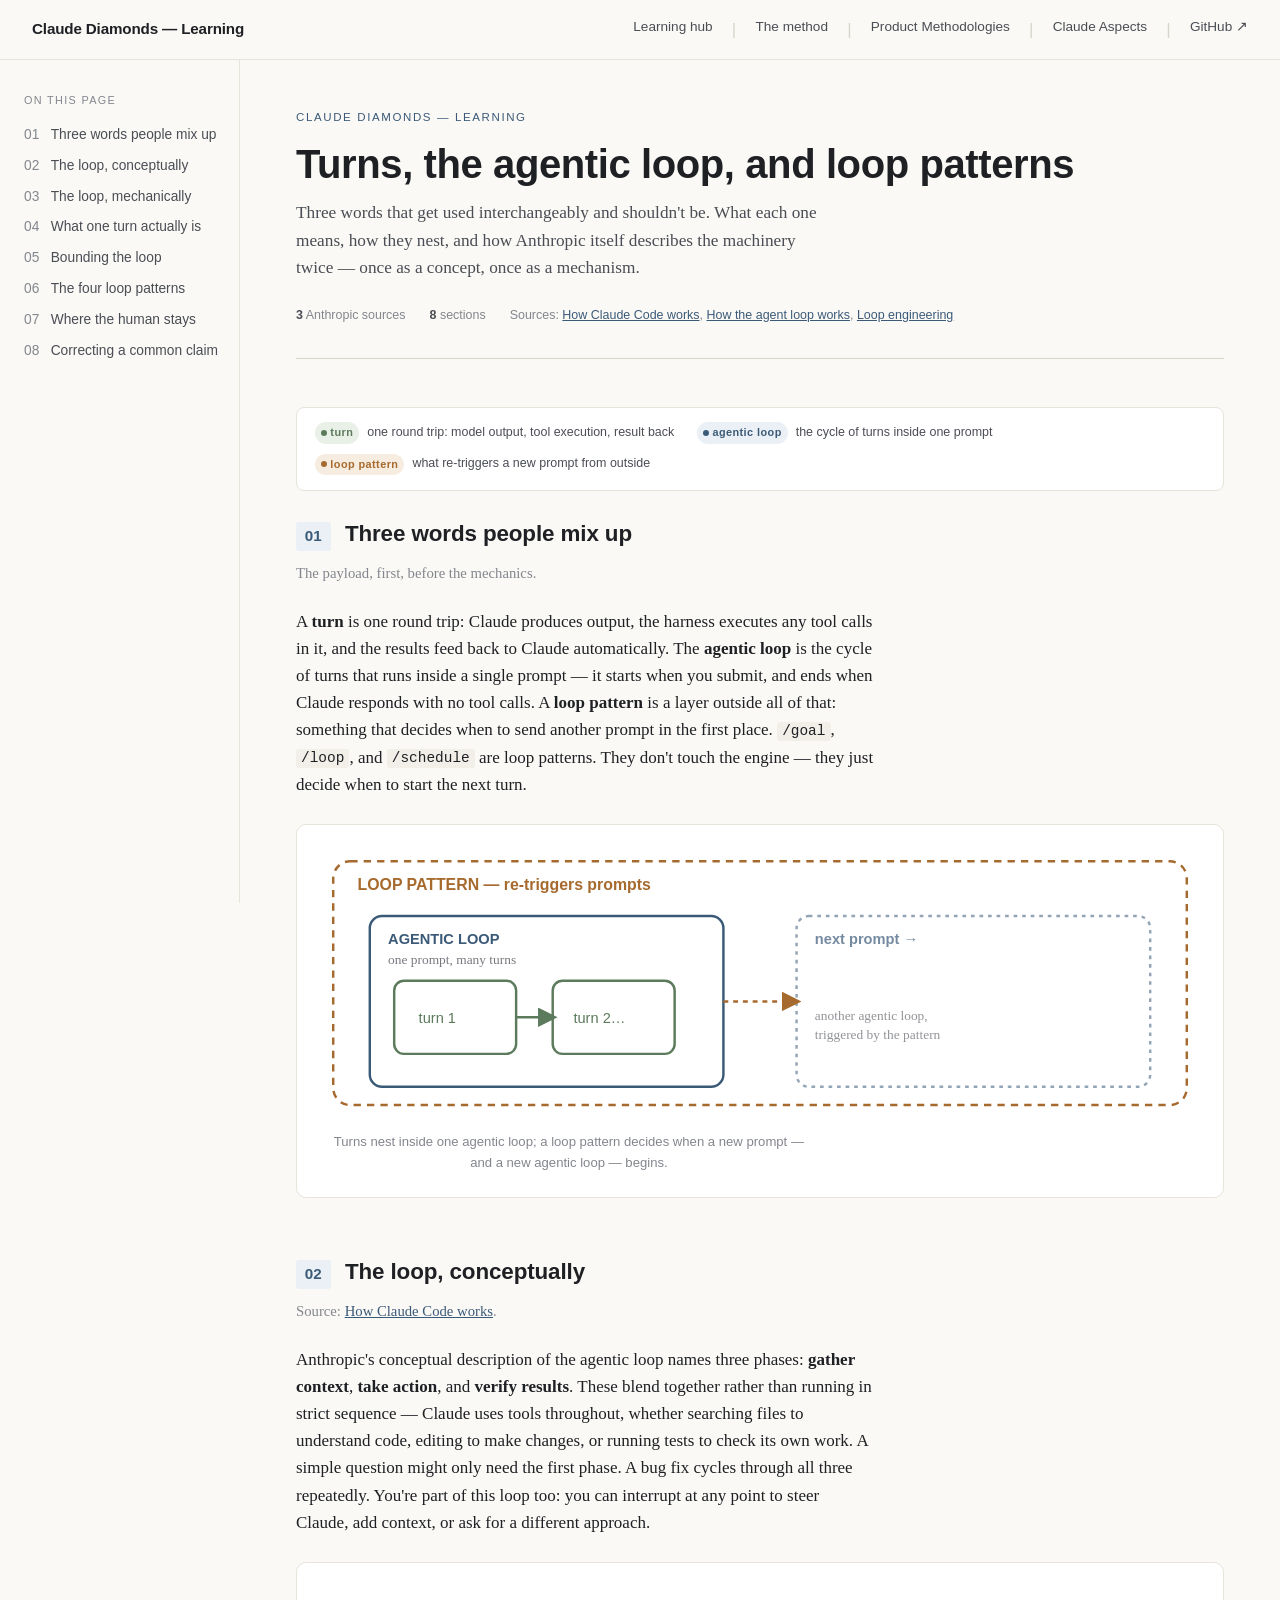
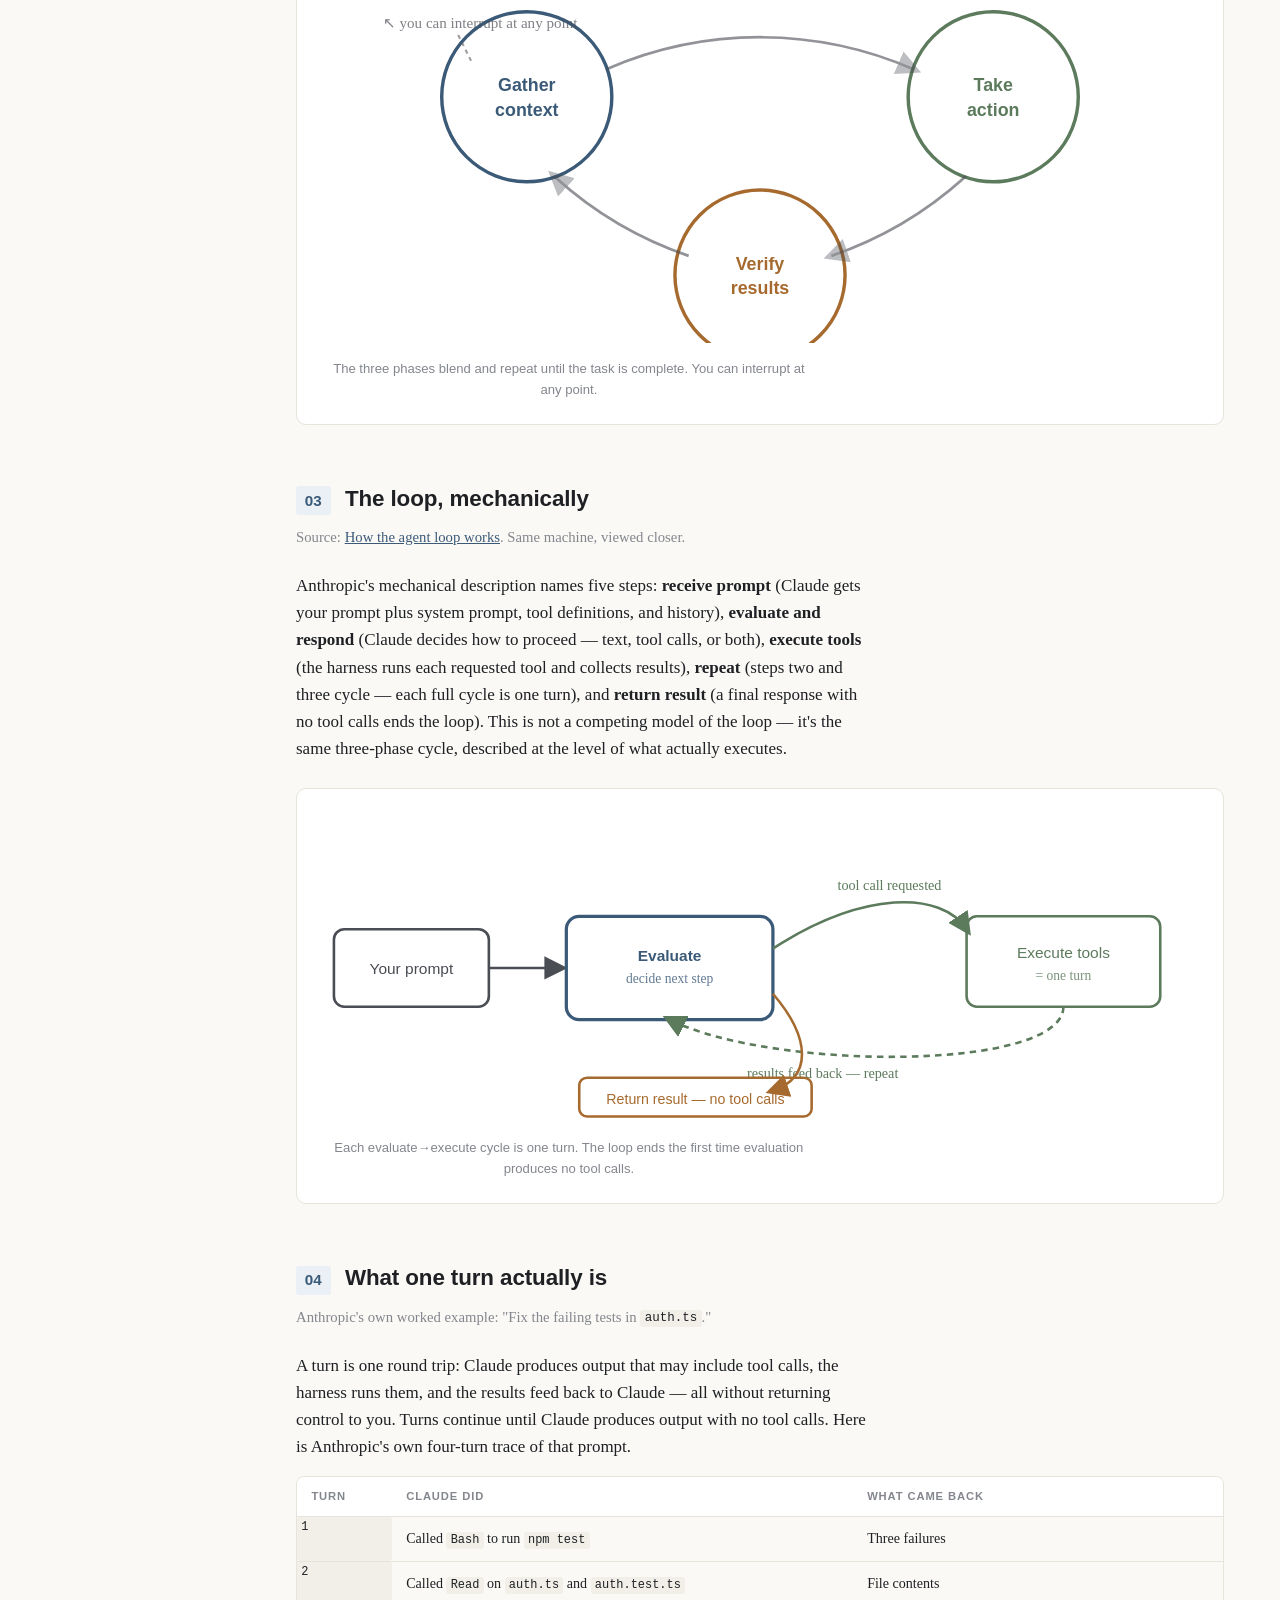
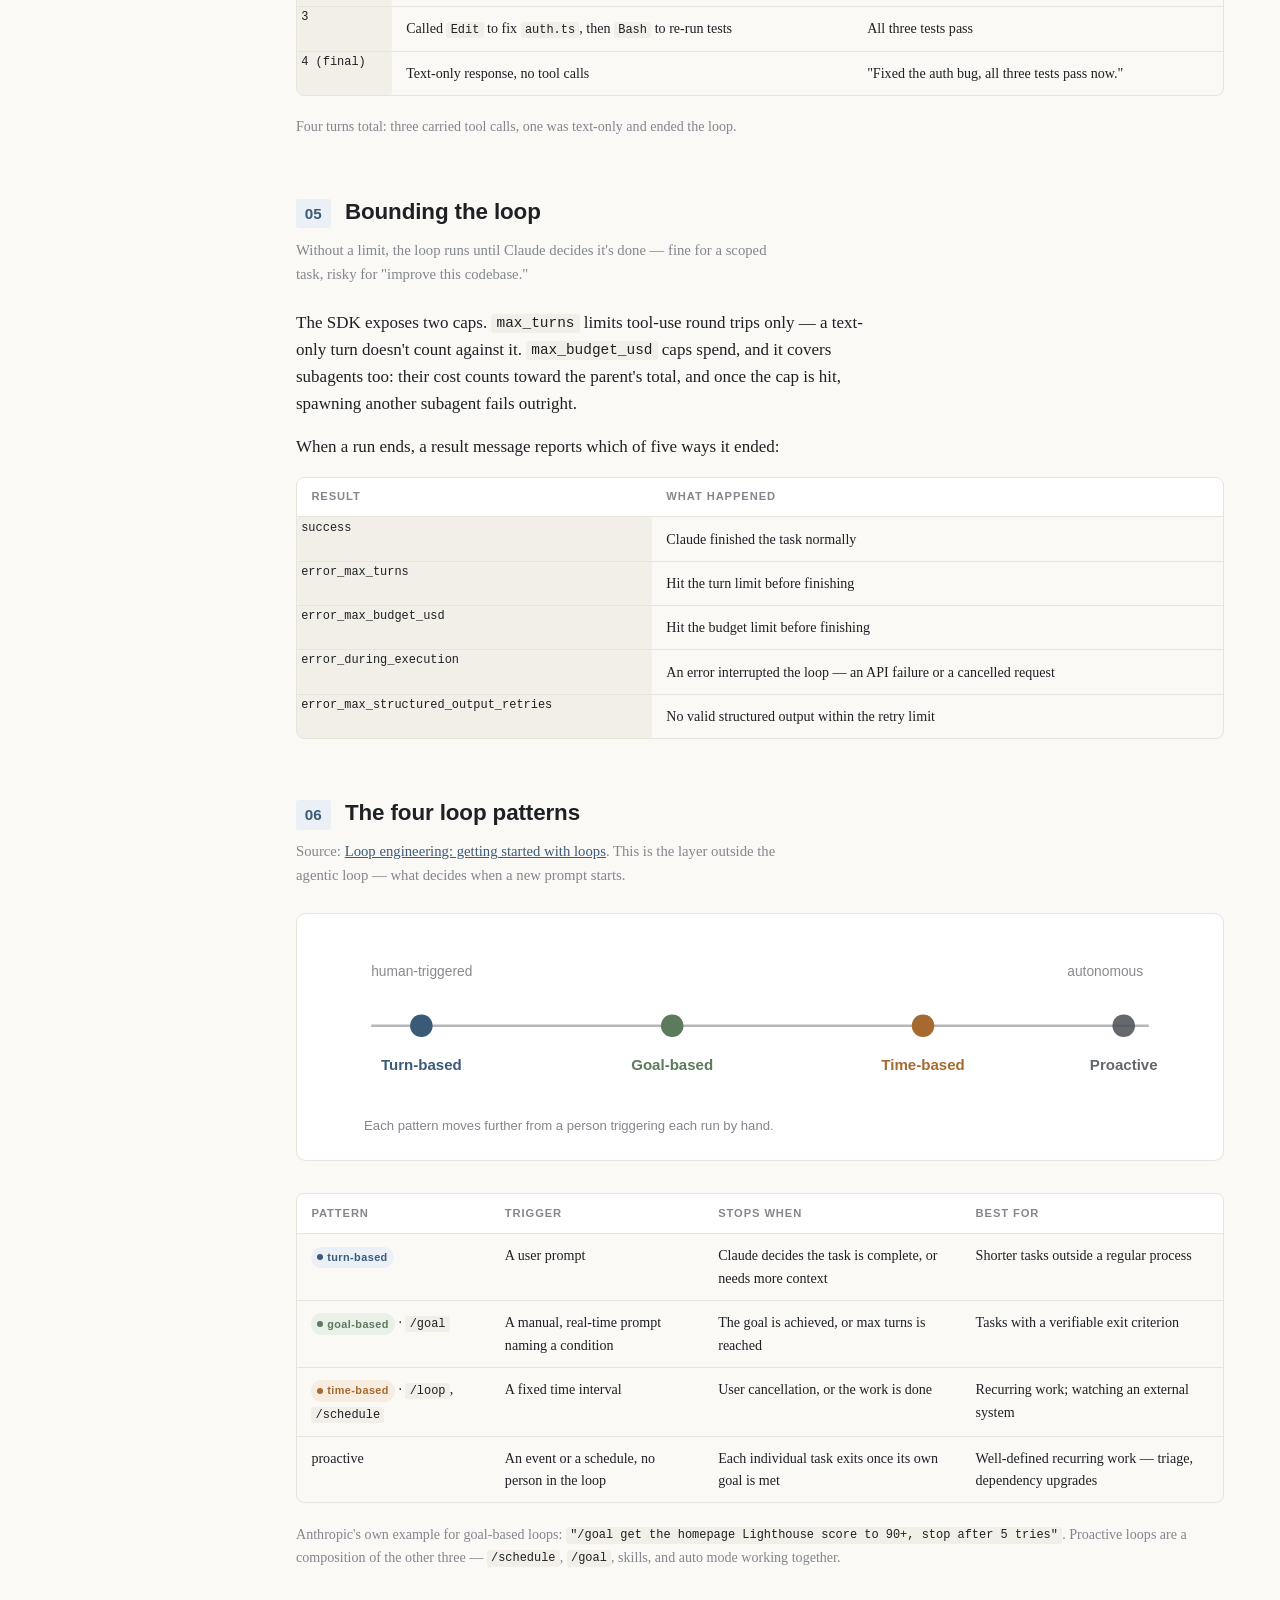
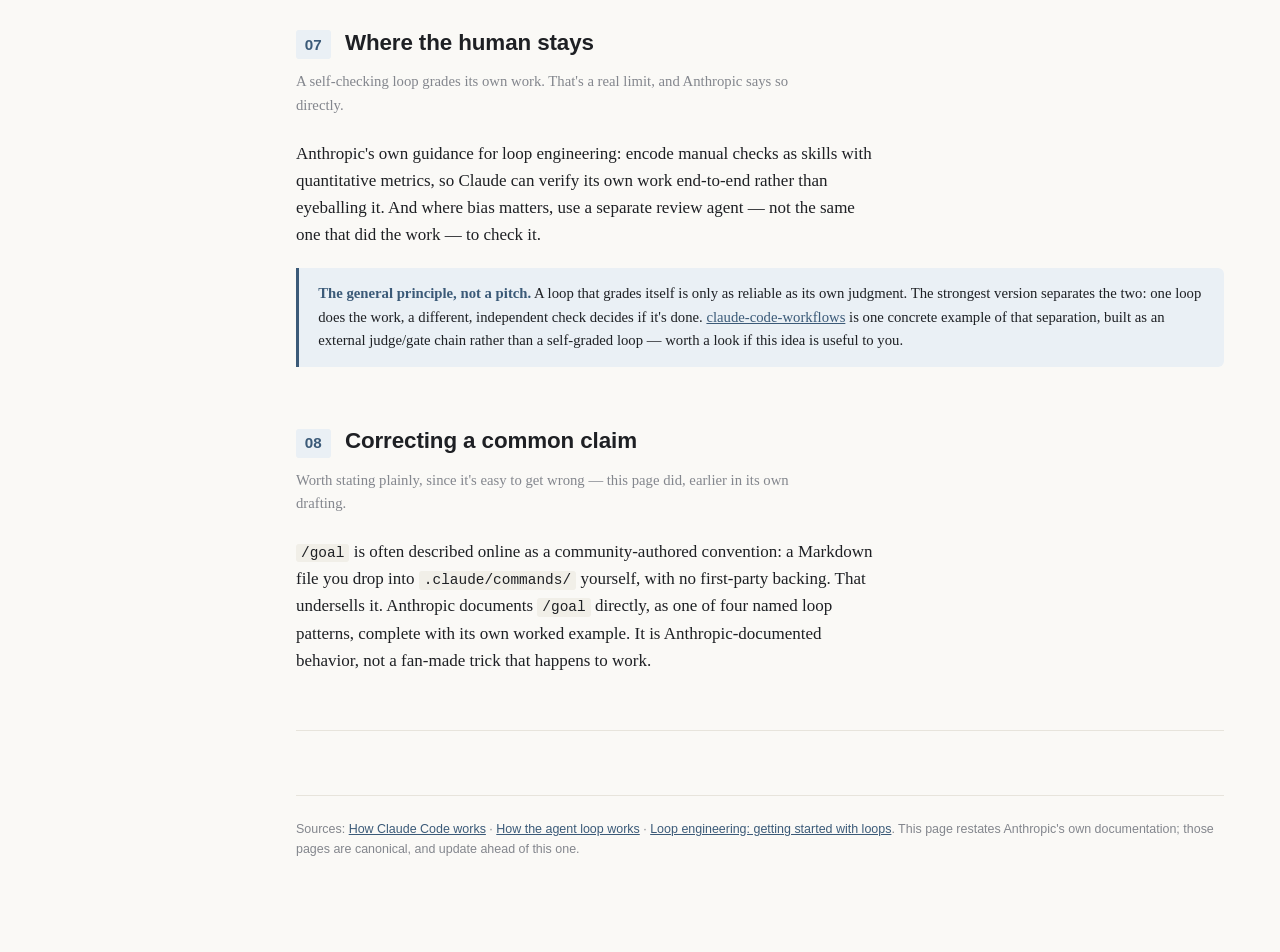
<file: docs-site/loops.html>
<!doctype html>
<html lang="en">
<head>
<meta charset="utf-8">
<meta name="viewport" content="width=device-width, initial-scale=1">
<title>Turns, the agentic loop, and loop patterns — Claude Diamonds</title>
<meta name="description" content="What a turn is, what the agentic loop does, and how /goal, /loop, and /schedule differ — sourced from Anthropic's own documentation.">
<link rel="icon" href="data:image/svg+xml,%3Csvg%20xmlns%3D%22http%3A//www.w3.org/2000/svg%22%20viewBox%3D%220%200%20100%20100%22%3E%3Ctext%20y%3D%22.9em%22%20font-size%3D%2290%22%3E%F0%9F%92%A0%3C/text%3E%3C/svg%3E">
<link rel="stylesheet" href="styles.css">
</head>
<body>
  <header class="site-header">
    <a class="brand" href="index.html">Claude Diamonds — Learning</a>
    <nav>
      <a href="index.html">Learning hub</a>
      <span class="nav-sep" aria-hidden="true" style="color:var(--border);user-select:none">|</span>
      <a href="index.html#the-method">The method</a>
      <span class="nav-sep" aria-hidden="true" style="color:var(--border);user-select:none">|</span>
      <a href="index.html#product-methodologies">Product Methodologies</a>
      <span class="nav-sep" aria-hidden="true" style="color:var(--border);user-select:none">|</span>
      <a href="index.html#claude-aspects">Claude Aspects</a>
      <span class="nav-sep" aria-hidden="true" style="color:var(--border);user-select:none">|</span>
      <a href="https://github.com/azevedo-home-lab/Claude_Diamonds">GitHub ↗</a>
    </nav>
  </header>

  <div class="shell">
    <nav class="toc" aria-label="Table of contents">
      <p class="toc-label">On this page</p>
      <ol>
        <li><a href="#s1"><span class="n">01</span>Three words people mix up</a></li>
        <li><a href="#s2"><span class="n">02</span>The loop, conceptually</a></li>
        <li><a href="#s3"><span class="n">03</span>The loop, mechanically</a></li>
        <li><a href="#s4"><span class="n">04</span>What one turn actually is</a></li>
        <li><a href="#s5"><span class="n">05</span>Bounding the loop</a></li>
        <li><a href="#s6"><span class="n">06</span>The four loop patterns</a></li>
        <li><a href="#s7"><span class="n">07</span>Where the human stays</a></li>
        <li><a href="#s8"><span class="n">08</span>Correcting a common claim</a></li>
      </ol>
    </nav>

    <main>
      <header class="doc-head">
        <p class="eyebrow">Claude Diamonds — learning</p>
        <h1 class="head">Turns, the agentic loop, and loop patterns</h1>
        <p class="dek">Three words that get used interchangeably and shouldn't be. What each one means, how they nest, and how Anthropic itself describes the machinery twice — once as a concept, once as a mechanism.</p>
        <div class="doc-meta">
          <span><strong>3</strong> Anthropic sources</span>
          <span><strong>8</strong> sections</span>
          <span>Sources: <a href="https://code.claude.com/docs/en/how-claude-code-works">How Claude Code works</a>, <a href="https://code.claude.com/docs/en/agent-sdk/agent-loop">How the agent loop works</a>, <a href="https://claude.com/blog/getting-started-with-loops">Loop engineering</a></span>
        </div>
      </header>

      <div class="legend">
        <span class="item"><span class="tag tag-turn">turn</span> one round trip: model output, tool execution, result back</span>
        <span class="item"><span class="tag tag-loop">agentic loop</span> the cycle of turns inside one prompt</span>
        <span class="item"><span class="tag tag-pattern">loop pattern</span> what re-triggers a new prompt from outside</span>
      </div>

      <section class="stage" id="s1">
        <div class="stage-head"><span class="stage-num">01</span><h2>Three words people mix up</h2></div>
        <p class="stage-sub">The payload, first, before the mechanics.</p>
        <p>A <strong>turn</strong> is one round trip: Claude produces output, the harness executes any tool calls in it, and the results feed back to Claude automatically. The <strong>agentic loop</strong> is the cycle of turns that runs inside a single prompt — it starts when you submit, and ends when Claude responds with no tool calls. A <strong>loop pattern</strong> is a layer outside all of that: something that decides when to send another prompt in the first place. <code>/goal</code>, <code>/loop</code>, and <code>/schedule</code> are loop patterns. They don't touch the engine — they just decide when to start the next turn.</p>

        <div class="figure">
          <svg viewBox="0 0 720 220" xmlns="http://www.w3.org/2000/svg" role="img" aria-label="Three nested scopes: a loop pattern contains prompts, each prompt contains an agentic loop, each agentic loop contains turns.">
            <rect x="10" y="10" width="700" height="200" rx="14" fill="none" stroke="currentColor" class="pattern-c" stroke-width="2" stroke-dasharray="6 5"/>
            <text x="30" y="34" font-family="Helvetica Neue, Arial, sans-serif" font-size="13" font-weight="700" class="pattern-c" fill="currentColor">LOOP PATTERN — re-triggers prompts</text>

            <rect x="40" y="55" width="290" height="140" rx="10" fill="none" stroke="currentColor" class="accent" stroke-width="2"/>
            <text x="55" y="78" font-family="Helvetica Neue, Arial, sans-serif" font-size="12" font-weight="700" class="accent" fill="currentColor">AGENTIC LOOP</text>
            <text x="55" y="94" font-family="Iowan, Georgia, serif" font-size="11" fill="currentColor" opacity="0.75">one prompt, many turns</text>

            <rect x="60" y="108" width="100" height="60" rx="8" fill="none" stroke="currentColor" class="turn-c" stroke-width="2"/>
            <text x="80" y="143" font-family="Helvetica Neue, Arial, sans-serif" font-size="12" class="turn-c" fill="currentColor">turn 1</text>
            <rect x="190" y="108" width="100" height="60" rx="8" fill="none" stroke="currentColor" class="turn-c" stroke-width="2"/>
            <text x="207" y="143" font-family="Helvetica Neue, Arial, sans-serif" font-size="12" class="turn-c" fill="currentColor">turn 2…</text>
            <path d="M160,138 H190" stroke="currentColor" class="turn-c" stroke-width="2" marker-end="url(#arrow1)"/>

            <rect x="390" y="55" width="290" height="140" rx="10" fill="none" stroke="currentColor" class="accent" stroke-width="2" stroke-dasharray="3 4" opacity="0.55"/>
            <text x="405" y="78" font-family="Helvetica Neue, Arial, sans-serif" font-size="12" font-weight="700" class="accent" fill="currentColor" opacity="0.7">next prompt →</text>
            <text x="405" y="140" font-family="Iowan, Georgia, serif" font-size="11" fill="currentColor" opacity="0.6">another agentic loop,</text>
            <text x="405" y="156" font-family="Iowan, Georgia, serif" font-size="11" fill="currentColor" opacity="0.6">triggered by the pattern</text>

            <path d="M330,125 H390" stroke="currentColor" class="pattern-c" stroke-width="2" stroke-dasharray="4 4" marker-end="url(#arrow2)"/>

            <defs>
              <marker id="arrow1" markerWidth="8" markerHeight="8" refX="6" refY="4" orient="auto"><path d="M0,0 L8,4 L0,8 Z" fill="currentColor" class="turn-c"/></marker>
              <marker id="arrow2" markerWidth="8" markerHeight="8" refX="6" refY="4" orient="auto"><path d="M0,0 L8,4 L0,8 Z" fill="currentColor" class="pattern-c"/></marker>
            </defs>
          </svg>
          <p class="figcaption">Turns nest inside one agentic loop; a loop pattern decides when a new prompt — and a new agentic loop — begins.</p>
        </div>
      </section>

      <section class="stage" id="s2">
        <div class="stage-head"><span class="stage-num">02</span><h2>The loop, conceptually</h2></div>
        <p class="stage-sub">Source: <a href="https://code.claude.com/docs/en/how-claude-code-works">How Claude Code works</a>.</p>
        <p>Anthropic's conceptual description of the agentic loop names three phases: <strong>gather context</strong>, <strong>take action</strong>, and <strong>verify results</strong>. These blend together rather than running in strict sequence — Claude uses tools throughout, whether searching files to understand code, editing to make changes, or running tests to check its own work. A simple question might only need the first phase. A bug fix cycles through all three repeatedly. You're part of this loop too: you can interrupt at any point to steer Claude, add context, or ask for a different approach.</p>

        <div class="figure">
          <svg viewBox="0 0 640 260" xmlns="http://www.w3.org/2000/svg" role="img" aria-label="Three phases in a cycle: gather context, take action, verify results, looping back to gather context, with a human interrupt arrow pointing in.">
            <g font-family="Helvetica Neue, Arial, sans-serif" font-size="13" font-weight="700">
              <circle cx="150" cy="80" r="62" fill="none" stroke="currentColor" class="accent" stroke-width="2.5"/>
              <text x="150" y="76" text-anchor="middle" fill="currentColor" class="accent">Gather</text>
              <text x="150" y="94" text-anchor="middle" fill="currentColor" class="accent">context</text>

              <circle cx="490" cy="80" r="62" fill="none" stroke="currentColor" class="turn-c" stroke-width="2.5"/>
              <text x="490" y="76" text-anchor="middle" fill="currentColor" class="turn-c">Take</text>
              <text x="490" y="94" text-anchor="middle" fill="currentColor" class="turn-c">action</text>

              <circle cx="320" cy="210" r="62" fill="none" stroke="currentColor" class="pattern-c" stroke-width="2.5"/>
              <text x="320" y="206" text-anchor="middle" fill="currentColor" class="pattern-c">Verify</text>
              <text x="320" y="224" text-anchor="middle" fill="currentColor" class="pattern-c">results</text>
            </g>

            <path d="M208,60 A280,280 0 0 1 432,60" fill="none" stroke="currentColor" opacity="0.6" stroke-width="2" marker-end="url(#a1)"/>
            <path d="M470,138 A280,280 0 0 1 372,196" fill="none" stroke="currentColor" opacity="0.6" stroke-width="2" marker-end="url(#a2)"/>
            <path d="M268,196 A280,280 0 0 1 170,138" fill="none" stroke="currentColor" opacity="0.6" stroke-width="2" marker-end="url(#a3)"/>

            <text x="45" y="30" font-family="Iowan, Georgia, serif" font-size="11" fill="currentColor" opacity="0.7">↖ you can interrupt at any point</text>
            <path d="M100,35 L110,55" stroke="currentColor" opacity="0.55" stroke-width="1.5" stroke-dasharray="3 3"/>

            <defs>
              <marker id="a1" markerWidth="9" markerHeight="9" refX="6" refY="4.5" orient="auto"><path d="M0,0 L9,4.5 L0,9 Z" fill="currentColor" opacity="0.6"/></marker>
              <marker id="a2" markerWidth="9" markerHeight="9" refX="6" refY="4.5" orient="auto"><path d="M0,0 L9,4.5 L0,9 Z" fill="currentColor" opacity="0.6"/></marker>
              <marker id="a3" markerWidth="9" markerHeight="9" refX="6" refY="4.5" orient="auto"><path d="M0,0 L9,4.5 L0,9 Z" fill="currentColor" opacity="0.6"/></marker>
            </defs>
          </svg>
          <p class="figcaption">The three phases blend and repeat until the task is complete. You can interrupt at any point.</p>
        </div>
      </section>

      <section class="stage" id="s3">
        <div class="stage-head"><span class="stage-num">03</span><h2>The loop, mechanically</h2></div>
        <p class="stage-sub">Source: <a href="https://code.claude.com/docs/en/agent-sdk/agent-loop">How the agent loop works</a>. Same machine, viewed closer.</p>
        <p>Anthropic's mechanical description names five steps: <strong>receive prompt</strong> (Claude gets your prompt plus system prompt, tool definitions, and history), <strong>evaluate and respond</strong> (Claude decides how to proceed — text, tool calls, or both), <strong>execute tools</strong> (the harness runs each requested tool and collects results), <strong>repeat</strong> (steps two and three cycle — each full cycle is one turn), and <strong>return result</strong> (a final response with no tool calls ends the loop). This is not a competing model of the loop — it's the same three-phase cycle, described at the level of what actually executes.</p>

        <div class="figure">
          <svg viewBox="0 0 680 240" xmlns="http://www.w3.org/2000/svg" role="img" aria-label="Prompt enters the loop; Claude evaluates; if it requests tool calls, results feed back into another evaluation; otherwise it returns the final answer.">
            <rect x="10" y="90" width="120" height="60" rx="8" fill="none" stroke="currentColor" stroke-width="2"/>
            <text x="70" y="125" text-anchor="middle" font-family="Helvetica Neue, Arial, sans-serif" font-size="12" fill="currentColor">Your prompt</text>

            <path d="M130,120 H185" stroke="currentColor" stroke-width="2" marker-end="url(#b1)"/>

            <rect x="190" y="80" width="160" height="80" rx="10" fill="none" stroke="currentColor" class="accent" stroke-width="2.5"/>
            <text x="270" y="115" text-anchor="middle" font-family="Helvetica Neue, Arial, sans-serif" font-size="12" font-weight="700" fill="currentColor" class="accent">Evaluate</text>
            <text x="270" y="132" text-anchor="middle" font-family="Iowan, Georgia, serif" font-size="10.5" fill="currentColor" class="accent" opacity="0.8">decide next step</text>

            <path d="M350,105 C 420,60 480,60 500,90" fill="none" stroke="currentColor" class="turn-c" stroke-width="2" marker-end="url(#b2)"/>
            <text x="400" y="60" font-family="Iowan, Georgia, serif" font-size="11" fill="currentColor" class="turn-c">tool call requested</text>

            <rect x="500" y="80" width="150" height="70" rx="8" fill="none" stroke="currentColor" class="turn-c" stroke-width="2"/>
            <text x="575" y="112" text-anchor="middle" font-family="Helvetica Neue, Arial, sans-serif" font-size="12" fill="currentColor" class="turn-c">Execute tools</text>
            <text x="575" y="129" text-anchor="middle" font-family="Iowan, Georgia, serif" font-size="10.5" fill="currentColor" class="turn-c" opacity="0.8">= one turn</text>

            <path d="M575,150 C 575,200 350,200 270,160" fill="none" stroke="currentColor" class="turn-c" stroke-width="2" stroke-dasharray="5 4" marker-end="url(#b3)"/>
            <text x="330" y="205" font-family="Iowan, Georgia, serif" font-size="11" fill="currentColor" class="turn-c">results feed back — repeat</text>

            <path d="M350,140 C 380,175 380,205 350,215" fill="none" stroke="currentColor" class="pattern-c" stroke-width="2" marker-end="url(#b4)"/>
            <rect x="200" y="205" width="180" height="30" rx="6" fill="none" stroke="currentColor" class="pattern-c" stroke-width="2"/>
            <text x="290" y="225" text-anchor="middle" font-family="Helvetica Neue, Arial, sans-serif" font-size="11" fill="currentColor" class="pattern-c">Return result — no tool calls</text>

            <defs>
              <marker id="b1" markerWidth="9" markerHeight="9" refX="6" refY="4.5" orient="auto"><path d="M0,0 L9,4.5 L0,9 Z" fill="currentColor"/></marker>
              <marker id="b2" markerWidth="9" markerHeight="9" refX="6" refY="4.5" orient="auto"><path d="M0,0 L9,4.5 L0,9 Z" fill="currentColor" class="turn-c"/></marker>
              <marker id="b3" markerWidth="9" markerHeight="9" refX="6" refY="4.5" orient="auto"><path d="M0,0 L9,4.5 L0,9 Z" fill="currentColor" class="turn-c"/></marker>
              <marker id="b4" markerWidth="9" markerHeight="9" refX="6" refY="4.5" orient="auto"><path d="M0,0 L9,4.5 L0,9 Z" fill="currentColor" class="pattern-c"/></marker>
            </defs>
          </svg>
          <p class="figcaption">Each evaluate→execute cycle is one turn. The loop ends the first time evaluation produces no tool calls.</p>
        </div>
      </section>

      <section class="stage" id="s4">
        <div class="stage-head"><span class="stage-num">04</span><h2>What one turn actually is</h2></div>
        <p class="stage-sub">Anthropic's own worked example: "Fix the failing tests in <code>auth.ts</code>."</p>
        <p>A turn is one round trip: Claude produces output that may include tool calls, the harness runs them, and the results feed back to Claude — all without returning control to you. Turns continue until Claude produces output with no tool calls. Here is Anthropic's own four-turn trace of that prompt.</p>

        <div class="scrollwrap">
          <table>
            <thead><tr><th>Turn</th><th>Claude did</th><th>What came back</th></tr></thead>
            <tbody>
              <tr><td class="mono">1</td><td>Called <code>Bash</code> to run <code>npm test</code></td><td>Three failures</td></tr>
              <tr><td class="mono">2</td><td>Called <code>Read</code> on <code>auth.ts</code> and <code>auth.test.ts</code></td><td>File contents</td></tr>
              <tr><td class="mono">3</td><td>Called <code>Edit</code> to fix <code>auth.ts</code>, then <code>Bash</code> to re-run tests</td><td>All three tests pass</td></tr>
              <tr><td class="mono">4 (final)</td><td>Text-only response, no tool calls</td><td>"Fixed the auth bug, all three tests pass now."</td></tr>
            </tbody>
          </table>
        </div>
        <p class="caption">Four turns total: three carried tool calls, one was text-only and ended the loop.</p>
      </section>

      <section class="stage" id="s5">
        <div class="stage-head"><span class="stage-num">05</span><h2>Bounding the loop</h2></div>
        <p class="stage-sub">Without a limit, the loop runs until Claude decides it's done — fine for a scoped task, risky for "improve this codebase."</p>
        <p>The SDK exposes two caps. <code>max_turns</code> limits tool-use round trips only — a text-only turn doesn't count against it. <code>max_budget_usd</code> caps spend, and it covers subagents too: their cost counts toward the parent's total, and once the cap is hit, spawning another subagent fails outright.</p>
        <p>When a run ends, a result message reports which of five ways it ended:</p>
        <div class="scrollwrap">
          <table>
            <thead><tr><th>Result</th><th>What happened</th></tr></thead>
            <tbody>
              <tr><td class="mono">success</td><td>Claude finished the task normally</td></tr>
              <tr><td class="mono">error_max_turns</td><td>Hit the turn limit before finishing</td></tr>
              <tr><td class="mono">error_max_budget_usd</td><td>Hit the budget limit before finishing</td></tr>
              <tr><td class="mono">error_during_execution</td><td>An error interrupted the loop — an API failure or a cancelled request</td></tr>
              <tr><td class="mono">error_max_structured_output_retries</td><td>No valid structured output within the retry limit</td></tr>
            </tbody>
          </table>
        </div>
      </section>

      <section class="stage" id="s6">
        <div class="stage-head"><span class="stage-num">06</span><h2>The four loop patterns</h2></div>
        <p class="stage-sub">Source: <a href="https://claude.com/blog/getting-started-with-loops">Loop engineering: getting started with loops</a>. This is the layer outside the agentic loop — what decides when a new prompt starts.</p>

        <div class="figure">
          <svg viewBox="0 0 700 130" xmlns="http://www.w3.org/2000/svg" role="img" aria-label="Four loop patterns arranged on an axis from human-triggered to autonomous: turn-based, goal-based, time-based, proactive.">
            <line x1="40" y1="70" x2="660" y2="70" stroke="currentColor" stroke-width="2" opacity="0.4"/>
            <text x="40" y="30" font-family="Helvetica Neue, Arial, sans-serif" font-size="11" fill="currentColor" opacity="0.65">human-triggered</text>
            <text x="595" y="30" font-family="Helvetica Neue, Arial, sans-serif" font-size="11" fill="currentColor" opacity="0.65">autonomous</text>

            <g font-family="Helvetica Neue, Arial, sans-serif" font-size="12" font-weight="700">
              <circle cx="80" cy="70" r="9" fill="currentColor" class="accent"/>
              <text x="80" y="105" text-anchor="middle" fill="currentColor" class="accent">Turn-based</text>

              <circle cx="280" cy="70" r="9" fill="currentColor" class="turn-c"/>
              <text x="280" y="105" text-anchor="middle" fill="currentColor" class="turn-c">Goal-based</text>

              <circle cx="480" cy="70" r="9" fill="currentColor" class="pattern-c"/>
              <text x="480" y="105" text-anchor="middle" fill="currentColor" class="pattern-c">Time-based</text>

              <circle cx="640" cy="70" r="9" fill="currentColor" opacity="0.85"/>
              <text x="640" y="105" text-anchor="middle" fill="currentColor" opacity="0.85">Proactive</text>
            </g>
          </svg>
          <p class="figcaption">Each pattern moves further from a person triggering each run by hand.</p>
        </div>

        <div class="scrollwrap">
          <table>
            <thead><tr><th>Pattern</th><th>Trigger</th><th>Stops when</th><th>Best for</th></tr></thead>
            <tbody>
              <tr><td><span class="tag tag-loop">turn-based</span></td><td>A user prompt</td><td>Claude decides the task is complete, or needs more context</td><td>Shorter tasks outside a regular process</td></tr>
              <tr><td><span class="tag tag-turn">goal-based</span> · <code>/goal</code></td><td>A manual, real-time prompt naming a condition</td><td>The goal is achieved, or max turns is reached</td><td>Tasks with a verifiable exit criterion</td></tr>
              <tr><td><span class="tag tag-pattern">time-based</span> · <code>/loop</code>, <code>/schedule</code></td><td>A fixed time interval</td><td>User cancellation, or the work is done</td><td>Recurring work; watching an external system</td></tr>
              <tr><td>proactive</td><td>An event or a schedule, no person in the loop</td><td>Each individual task exits once its own goal is met</td><td>Well-defined recurring work — triage, dependency upgrades</td></tr>
            </tbody>
          </table>
        </div>
        <p class="caption spaced">Anthropic's own example for goal-based loops: <code>"/goal get the homepage Lighthouse score to 90+, stop after 5 tries"</code>. Proactive loops are a composition of the other three — <code>/schedule</code>, <code>/goal</code>, skills, and auto mode working together.</p>
      </section>

      <section class="stage" id="s7">
        <div class="stage-head"><span class="stage-num">07</span><h2>Where the human stays</h2></div>
        <p class="stage-sub">A self-checking loop grades its own work. That's a real limit, and Anthropic says so directly.</p>
        <p>Anthropic's own guidance for loop engineering: encode manual checks as skills with quantitative metrics, so Claude can verify its own work end-to-end rather than eyeballing it. And where bias matters, use a separate review agent — not the same one that did the work — to check it.</p>
        <div class="callout bridge">
          <strong>The general principle, not a pitch.</strong> A loop that grades itself is only as reliable as its own judgment. The strongest version separates the two: one loop does the work, a different, independent check decides if it's done. <a href="https://github.com/azevedo-home-lab/claude-code-workflows">claude-code-workflows</a> is one concrete example of that separation, built as an external judge/gate chain rather than a self-graded loop — worth a look if this idea is useful to you.
        </div>
      </section>

      <section class="stage" id="s8">
        <div class="stage-head"><span class="stage-num">08</span><h2>Correcting a common claim</h2></div>
        <p class="stage-sub">Worth stating plainly, since it's easy to get wrong — this page did, earlier in its own drafting.</p>
        <p><code>/goal</code> is often described online as a community-authored convention: a Markdown file you drop into <code>.claude/commands/</code> yourself, with no first-party backing. That undersells it. Anthropic documents <code>/goal</code> directly, as one of four named loop patterns, complete with its own worked example. It is Anthropic-documented behavior, not a fan-made trick that happens to work.</p>
      </section>

      <hr class="divider">

      <footer>
        Sources: <a href="https://code.claude.com/docs/en/how-claude-code-works">How Claude Code works</a> · <a href="https://code.claude.com/docs/en/agent-sdk/agent-loop">How the agent loop works</a> · <a href="https://claude.com/blog/getting-started-with-loops">Loop engineering: getting started with loops</a>. This page restates Anthropic's own documentation; those pages are canonical, and update ahead of this one.
      </footer>
    </main>
  </div>
</body>
</html>
</file>
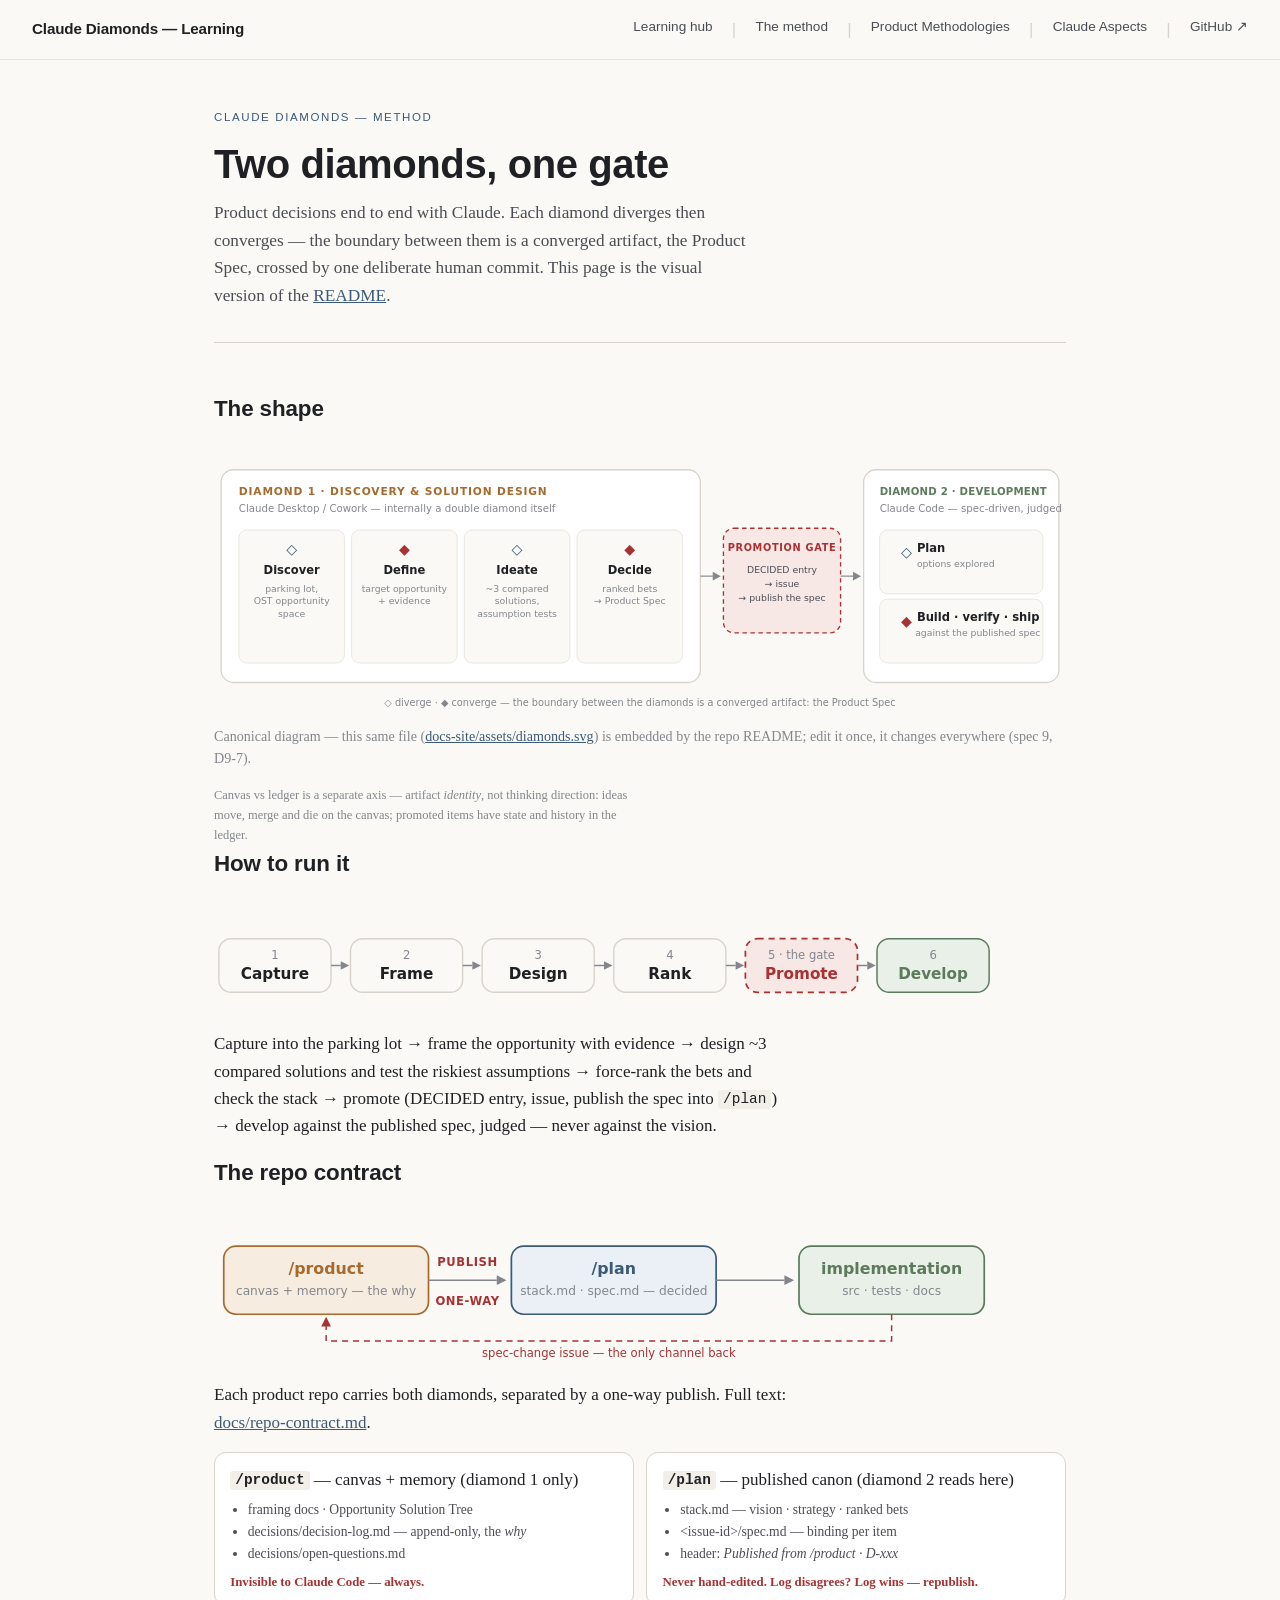
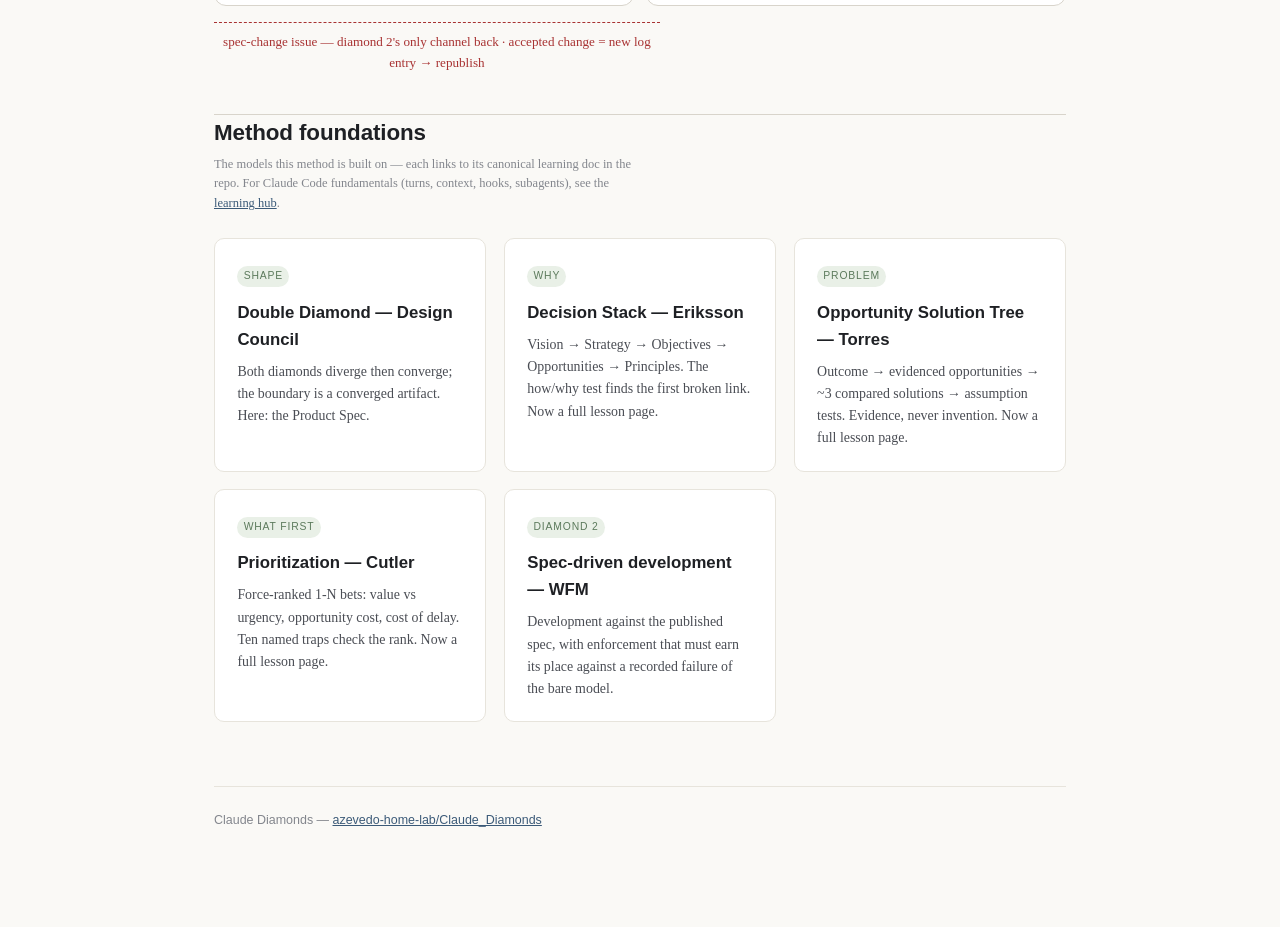
<file: docs-site/method.html>
<!doctype html>
<html lang="en">
<head>
<meta charset="utf-8">
<meta name="viewport" content="width=device-width, initial-scale=1">
<title>The method — Claude Diamonds</title>
<meta name="description" content="The Claude Diamonds method: two diamonds that each diverge and converge, a Product Spec at the boundary, and the repo contract that keeps the surfaces apart.">
<link rel="icon" href="data:image/svg+xml,%3Csvg%20xmlns%3D%22http%3A//www.w3.org/2000/svg%22%20viewBox%3D%220%200%20100%20100%22%3E%3Ctext%20y%3D%22.9em%22%20font-size%3D%2290%22%3E%F0%9F%92%A0%3C/text%3E%3C/svg%3E">
<link rel="stylesheet" href="styles.css">
<style>
  .diamonds-fig { display:block; width:100%; height:auto; margin:1.6rem 0 .4rem; }
  .legend-line { color:var(--ink-faint); font-size:.78rem; margin:.2rem 0 0; }
  .contract-grid { display:grid; grid-template-columns:1fr 1fr; gap:.8rem; margin:1rem 0; }
  .terr { border:1px solid var(--border); border-radius:12px; padding:.8rem .95rem; background:var(--bg-raised); }
  .terr code.path { font-weight:700; }
  .terr ul { margin:.4rem 0 0; padding-left:1.1rem; font-size:.85rem; color:var(--ink-soft); }
  .terr .no { color:var(--warn); font-weight:600; font-size:.8rem; display:block; margin-top:.45rem; }
  .loopnote { text-align:center; font-size:.82rem; color:var(--warn); border-top:1.5px dashed var(--warn); padding-top:.5rem; margin:.4rem 0 0; }
  @media (max-width:720px){ .contract-grid{grid-template-columns:1fr} }
</style>
</head>
<body>
  <header class="site-header">
    <a class="brand" href="index.html">Claude Diamonds — Learning</a>
    <nav>
      <a href="index.html">Learning hub</a>
      <span class="nav-sep" aria-hidden="true" style="color:var(--border);user-select:none">|</span>
      <a href="index.html#the-method">The method</a>
      <span class="nav-sep" aria-hidden="true" style="color:var(--border);user-select:none">|</span>
      <a href="index.html#product-methodologies">Product Methodologies</a>
      <span class="nav-sep" aria-hidden="true" style="color:var(--border);user-select:none">|</span>
      <a href="index.html#claude-aspects">Claude Aspects</a>
      <span class="nav-sep" aria-hidden="true" style="color:var(--border);user-select:none">|</span>
      <a href="https://github.com/azevedo-home-lab/Claude_Diamonds">GitHub ↗</a>
    </nav>
  </header>

  <div class="shell no-toc">
    <main>
      <header class="doc-head">
        <p class="eyebrow">Claude Diamonds — method</p>
        <h1 class="head">Two diamonds, one gate</h1>
        <p class="dek">Product decisions end to end with Claude. Each diamond diverges then converges — the boundary between them is a converged artifact, the Product Spec, crossed by one deliberate human commit. This page is the visual version of the <a href="https://github.com/azevedo-home-lab/Claude_Diamonds#readme">README</a>.</p>
      </header>

      <h2 id="shape">The shape</h2>
      <img class="diamonds-fig" src="assets/diamonds.svg"
           alt="Diamond 1, Discovery and Solution Design (Claude Desktop / Cowork): Discover, Define, Ideate, Decide. The promotion gate: DECIDED entry, issue, publish the spec. Diamond 2, Development (Claude Code): Plan, then Build-verify-ship against the published spec.">
      <p class="caption">Canonical diagram — this same file (<a href="https://github.com/azevedo-home-lab/Claude_Diamonds/blob/main/docs-site/assets/diamonds.svg">docs-site/assets/diamonds.svg</a>) is embedded by the repo README; edit it once, it changes everywhere (spec 9, D9-7).</p>
      <p class="legend-line">Canvas vs ledger is a separate axis — artifact <em>identity</em>, not thinking direction: ideas move, merge and die on the canvas; promoted items have state and history in the ledger.</p>

      <h2 id="run">How to run it</h2>
      <img class="diamonds-fig" style="max-width:780px" src="assets/run-steps.svg"
           alt="Six steps: Capture, Frame, Design, Rank, Promote at the gate, Develop.">
      <p>Capture into the parking lot → frame the opportunity with evidence → design ~3 compared solutions and test the riskiest assumptions → force-rank the bets and check the stack → promote (DECIDED entry, issue, publish the spec into <code>/plan</code>) → develop against the published spec, judged — never against the vision.</p>

      <h2 id="contract">The repo contract</h2>
      <img class="diamonds-fig" style="max-width:780px" src="assets/contract.svg"
           alt="/product publishes one-way through the gate into /plan, which feeds implementation; a spec-change issue is the only channel back.">
      <p>Each product repo carries both diamonds, separated by a one-way publish. Full text: <a href="https://github.com/azevedo-home-lab/Claude_Diamonds/blob/main/docs/repo-contract.md">docs/repo-contract.md</a>.</p>
      <div class="contract-grid">
        <div class="terr">
          <code class="path">/product</code> — canvas + memory (diamond 1 only)
          <ul>
            <li>framing docs · Opportunity Solution Tree</li>
            <li>decisions/decision-log.md — append-only, the <em>why</em></li>
            <li>decisions/open-questions.md</li>
          </ul>
          <span class="no">Invisible to Claude Code — always.</span>
        </div>
        <div class="terr">
          <code class="path">/plan</code> — published canon (diamond 2 reads here)
          <ul>
            <li>stack.md — vision · strategy · ranked bets</li>
            <li>&lt;issue-id&gt;/spec.md — binding per item</li>
            <li>header: <em>Published from /product · D-xxx</em></li>
          </ul>
          <span class="no">Never hand-edited. Log disagrees? Log wins — republish.</span>
        </div>
      </div>
      <p class="loopnote">spec-change issue — diamond 2's only channel back · accepted change = new log entry → republish</p>

      <hr style="border:none; border-top:1.5px solid var(--border); margin:2.6rem 0 0;">
      <h2 id="foundations">Method foundations</h2>
      <p class="legend-line">The models this method is built on — each links to its canonical learning doc in the repo. For Claude Code fundamentals (turns, context, hooks, subagents), see the <a href="index.html">learning hub</a>.</p>
      <div class="lesson-grid">
        <a class="lesson-card built" href="https://www.designcouncil.org.uk/resources/framework-for-innovation/">
          <span class="lc-status">Shape</span>
          <h3>Double Diamond — Design Council</h3>
          <p>Both diamonds diverge then converge; the boundary is a converged artifact. Here: the Product Spec.</p>
        </a>
        <a class="lesson-card built" href="decision-stack.html">
          <span class="lc-status">Why</span>
          <h3>Decision Stack — Eriksson</h3>
          <p>Vision → Strategy → Objectives → Opportunities → Principles. The how/why test finds the first broken link. Now a full lesson page.</p>
        </a>
        <a class="lesson-card built" href="ost.html">
          <span class="lc-status">Problem</span>
          <h3>Opportunity Solution Tree — Torres</h3>
          <p>Outcome → evidenced opportunities → ~3 compared solutions → assumption tests. Evidence, never invention. Now a full lesson page.</p>
        </a>
        <a class="lesson-card built" href="cutler.html">
          <span class="lc-status">What first</span>
          <h3>Prioritization — Cutler</h3>
          <p>Force-ranked 1-N bets: value vs urgency, opportunity cost, cost of delay. Ten named traps check the rank. Now a full lesson page.</p>
        </a>
        <a class="lesson-card built" href="https://github.com/azevedo-home-lab/claude-code-workflows#goal">
          <span class="lc-status">Diamond 2</span>
          <h3>Spec-driven development — WFM</h3>
          <p>Development against the published spec, with enforcement that must earn its place against a recorded failure of the bare model.</p>
        </a>
      </div>

      <footer>
        Claude Diamonds — <a href="https://github.com/azevedo-home-lab/Claude_Diamonds">azevedo-home-lab/Claude_Diamonds</a>
      </footer>
    </main>
  </div>
</body>
</html>
</file>
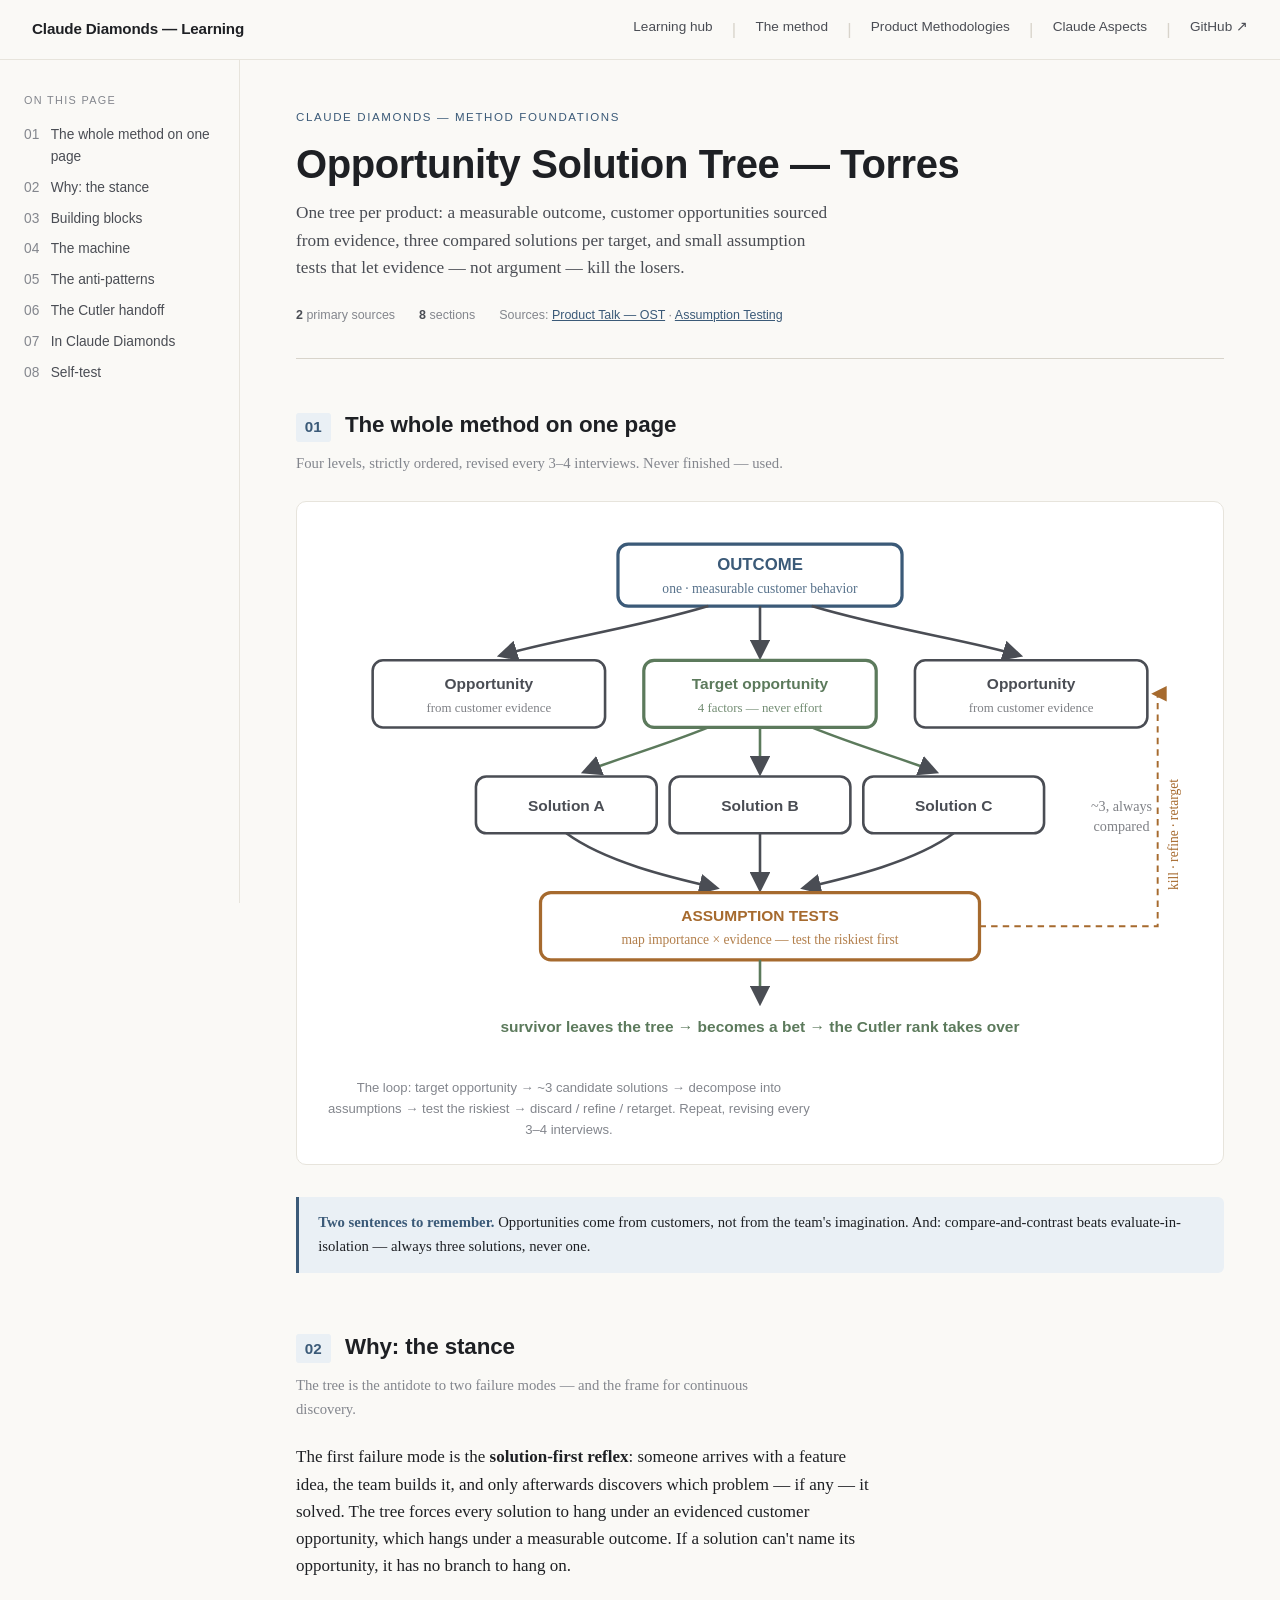
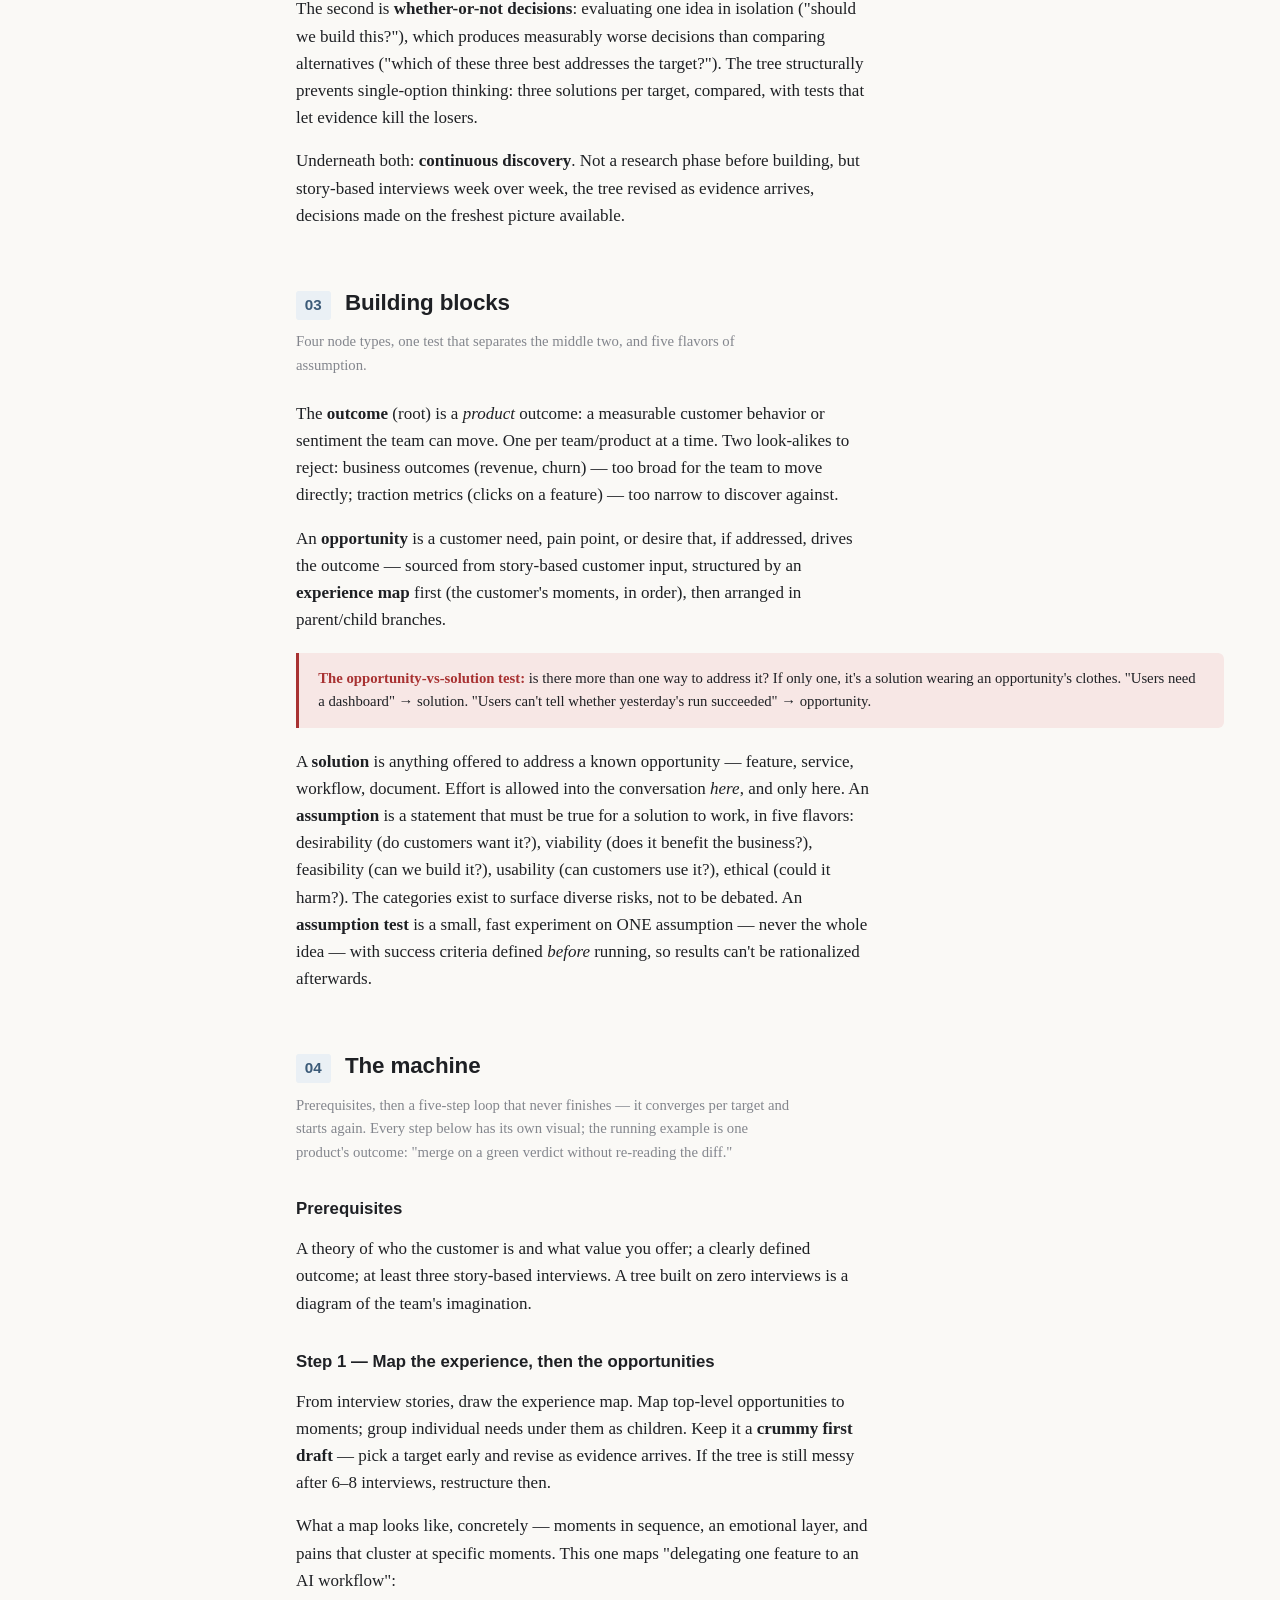
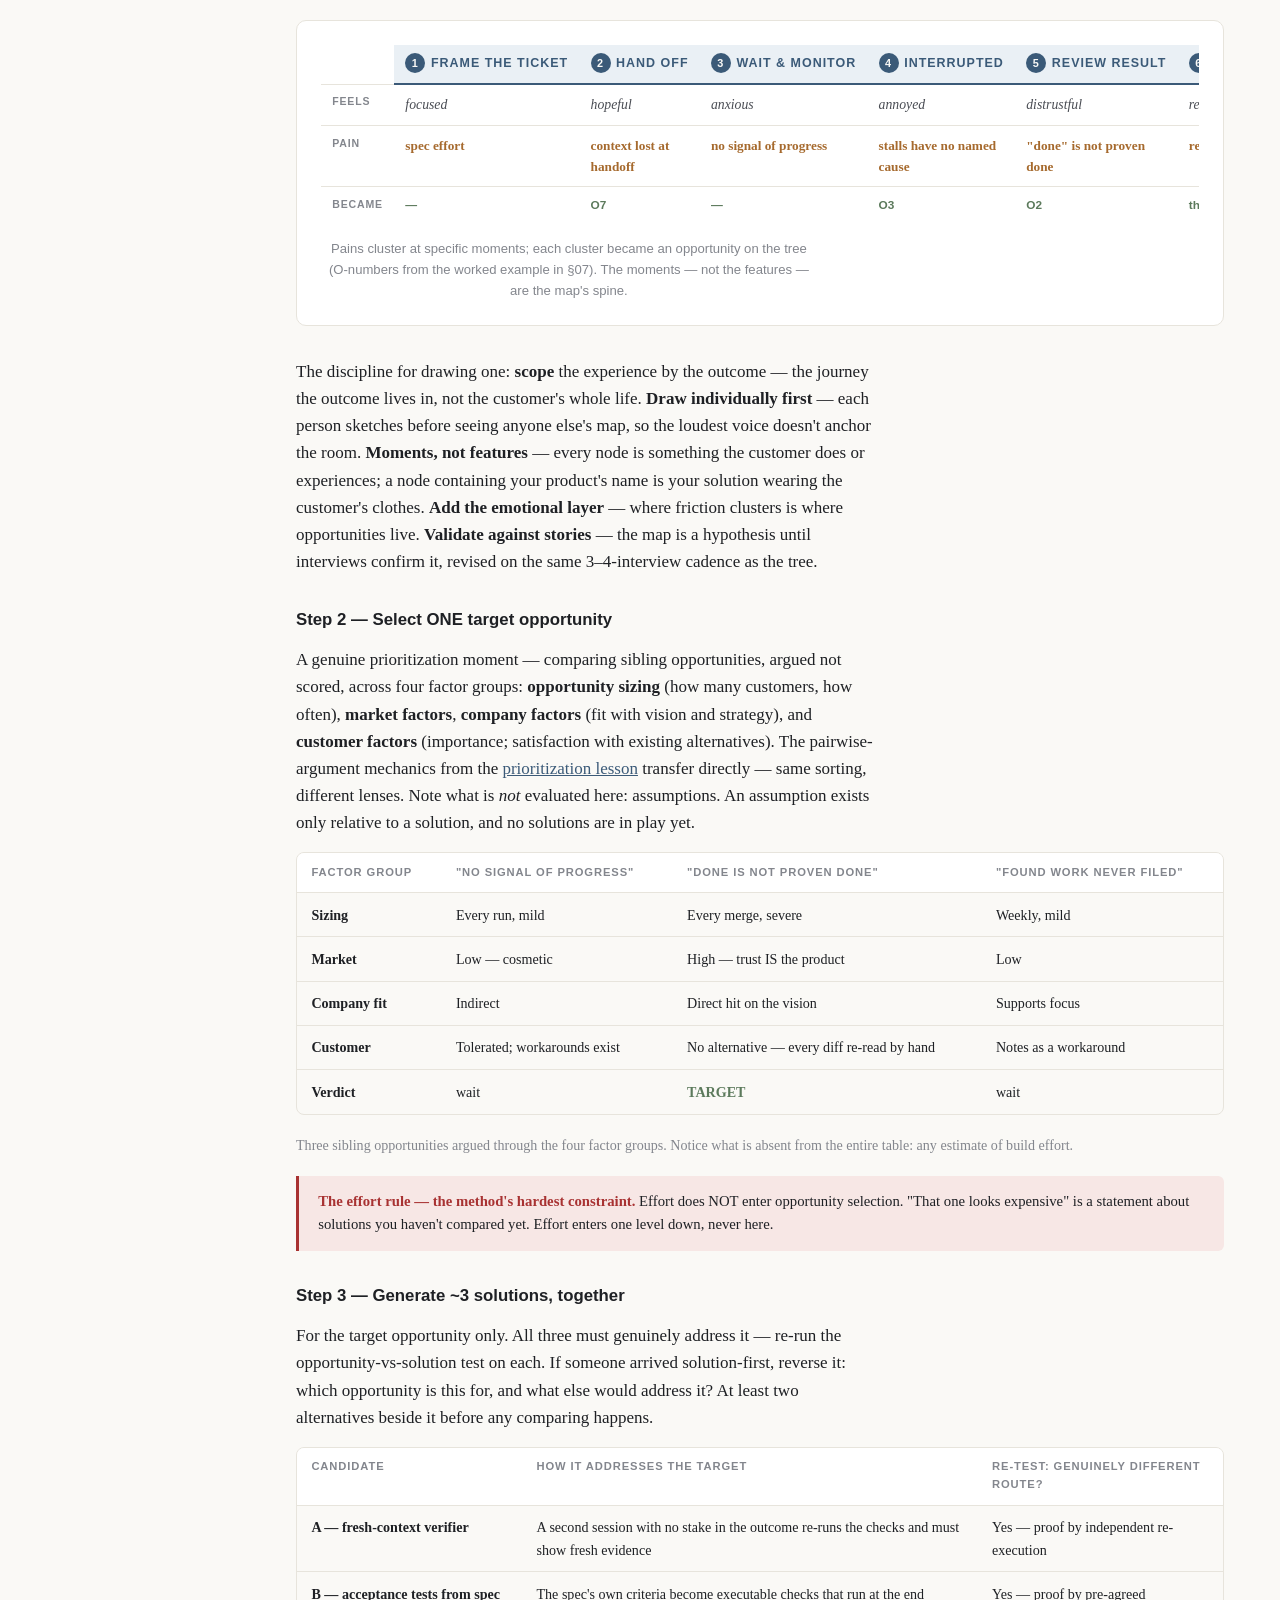
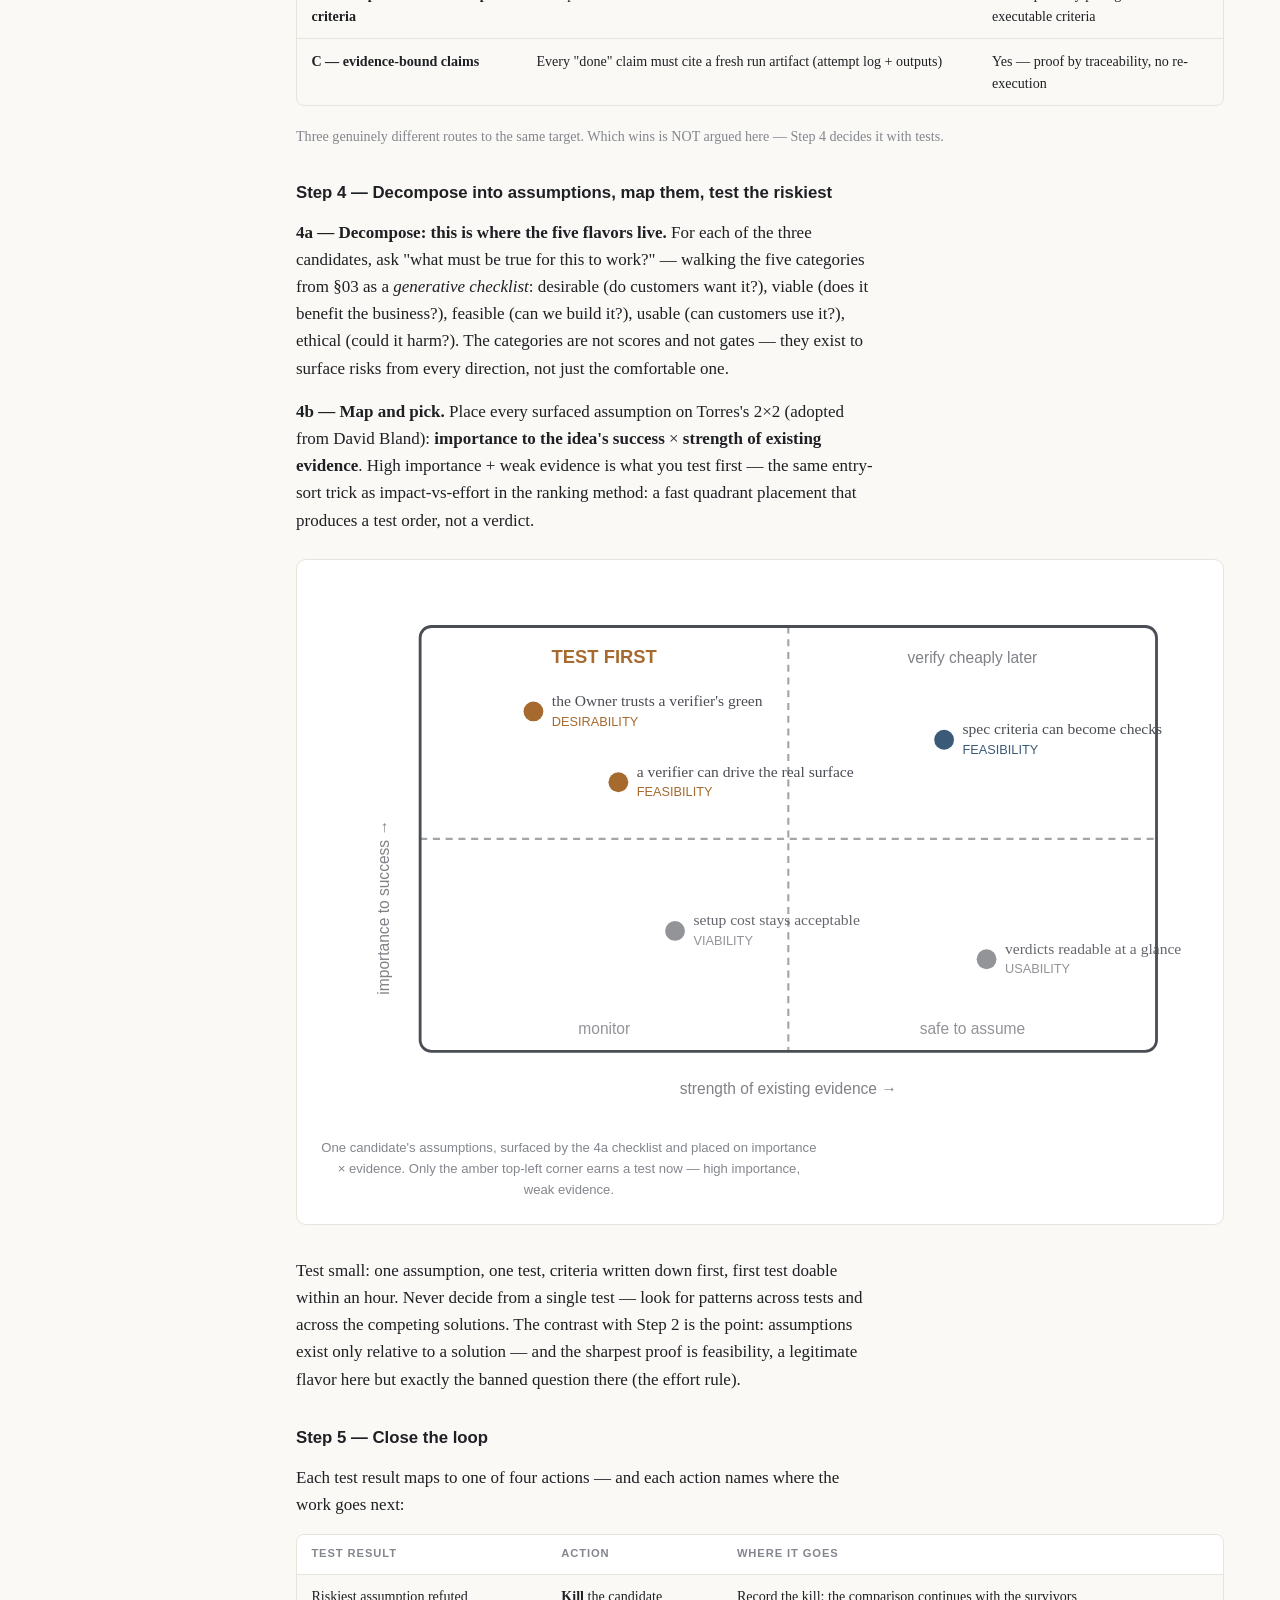
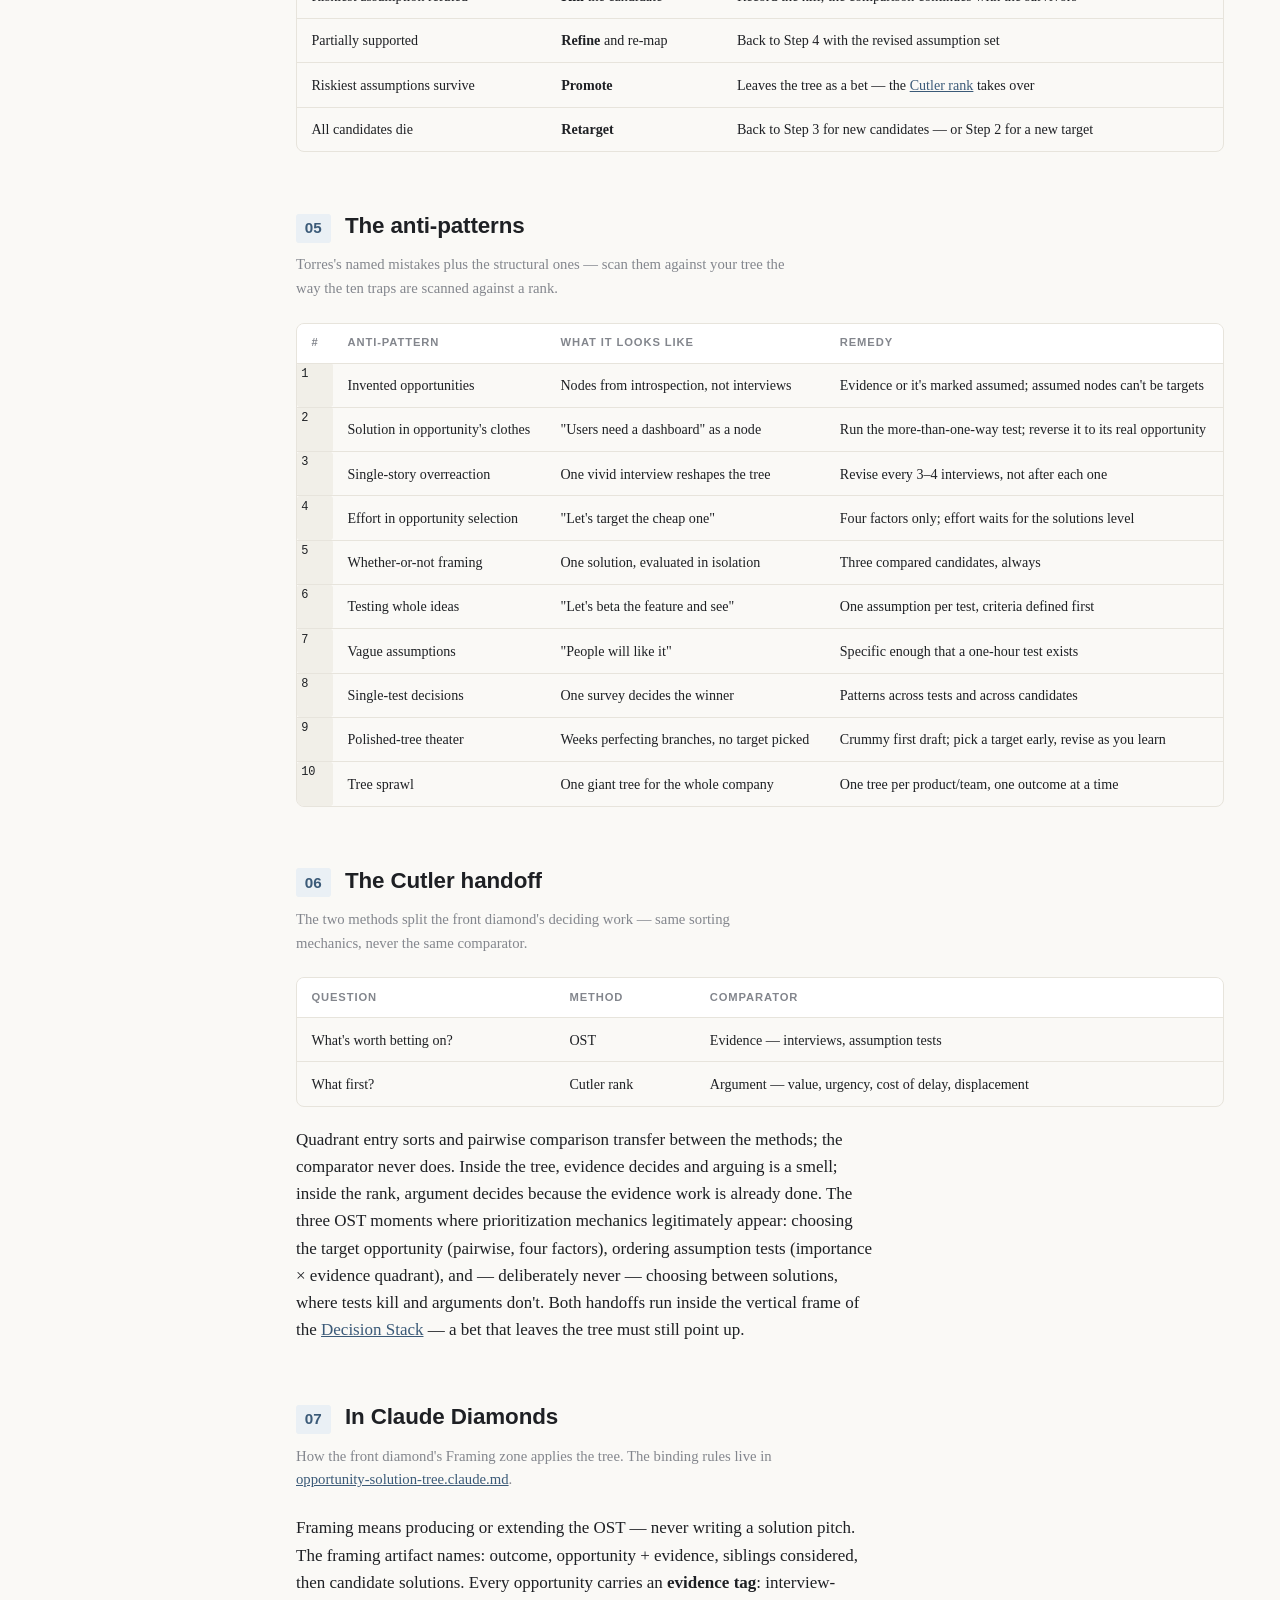
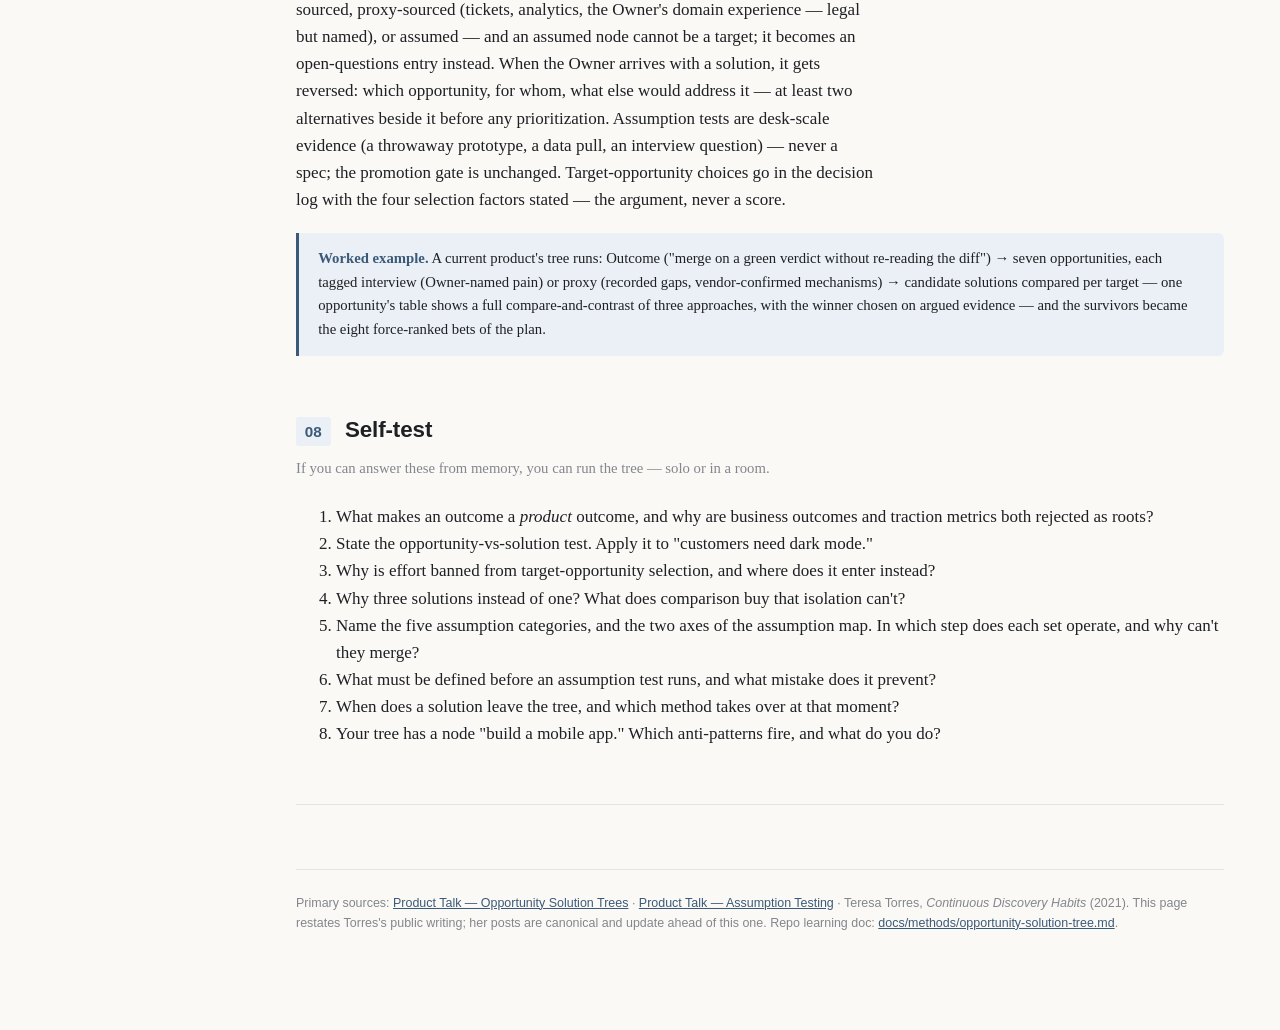
<file: docs-site/ost.html>
<!doctype html>
<html lang="en">
<head>
<meta charset="utf-8">
<meta name="viewport" content="width=device-width, initial-scale=1">
<title>Opportunity Solution Tree — Torres — Claude Diamonds</title>
<meta name="description" content="Teresa Torres's Opportunity Solution Tree, learned properly: outcome, evidenced opportunities, three compared solutions, assumption tests — and how Claude Diamonds applies it.">
<link rel="icon" href="data:image/svg+xml,%3Csvg%20xmlns%3D%22http%3A//www.w3.org/2000/svg%22%20viewBox%3D%220%200%20100%20100%22%3E%3Ctext%20y%3D%22.9em%22%20font-size%3D%2290%22%3E%F0%9F%92%A0%3C/text%3E%3C/svg%3E">
<link rel="stylesheet" href="styles.css">
<style>
  .xmap { min-width: 820px; border-collapse: collapse; font-size: .86rem; width: 100%; }
  .xmap td, .xmap th { border-bottom: 1px solid var(--border-soft); padding: .55rem .7rem; vertical-align: top; text-align: left; }
  .xmap th.rowlab { font-family: "Helvetica Neue", Arial, sans-serif; font-size: .66rem; letter-spacing: .08em; text-transform: uppercase; color: var(--ink-faint); white-space: nowrap; }
  .xmap thead th.moment { font-family: "Helvetica Neue", Arial, sans-serif; font-size: .78rem; font-weight: 700; color: var(--accent); background: var(--accent-soft); border-bottom: 2px solid var(--accent); white-space: nowrap; }
  .xmap .mnum { display: inline-block; background: var(--accent); color: var(--bg); border-radius: 50%; width: 1.25rem; height: 1.25rem; line-height: 1.25rem; text-align: center; font-size: .68rem; margin-right: .35rem; }
  .xmap tr.feels td { font-style: italic; color: var(--ink-soft); }
  .xmap tr.pains td { color: var(--pattern); font-weight: 600; font-size: .83rem; }
  .xmap tr.opps td { font-family: "Helvetica Neue", Arial, sans-serif; font-size: .74rem; font-weight: 700; color: var(--turn); }
  .xmap tbody tr:last-child td, .xmap tbody tr:last-child th { border-bottom: none; }
  td.verdict { color: var(--turn); font-weight: 700; }
</style>
</head>
<body>
  <header class="site-header">
    <a class="brand" href="index.html">Claude Diamonds — Learning</a>
    <nav>
      <a href="index.html">Learning hub</a>
      <span class="nav-sep" aria-hidden="true" style="color:var(--border);user-select:none">|</span>
      <a href="index.html#the-method">The method</a>
      <span class="nav-sep" aria-hidden="true" style="color:var(--border);user-select:none">|</span>
      <a href="index.html#product-methodologies">Product Methodologies</a>
      <span class="nav-sep" aria-hidden="true" style="color:var(--border);user-select:none">|</span>
      <a href="index.html#claude-aspects">Claude Aspects</a>
      <span class="nav-sep" aria-hidden="true" style="color:var(--border);user-select:none">|</span>
      <a href="https://github.com/azevedo-home-lab/Claude_Diamonds">GitHub ↗</a>
    </nav>
  </header>

  <div class="shell">
    <nav class="toc" aria-label="Table of contents">
      <p class="toc-label">On this page</p>
      <ol>
        <li><a href="#s1"><span class="n">01</span>The whole method on one page</a></li>
        <li><a href="#s2"><span class="n">02</span>Why: the stance</a></li>
        <li><a href="#s3"><span class="n">03</span>Building blocks</a></li>
        <li><a href="#s4"><span class="n">04</span>The machine</a></li>
        <li><a href="#s5"><span class="n">05</span>The anti-patterns</a></li>
        <li><a href="#s6"><span class="n">06</span>The Cutler handoff</a></li>
        <li><a href="#s7"><span class="n">07</span>In Claude Diamonds</a></li>
        <li><a href="#s8"><span class="n">08</span>Self-test</a></li>
      </ol>
    </nav>

    <main>
      <header class="doc-head">
        <p class="eyebrow">Claude Diamonds — method foundations</p>
        <h1 class="head">Opportunity Solution Tree — Torres</h1>
        <p class="dek">One tree per product: a measurable outcome, customer opportunities sourced from evidence, three compared solutions per target, and small assumption tests that let evidence — not argument — kill the losers.</p>
        <div class="doc-meta">
          <span><strong>2</strong> primary sources</span>
          <span><strong>8</strong> sections</span>
          <span>Sources: <a href="https://www.producttalk.org/opportunity-solution-trees/">Product Talk — OST</a> · <a href="https://www.producttalk.org/assumption-testing/">Assumption Testing</a></span>
        </div>
      </header>

      <section class="stage" id="s1">
        <div class="stage-head"><span class="stage-num">01</span><h2>The whole method on one page</h2></div>
        <p class="stage-sub">Four levels, strictly ordered, revised every 3–4 interviews. Never finished — used.</p>

        <div class="figure">
          <svg viewBox="0 0 680 415" xmlns="http://www.w3.org/2000/svg" role="img" aria-label="The Opportunity Solution Tree: one measurable outcome at the root; opportunities from customer evidence below it; one target opportunity selected by four factors, never effort; three compared solutions under the target; assumption tests mapped by importance versus evidence at the leaves. A dashed loop returns kill, refine, retarget to the tree; the surviving solution leaves the tree and becomes a bet in the Cutler rank.">
            <defs>
              <marker id="o1" markerWidth="8" markerHeight="8" refX="6" refY="4" orient="auto"><path d="M0,0 L8,4 L0,8 Z" fill="currentColor"/></marker>
              <marker id="o2" markerWidth="8" markerHeight="8" refX="6" refY="4" orient="auto"><path d="M0,0 L8,4 L0,8 Z" fill="currentColor" class="pattern-c"/></marker>
            </defs>

            <rect x="230" y="14" width="220" height="48" rx="8" fill="none" stroke="currentColor" class="accent" stroke-width="2.5"/>
            <text x="340" y="34" text-anchor="middle" font-family="Helvetica Neue, Arial, sans-serif" font-size="13" font-weight="700" class="accent" fill="currentColor">OUTCOME</text>
            <text x="340" y="52" text-anchor="middle" font-family="Iowan, Georgia, serif" font-size="10.5" class="accent" fill="currentColor" opacity="0.85">one · measurable customer behavior</text>

            <path d="M300,62 C 240,80 180,88 140,100" stroke="currentColor" stroke-width="2" fill="none" marker-end="url(#o1)"/>
            <path d="M340,62 V100" stroke="currentColor" stroke-width="2" fill="none" marker-end="url(#o1)"/>
            <path d="M380,62 C 440,80 500,88 540,100" stroke="currentColor" stroke-width="2" fill="none" marker-end="url(#o1)"/>

            <rect x="40" y="104" width="180" height="52" rx="8" fill="none" stroke="currentColor" stroke-width="2"/>
            <text x="130" y="126" text-anchor="middle" font-family="Helvetica Neue, Arial, sans-serif" font-size="12" font-weight="600" fill="currentColor">Opportunity</text>
            <text x="130" y="144" text-anchor="middle" font-family="Iowan, Georgia, serif" font-size="10" fill="currentColor" opacity="0.7">from customer evidence</text>

            <rect x="250" y="104" width="180" height="52" rx="8" fill="none" stroke="currentColor" class="turn-c" stroke-width="2.5"/>
            <text x="340" y="126" text-anchor="middle" font-family="Helvetica Neue, Arial, sans-serif" font-size="12" font-weight="700" class="turn-c" fill="currentColor">Target opportunity</text>
            <text x="340" y="144" text-anchor="middle" font-family="Iowan, Georgia, serif" font-size="10" class="turn-c" fill="currentColor" opacity="0.85">4 factors — never effort</text>

            <rect x="460" y="104" width="180" height="52" rx="8" fill="none" stroke="currentColor" stroke-width="2"/>
            <text x="550" y="126" text-anchor="middle" font-family="Helvetica Neue, Arial, sans-serif" font-size="12" font-weight="600" fill="currentColor">Opportunity</text>
            <text x="550" y="144" text-anchor="middle" font-family="Iowan, Georgia, serif" font-size="10" fill="currentColor" opacity="0.7">from customer evidence</text>

            <path d="M300,156 C 260,172 230,180 205,190" stroke="currentColor" class="turn-c" stroke-width="2" fill="none" marker-end="url(#o1)"/>
            <path d="M340,156 V190" stroke="currentColor" class="turn-c" stroke-width="2" fill="none" marker-end="url(#o1)"/>
            <path d="M380,156 C 420,172 450,180 475,190" stroke="currentColor" class="turn-c" stroke-width="2" fill="none" marker-end="url(#o1)"/>

            <rect x="120" y="194" width="140" height="44" rx="8" fill="none" stroke="currentColor" stroke-width="2"/>
            <text x="190" y="221" text-anchor="middle" font-family="Helvetica Neue, Arial, sans-serif" font-size="12" font-weight="600" fill="currentColor">Solution A</text>
            <rect x="270" y="194" width="140" height="44" rx="8" fill="none" stroke="currentColor" stroke-width="2"/>
            <text x="340" y="221" text-anchor="middle" font-family="Helvetica Neue, Arial, sans-serif" font-size="12" font-weight="600" fill="currentColor">Solution B</text>
            <rect x="420" y="194" width="140" height="44" rx="8" fill="none" stroke="currentColor" stroke-width="2"/>
            <text x="490" y="221" text-anchor="middle" font-family="Helvetica Neue, Arial, sans-serif" font-size="12" font-weight="600" fill="currentColor">Solution C</text>
            <text x="620" y="221" font-family="Iowan, Georgia, serif" font-size="11" fill="currentColor" opacity="0.7" text-anchor="middle">~3, always</text>
            <text x="620" y="236" font-family="Iowan, Georgia, serif" font-size="11" fill="currentColor" opacity="0.7" text-anchor="middle">compared</text>

            <path d="M190,238 C 220,260 270,272 305,280" stroke="currentColor" stroke-width="2" fill="none" marker-end="url(#o1)"/>
            <path d="M340,238 V280" stroke="currentColor" stroke-width="2" fill="none" marker-end="url(#o1)"/>
            <path d="M490,238 C 460,260 410,272 375,280" stroke="currentColor" stroke-width="2" fill="none" marker-end="url(#o1)"/>

            <rect x="170" y="284" width="340" height="52" rx="8" fill="none" stroke="currentColor" class="pattern-c" stroke-width="2.5"/>
            <text x="340" y="306" text-anchor="middle" font-family="Helvetica Neue, Arial, sans-serif" font-size="12" font-weight="700" class="pattern-c" fill="currentColor">ASSUMPTION TESTS</text>
            <text x="340" y="324" text-anchor="middle" font-family="Iowan, Georgia, serif" font-size="10.5" class="pattern-c" fill="currentColor" opacity="0.85">map importance × evidence — test the riskiest first</text>

            <path d="M510,310 H648 V130 H648" stroke="currentColor" class="pattern-c" stroke-width="1.5" fill="none" stroke-dasharray="5 4"/>
            <path d="M648,130 H646" stroke="currentColor" class="pattern-c" stroke-width="1.5" fill="none" marker-end="url(#o2)"/>
            <text transform="translate(664,282) rotate(-90)" font-family="Iowan, Georgia, serif" font-size="10.5" class="pattern-c" fill="currentColor">kill · refine · retarget</text>

            <path d="M340,336 V368" stroke="currentColor" class="turn-c" stroke-width="2" fill="none" marker-end="url(#o1)"/>
            <text x="340" y="392" text-anchor="middle" font-family="Helvetica Neue, Arial, sans-serif" font-size="12" font-weight="600" class="turn-c" fill="currentColor">survivor leaves the tree → becomes a bet → the Cutler rank takes over</text>
          </svg>
          <p class="figcaption">The loop: target opportunity → ~3 candidate solutions → decompose into assumptions → test the riskiest → discard / refine / retarget. Repeat, revising every 3–4 interviews.</p>
        </div>

        <div class="callout bridge">
          <strong>Two sentences to remember.</strong> Opportunities come from customers, not from the team's imagination. And: compare-and-contrast beats evaluate-in-isolation — always three solutions, never one.
        </div>
      </section>

      <section class="stage" id="s2">
        <div class="stage-head"><span class="stage-num">02</span><h2>Why: the stance</h2></div>
        <p class="stage-sub">The tree is the antidote to two failure modes — and the frame for continuous discovery.</p>
        <p>The first failure mode is the <strong>solution-first reflex</strong>: someone arrives with a feature idea, the team builds it, and only afterwards discovers which problem — if any — it solved. The tree forces every solution to hang under an evidenced customer opportunity, which hangs under a measurable outcome. If a solution can't name its opportunity, it has no branch to hang on.</p>
        <p>The second is <strong>whether-or-not decisions</strong>: evaluating one idea in isolation ("should we build this?"), which produces measurably worse decisions than comparing alternatives ("which of these three best addresses the target?"). The tree structurally prevents single-option thinking: three solutions per target, compared, with tests that let evidence kill the losers.</p>
        <p>Underneath both: <strong>continuous discovery</strong>. Not a research phase before building, but story-based interviews week over week, the tree revised as evidence arrives, decisions made on the freshest picture available.</p>
      </section>

      <section class="stage" id="s3">
        <div class="stage-head"><span class="stage-num">03</span><h2>Building blocks</h2></div>
        <p class="stage-sub">Four node types, one test that separates the middle two, and five flavors of assumption.</p>
        <p>The <strong>outcome</strong> (root) is a <em>product</em> outcome: a measurable customer behavior or sentiment the team can move. One per team/product at a time. Two look-alikes to reject: business outcomes (revenue, churn) — too broad for the team to move directly; traction metrics (clicks on a feature) — too narrow to discover against.</p>
        <p>An <strong>opportunity</strong> is a customer need, pain point, or desire that, if addressed, drives the outcome — sourced from story-based customer input, structured by an <strong>experience map</strong> first (the customer's moments, in order), then arranged in parent/child branches.</p>
        <div class="callout">
          <strong>The opportunity-vs-solution test:</strong> is there more than one way to address it? If only one, it's a solution wearing an opportunity's clothes. "Users need a dashboard" → solution. "Users can't tell whether yesterday's run succeeded" → opportunity.
        </div>
        <p>A <strong>solution</strong> is anything offered to address a known opportunity — feature, service, workflow, document. Effort is allowed into the conversation <em>here</em>, and only here. An <strong>assumption</strong> is a statement that must be true for a solution to work, in five flavors: desirability (do customers want it?), viability (does it benefit the business?), feasibility (can we build it?), usability (can customers use it?), ethical (could it harm?). The categories exist to surface diverse risks, not to be debated. An <strong>assumption test</strong> is a small, fast experiment on ONE assumption — never the whole idea — with success criteria defined <em>before</em> running, so results can't be rationalized afterwards.</p>
      </section>

      <section class="stage" id="s4">
        <div class="stage-head"><span class="stage-num">04</span><h2>The machine</h2></div>
        <p class="stage-sub">Prerequisites, then a five-step loop that never finishes — it converges per target and starts again. Every step below has its own visual; the running example is one product's outcome: "merge on a green verdict without re-reading the diff."</p>

        <h3>Prerequisites</h3>
        <p>A theory of who the customer is and what value you offer; a clearly defined outcome; at least three story-based interviews. A tree built on zero interviews is a diagram of the team's imagination.</p>

        <h3>Step 1 — Map the experience, then the opportunities</h3>
        <p>From interview stories, draw the experience map. Map top-level opportunities to moments; group individual needs under them as children. Keep it a <strong>crummy first draft</strong> — pick a target early and revise as evidence arrives. If the tree is still messy after 6–8 interviews, restructure then.</p>
        <p>What a map looks like, concretely — moments in sequence, an emotional layer, and pains that cluster at specific moments. This one maps "delegating one feature to an AI workflow":</p>

        <div class="figure">
          <div class="scrollwrap" style="border:none;border-radius:0;margin:0;">
            <table class="xmap">
              <thead>
                <tr>
                  <th class="rowlab"></th>
                  <th class="moment"><span class="mnum">1</span>Frame the ticket</th>
                  <th class="moment"><span class="mnum">2</span>Hand off</th>
                  <th class="moment"><span class="mnum">3</span>Wait &amp; monitor</th>
                  <th class="moment"><span class="mnum">4</span>Interrupted</th>
                  <th class="moment"><span class="mnum">5</span>Review result</th>
                  <th class="moment"><span class="mnum">6</span>Merge or rework</th>
                  <th class="moment"><span class="mnum">7</span>Aftermath</th>
                </tr>
              </thead>
              <tbody>
                <tr class="feels">
                  <th class="rowlab">Feels</th>
                  <td>focused</td><td>hopeful</td><td>anxious</td><td>annoyed</td><td>distrustful</td><td>resigned</td><td>scattered</td>
                </tr>
                <tr class="pains">
                  <th class="rowlab">Pain</th>
                  <td>spec effort</td>
                  <td>context lost at handoff</td>
                  <td>no signal of progress</td>
                  <td>stalls have no named cause</td>
                  <td>"done" is not proven done</td>
                  <td>re-reads every diff</td>
                  <td>found work never filed</td>
                </tr>
                <tr class="opps">
                  <th class="rowlab">Became</th>
                  <td>—</td><td>O7</td><td>—</td><td>O3</td><td>O2</td><td>the outcome itself</td><td>O4</td>
                </tr>
              </tbody>
            </table>
          </div>
          <p class="figcaption">Pains cluster at specific moments; each cluster became an opportunity on the tree (O-numbers from the worked example in §07). The moments — not the features — are the map's spine.</p>
        </div>

        <p>The discipline for drawing one: <strong>scope</strong> the experience by the outcome — the journey the outcome lives in, not the customer's whole life. <strong>Draw individually first</strong> — each person sketches before seeing anyone else's map, so the loudest voice doesn't anchor the room. <strong>Moments, not features</strong> — every node is something the customer does or experiences; a node containing your product's name is your solution wearing the customer's clothes. <strong>Add the emotional layer</strong> — where friction clusters is where opportunities live. <strong>Validate against stories</strong> — the map is a hypothesis until interviews confirm it, revised on the same 3–4-interview cadence as the tree.</p>

        <h3>Step 2 — Select ONE target opportunity</h3>
        <p>A genuine prioritization moment — comparing sibling opportunities, argued not scored, across four factor groups: <strong>opportunity sizing</strong> (how many customers, how often), <strong>market factors</strong>, <strong>company factors</strong> (fit with vision and strategy), and <strong>customer factors</strong> (importance; satisfaction with existing alternatives). The pairwise-argument mechanics from the <a href="cutler.html">prioritization lesson</a> transfer directly — same sorting, different lenses. Note what is <em>not</em> evaluated here: assumptions. An assumption exists only relative to a solution, and no solutions are in play yet.</p>
        <div class="scrollwrap">
          <table>
            <thead><tr><th>Factor group</th><th>"No signal of progress"</th><th>"Done is not proven done"</th><th>"Found work never filed"</th></tr></thead>
            <tbody>
              <tr><td><strong>Sizing</strong></td><td>Every run, mild</td><td>Every merge, severe</td><td>Weekly, mild</td></tr>
              <tr><td><strong>Market</strong></td><td>Low — cosmetic</td><td>High — trust IS the product</td><td>Low</td></tr>
              <tr><td><strong>Company fit</strong></td><td>Indirect</td><td>Direct hit on the vision</td><td>Supports focus</td></tr>
              <tr><td><strong>Customer</strong></td><td>Tolerated; workarounds exist</td><td>No alternative — every diff re-read by hand</td><td>Notes as a workaround</td></tr>
              <tr><td><strong>Verdict</strong></td><td>wait</td><td class="verdict">TARGET</td><td>wait</td></tr>
            </tbody>
          </table>
        </div>
        <p class="caption spaced">Three sibling opportunities argued through the four factor groups. Notice what is absent from the entire table: any estimate of build effort.</p>
        <div class="callout">
          <strong>The effort rule — the method's hardest constraint.</strong> Effort does NOT enter opportunity selection. "That one looks expensive" is a statement about solutions you haven't compared yet. Effort enters one level down, never here.
        </div>

        <h3>Step 3 — Generate ~3 solutions, together</h3>
        <p>For the target opportunity only. All three must genuinely address it — re-run the opportunity-vs-solution test on each. If someone arrived solution-first, reverse it: which opportunity is this for, and what else would address it? At least two alternatives beside it before any comparing happens.</p>
        <div class="scrollwrap">
          <table>
            <thead><tr><th>Candidate</th><th>How it addresses the target</th><th>Re-test: genuinely different route?</th></tr></thead>
            <tbody>
              <tr><td><strong>A — fresh-context verifier</strong></td><td>A second session with no stake in the outcome re-runs the checks and must show fresh evidence</td><td>Yes — proof by independent re-execution</td></tr>
              <tr><td><strong>B — acceptance tests from spec criteria</strong></td><td>The spec's own criteria become executable checks that run at the end</td><td>Yes — proof by pre-agreed executable criteria</td></tr>
              <tr><td><strong>C — evidence-bound claims</strong></td><td>Every "done" claim must cite a fresh run artifact (attempt log + outputs)</td><td>Yes — proof by traceability, no re-execution</td></tr>
            </tbody>
          </table>
        </div>
        <p class="caption spaced">Three genuinely different routes to the same target. Which wins is NOT argued here — Step 4 decides it with tests.</p>

        <h3>Step 4 — Decompose into assumptions, map them, test the riskiest</h3>
        <p><strong>4a — Decompose: this is where the five flavors live.</strong> For each of the three candidates, ask "what must be true for this to work?" — walking the five categories from §03 as a <em>generative checklist</em>: desirable (do customers want it?), viable (does it benefit the business?), feasible (can we build it?), usable (can customers use it?), ethical (could it harm?). The categories are not scores and not gates — they exist to surface risks from every direction, not just the comfortable one.</p>
        <p><strong>4b — Map and pick.</strong> Place every surfaced assumption on Torres's 2×2 (adopted from David Bland): <strong>importance to the idea's success</strong> × <strong>strength of existing evidence</strong>. High importance + weak evidence is what you test first — the same entry-sort trick as impact-vs-effort in the ranking method: a fast quadrant placement that produces a test order, not a verdict.</p>

        <div class="figure">
          <svg viewBox="0 0 620 380" xmlns="http://www.w3.org/2000/svg" role="img" aria-label="Assumption map: a 2 by 2 grid with importance to success on the vertical axis and strength of existing evidence on the horizontal axis. Assumptions in the top-left corner, high importance and weak evidence, are tested first. Example dots from one candidate's decomposition are placed across the quadrants.">
            <rect x="70" y="30" width="520" height="300" rx="8" fill="none" stroke="currentColor" stroke-width="2"/>
            <line x1="330" y1="30" x2="330" y2="330" stroke="currentColor" stroke-width="1.5" stroke-dasharray="5 4" opacity="0.5"/>
            <line x1="70" y1="180" x2="590" y2="180" stroke="currentColor" stroke-width="1.5" stroke-dasharray="5 4" opacity="0.5"/>

            <text x="200" y="56" text-anchor="middle" font-family="Helvetica Neue, Arial, sans-serif" font-size="13" font-weight="700" class="pattern-c" fill="currentColor">TEST FIRST</text>
            <text x="460" y="56" text-anchor="middle" font-family="Helvetica Neue, Arial, sans-serif" font-size="11" fill="currentColor" opacity="0.7">verify cheaply later</text>
            <text x="200" y="318" text-anchor="middle" font-family="Helvetica Neue, Arial, sans-serif" font-size="11" fill="currentColor" opacity="0.6">monitor</text>
            <text x="460" y="318" text-anchor="middle" font-family="Helvetica Neue, Arial, sans-serif" font-size="11" fill="currentColor" opacity="0.6">safe to assume</text>

            <circle cx="150" cy="90" r="7" fill="currentColor" class="pattern-c"/>
            <text x="163" y="86" font-family="Iowan, Georgia, serif" font-size="11" fill="currentColor">the Owner trusts a verifier's green</text>
            <text x="163" y="100" font-family="Helvetica Neue, Arial, sans-serif" font-size="9" class="pattern-c" fill="currentColor">DESIRABILITY</text>

            <circle cx="210" cy="140" r="7" fill="currentColor" class="pattern-c"/>
            <text x="223" y="136" font-family="Iowan, Georgia, serif" font-size="11" fill="currentColor">a verifier can drive the real surface</text>
            <text x="223" y="150" font-family="Helvetica Neue, Arial, sans-serif" font-size="9" class="pattern-c" fill="currentColor">FEASIBILITY</text>

            <circle cx="440" cy="110" r="7" fill="currentColor" class="accent"/>
            <text x="453" y="106" font-family="Iowan, Georgia, serif" font-size="11" fill="currentColor">spec criteria can become checks</text>
            <text x="453" y="120" font-family="Helvetica Neue, Arial, sans-serif" font-size="9" class="accent" fill="currentColor">FEASIBILITY</text>

            <circle cx="250" cy="245" r="7" fill="currentColor" opacity="0.6"/>
            <text x="263" y="241" font-family="Iowan, Georgia, serif" font-size="11" fill="currentColor" opacity="0.85">setup cost stays acceptable</text>
            <text x="263" y="255" font-family="Helvetica Neue, Arial, sans-serif" font-size="9" fill="currentColor" opacity="0.6">VIABILITY</text>

            <circle cx="470" cy="265" r="7" fill="currentColor" opacity="0.6"/>
            <text x="483" y="261" font-family="Iowan, Georgia, serif" font-size="11" fill="currentColor" opacity="0.85">verdicts readable at a glance</text>
            <text x="483" y="275" font-family="Helvetica Neue, Arial, sans-serif" font-size="9" fill="currentColor" opacity="0.6">USABILITY</text>

            <text transform="translate(48,290) rotate(-90)" font-family="Helvetica Neue, Arial, sans-serif" font-size="11" fill="currentColor" opacity="0.7">importance to success →</text>
            <text x="330" y="360" text-anchor="middle" font-family="Helvetica Neue, Arial, sans-serif" font-size="11" fill="currentColor" opacity="0.7">strength of existing evidence →</text>
          </svg>
          <p class="figcaption">One candidate's assumptions, surfaced by the 4a checklist and placed on importance × evidence. Only the amber top-left corner earns a test now — high importance, weak evidence.</p>
        </div>

        <p>Test small: one assumption, one test, criteria written down first, first test doable within an hour. Never decide from a single test — look for patterns across tests and across the competing solutions. The contrast with Step 2 is the point: assumptions exist only relative to a solution — and the sharpest proof is feasibility, a legitimate flavor here but exactly the banned question there (the effort rule).</p>

        <h3>Step 5 — Close the loop</h3>
        <p>Each test result maps to one of four actions — and each action names where the work goes next:</p>
        <div class="scrollwrap">
          <table>
            <thead><tr><th>Test result</th><th>Action</th><th>Where it goes</th></tr></thead>
            <tbody>
              <tr><td>Riskiest assumption refuted</td><td><strong>Kill</strong> the candidate</td><td>Record the kill; the comparison continues with the survivors</td></tr>
              <tr><td>Partially supported</td><td><strong>Refine</strong> and re-map</td><td>Back to Step 4 with the revised assumption set</td></tr>
              <tr><td>Riskiest assumptions survive</td><td><strong>Promote</strong></td><td>Leaves the tree as a bet — the <a href="cutler.html">Cutler rank</a> takes over</td></tr>
              <tr><td>All candidates die</td><td><strong>Retarget</strong></td><td>Back to Step 3 for new candidates — or Step 2 for a new target</td></tr>
            </tbody>
          </table>
        </div>
      </section>

      <section class="stage" id="s5">
        <div class="stage-head"><span class="stage-num">05</span><h2>The anti-patterns</h2></div>
        <p class="stage-sub">Torres's named mistakes plus the structural ones — scan them against your tree the way the ten traps are scanned against a rank.</p>
        <div class="scrollwrap">
          <table>
            <thead><tr><th>#</th><th>Anti-pattern</th><th>What it looks like</th><th>Remedy</th></tr></thead>
            <tbody>
              <tr><td class="mono">1</td><td>Invented opportunities</td><td>Nodes from introspection, not interviews</td><td>Evidence or it's marked assumed; assumed nodes can't be targets</td></tr>
              <tr><td class="mono">2</td><td>Solution in opportunity's clothes</td><td>"Users need a dashboard" as a node</td><td>Run the more-than-one-way test; reverse it to its real opportunity</td></tr>
              <tr><td class="mono">3</td><td>Single-story overreaction</td><td>One vivid interview reshapes the tree</td><td>Revise every 3–4 interviews, not after each one</td></tr>
              <tr><td class="mono">4</td><td>Effort in opportunity selection</td><td>"Let's target the cheap one"</td><td>Four factors only; effort waits for the solutions level</td></tr>
              <tr><td class="mono">5</td><td>Whether-or-not framing</td><td>One solution, evaluated in isolation</td><td>Three compared candidates, always</td></tr>
              <tr><td class="mono">6</td><td>Testing whole ideas</td><td>"Let's beta the feature and see"</td><td>One assumption per test, criteria defined first</td></tr>
              <tr><td class="mono">7</td><td>Vague assumptions</td><td>"People will like it"</td><td>Specific enough that a one-hour test exists</td></tr>
              <tr><td class="mono">8</td><td>Single-test decisions</td><td>One survey decides the winner</td><td>Patterns across tests and across candidates</td></tr>
              <tr><td class="mono">9</td><td>Polished-tree theater</td><td>Weeks perfecting branches, no target picked</td><td>Crummy first draft; pick a target early, revise as you learn</td></tr>
              <tr><td class="mono">10</td><td>Tree sprawl</td><td>One giant tree for the whole company</td><td>One tree per product/team, one outcome at a time</td></tr>
            </tbody>
          </table>
        </div>
      </section>

      <section class="stage" id="s6">
        <div class="stage-head"><span class="stage-num">06</span><h2>The Cutler handoff</h2></div>
        <p class="stage-sub">The two methods split the front diamond's deciding work — same sorting mechanics, never the same comparator.</p>
        <div class="scrollwrap">
          <table>
            <thead><tr><th>Question</th><th>Method</th><th>Comparator</th></tr></thead>
            <tbody>
              <tr><td>What's worth betting on?</td><td>OST</td><td>Evidence — interviews, assumption tests</td></tr>
              <tr><td>What first?</td><td>Cutler rank</td><td>Argument — value, urgency, cost of delay, displacement</td></tr>
            </tbody>
          </table>
        </div>
        <p>Quadrant entry sorts and pairwise comparison transfer between the methods; the comparator never does. Inside the tree, evidence decides and arguing is a smell; inside the rank, argument decides because the evidence work is already done. The three OST moments where prioritization mechanics legitimately appear: choosing the target opportunity (pairwise, four factors), ordering assumption tests (importance × evidence quadrant), and — deliberately never — choosing between solutions, where tests kill and arguments don't. Both handoffs run inside the vertical frame of the <a href="decision-stack.html">Decision Stack</a> — a bet that leaves the tree must still point up.</p>
      </section>

      <section class="stage" id="s7">
        <div class="stage-head"><span class="stage-num">07</span><h2>In Claude Diamonds</h2></div>
        <p class="stage-sub">How the front diamond's Framing zone applies the tree. The binding rules live in <a href="https://github.com/azevedo-home-lab/Claude_Diamonds/blob/main/docs/methods/opportunity-solution-tree.claude.md">opportunity-solution-tree.claude.md</a>.</p>
        <p>Framing means producing or extending the OST — never writing a solution pitch. The framing artifact names: outcome, opportunity + evidence, siblings considered, then candidate solutions. Every opportunity carries an <strong>evidence tag</strong>: interview-sourced, proxy-sourced (tickets, analytics, the Owner's domain experience — legal but named), or assumed — and an assumed node cannot be a target; it becomes an open-questions entry instead. When the Owner arrives with a solution, it gets reversed: which opportunity, for whom, what else would address it — at least two alternatives beside it before any prioritization. Assumption tests are desk-scale evidence (a throwaway prototype, a data pull, an interview question) — never a spec; the promotion gate is unchanged. Target-opportunity choices go in the decision log with the four selection factors stated — the argument, never a score.</p>
        <div class="callout bridge">
          <strong>Worked example.</strong> A current product's tree runs: Outcome ("merge on a green verdict without re-reading the diff") → seven opportunities, each tagged interview (Owner-named pain) or proxy (recorded gaps, vendor-confirmed mechanisms) → candidate solutions compared per target — one opportunity's table shows a full compare-and-contrast of three approaches, with the winner chosen on argued evidence — and the survivors became the eight force-ranked bets of the plan.
        </div>
      </section>

      <section class="stage" id="s8">
        <div class="stage-head"><span class="stage-num">08</span><h2>Self-test</h2></div>
        <p class="stage-sub">If you can answer these from memory, you can run the tree — solo or in a room.</p>
        <ol>
          <li>What makes an outcome a <em>product</em> outcome, and why are business outcomes and traction metrics both rejected as roots?</li>
          <li>State the opportunity-vs-solution test. Apply it to "customers need dark mode."</li>
          <li>Why is effort banned from target-opportunity selection, and where does it enter instead?</li>
          <li>Why three solutions instead of one? What does comparison buy that isolation can't?</li>
          <li>Name the five assumption categories, and the two axes of the assumption map. In which step does each set operate, and why can't they merge?</li>
          <li>What must be defined before an assumption test runs, and what mistake does it prevent?</li>
          <li>When does a solution leave the tree, and which method takes over at that moment?</li>
          <li>Your tree has a node "build a mobile app." Which anti-patterns fire, and what do you do?</li>
        </ol>
      </section>

      <hr class="divider">

      <footer>
        Primary sources: <a href="https://www.producttalk.org/opportunity-solution-trees/">Product Talk — Opportunity Solution Trees</a> · <a href="https://www.producttalk.org/assumption-testing/">Product Talk — Assumption Testing</a> · Teresa Torres, <em>Continuous Discovery Habits</em> (2021). This page restates Torres's public writing; her posts are canonical and update ahead of this one. Repo learning doc: <a href="https://github.com/azevedo-home-lab/Claude_Diamonds/blob/main/docs/methods/opportunity-solution-tree.md">docs/methods/opportunity-solution-tree.md</a>.
      </footer>
    </main>
  </div>
</body>
</html>
</file>
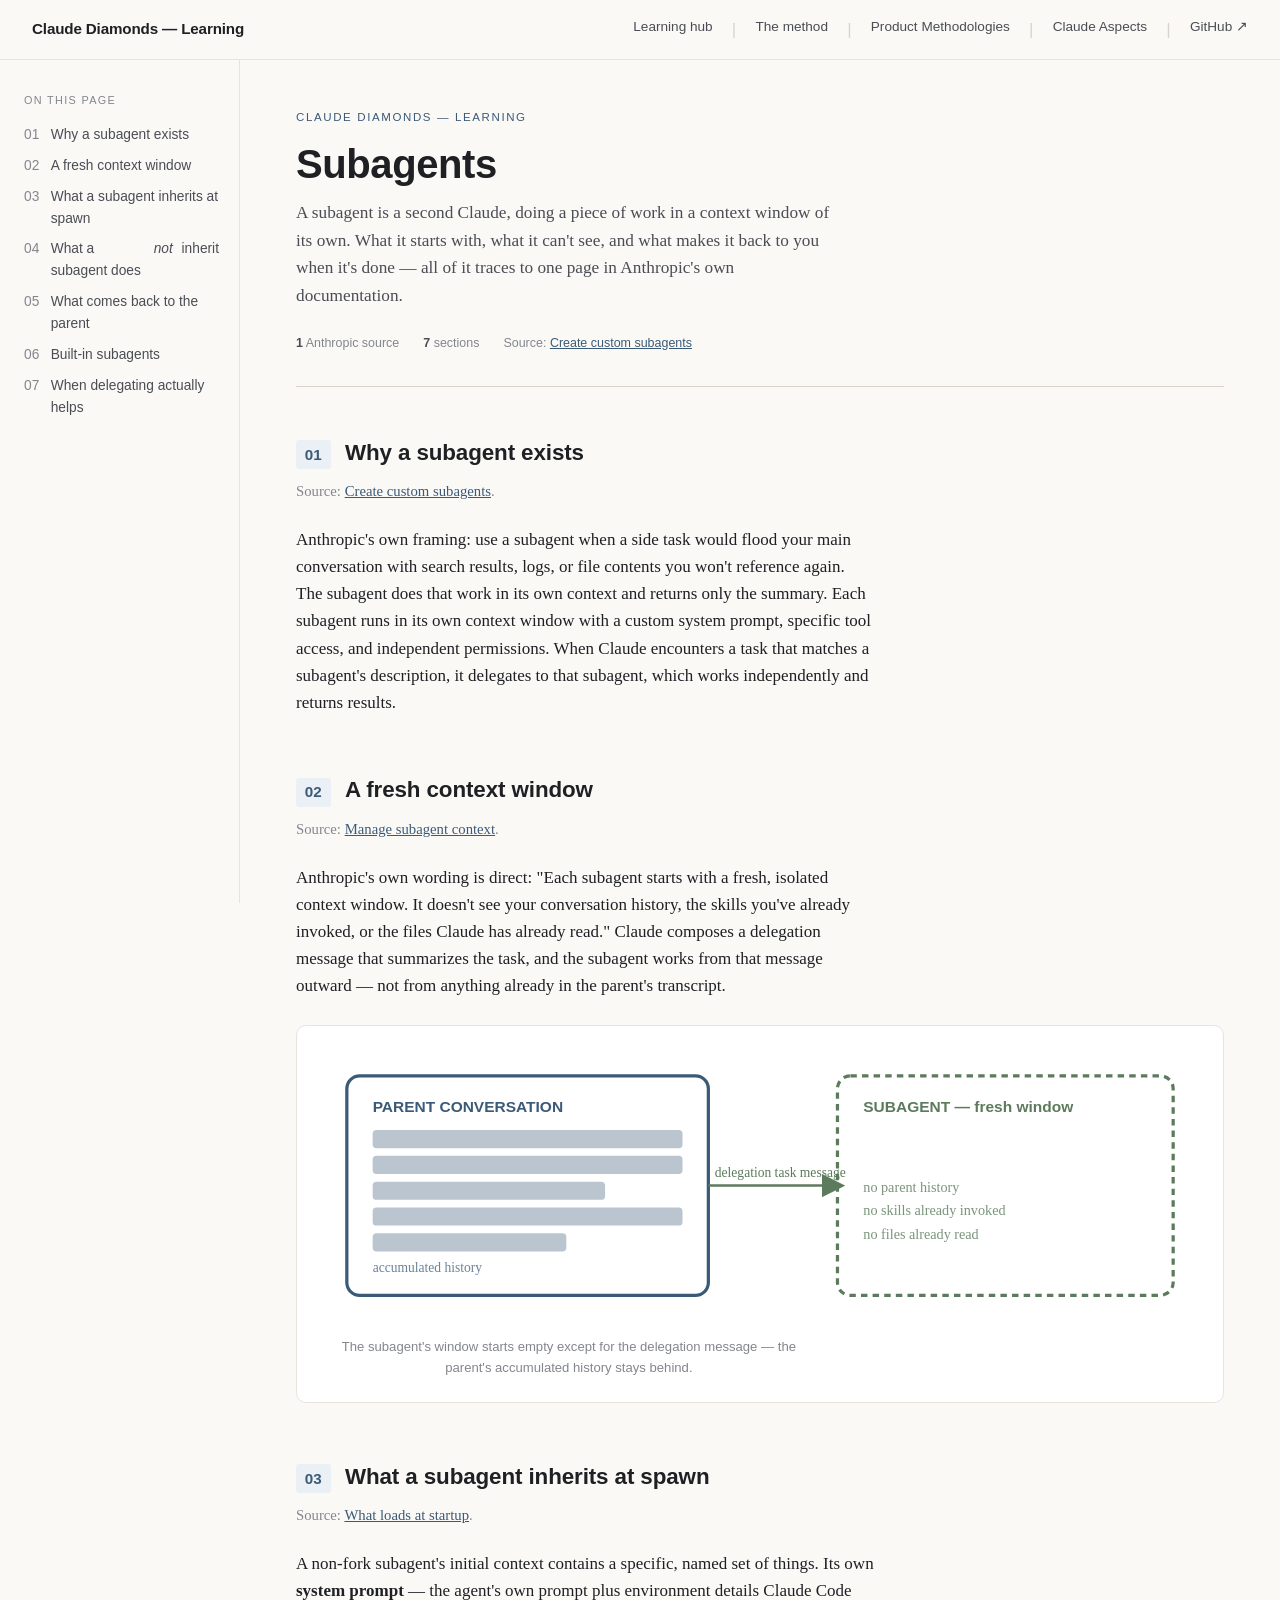
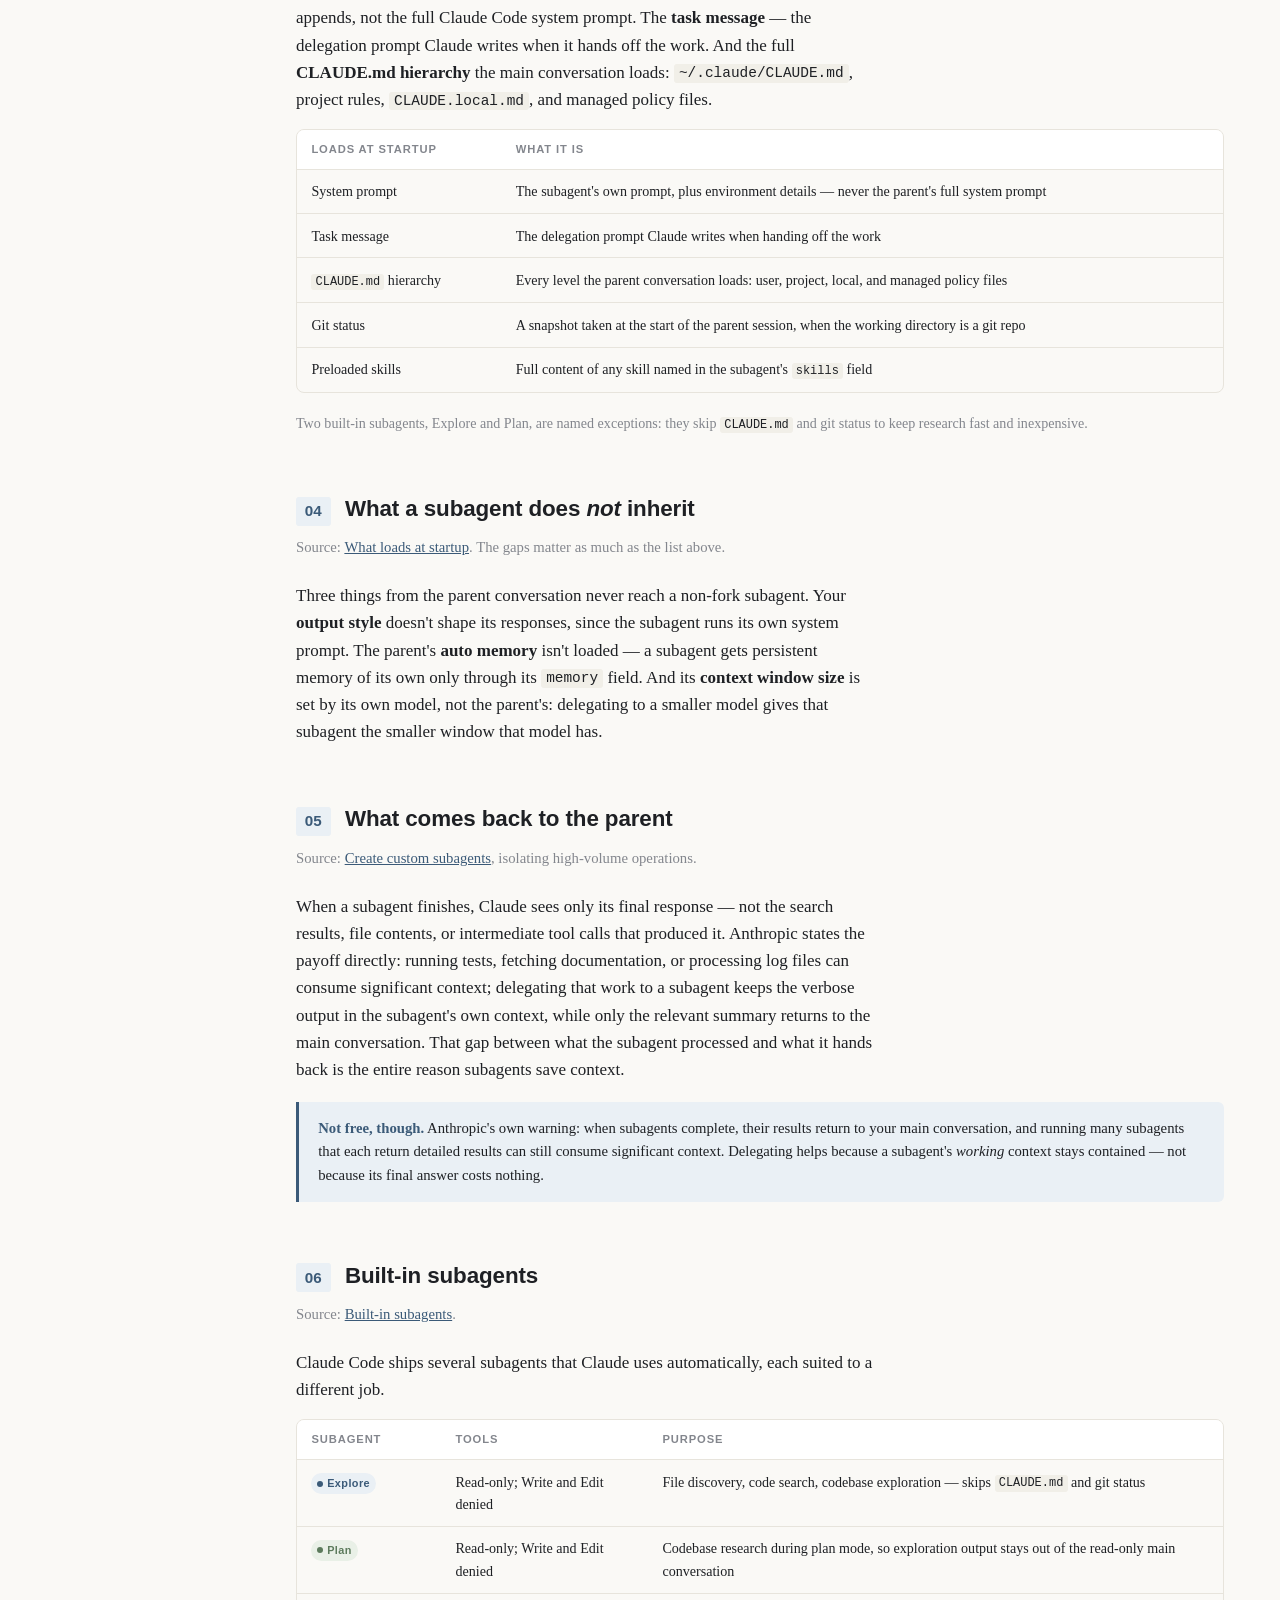
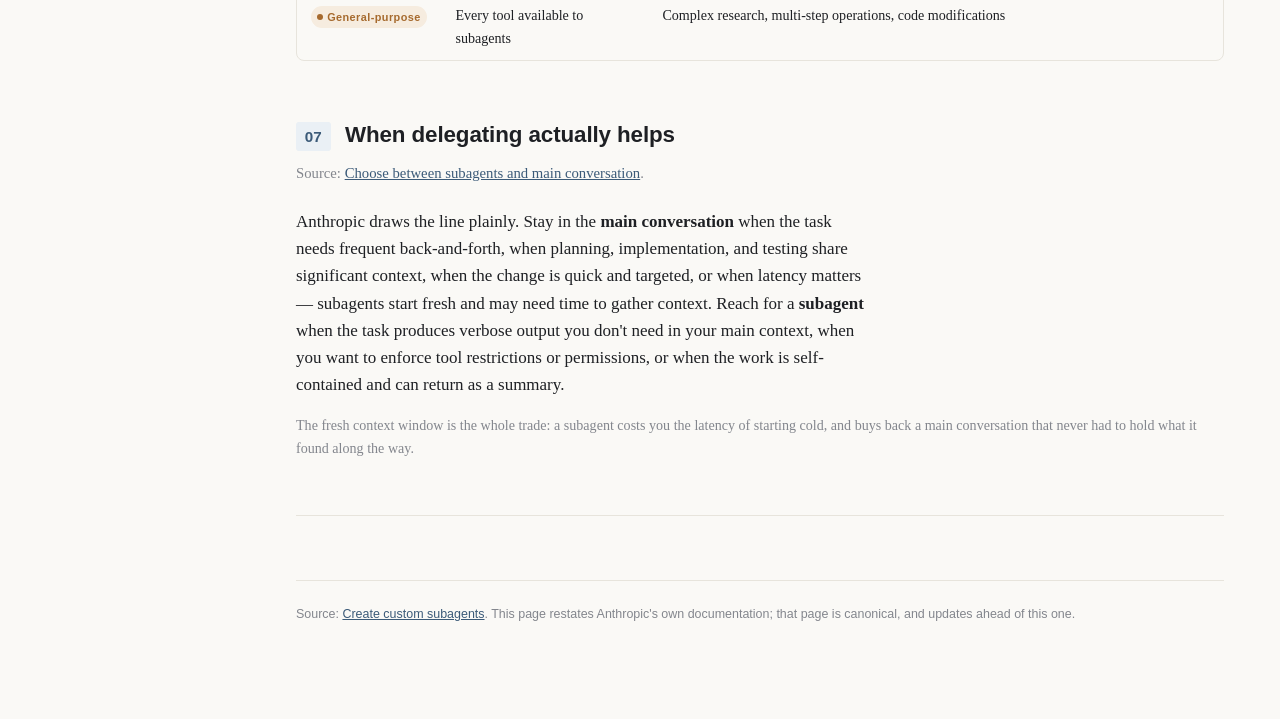
<file: docs-site/subagents.html>
<!doctype html>
<html lang="en">
<head>
<meta charset="utf-8">
<meta name="viewport" content="width=device-width, initial-scale=1">
<title>Subagents — Claude Diamonds</title>
<meta name="description" content="What a subagent inherits when it spawns, why it starts with a fresh context window, and what returns to its parent — sourced from Anthropic's own documentation.">
<link rel="icon" href="data:image/svg+xml,%3Csvg%20xmlns%3D%22http%3A//www.w3.org/2000/svg%22%20viewBox%3D%220%200%20100%20100%22%3E%3Ctext%20y%3D%22.9em%22%20font-size%3D%2290%22%3E%F0%9F%92%A0%3C/text%3E%3C/svg%3E">
<link rel="stylesheet" href="styles.css">
</head>
<body>
  <header class="site-header">
    <a class="brand" href="index.html">Claude Diamonds — Learning</a>
    <nav>
      <a href="index.html">Learning hub</a>
      <span class="nav-sep" aria-hidden="true" style="color:var(--border);user-select:none">|</span>
      <a href="index.html#the-method">The method</a>
      <span class="nav-sep" aria-hidden="true" style="color:var(--border);user-select:none">|</span>
      <a href="index.html#product-methodologies">Product Methodologies</a>
      <span class="nav-sep" aria-hidden="true" style="color:var(--border);user-select:none">|</span>
      <a href="index.html#claude-aspects">Claude Aspects</a>
      <span class="nav-sep" aria-hidden="true" style="color:var(--border);user-select:none">|</span>
      <a href="https://github.com/azevedo-home-lab/Claude_Diamonds">GitHub ↗</a>
    </nav>
  </header>

  <div class="shell">
    <nav class="toc" aria-label="Table of contents">
      <p class="toc-label">On this page</p>
      <ol>
        <li><a href="#s1"><span class="n">01</span>Why a subagent exists</a></li>
        <li><a href="#s2"><span class="n">02</span>A fresh context window</a></li>
        <li><a href="#s3"><span class="n">03</span>What a subagent inherits at spawn</a></li>
        <li><a href="#s4"><span class="n">04</span>What a subagent does <em>not</em> inherit</a></li>
        <li><a href="#s5"><span class="n">05</span>What comes back to the parent</a></li>
        <li><a href="#s6"><span class="n">06</span>Built-in subagents</a></li>
        <li><a href="#s7"><span class="n">07</span>When delegating actually helps</a></li>
      </ol>
    </nav>

    <main>
      <header class="doc-head">
        <p class="eyebrow">Claude Diamonds — learning</p>
        <h1 class="head">Subagents</h1>
        <p class="dek">A subagent is a second Claude, doing a piece of work in a context window of its own. What it starts with, what it can't see, and what makes it back to you when it's done — all of it traces to one page in Anthropic's own documentation.</p>
        <div class="doc-meta">
          <span><strong>1</strong> Anthropic source</span>
          <span><strong>7</strong> sections</span>
          <span>Source: <a href="https://code.claude.com/docs/en/sub-agents">Create custom subagents</a></span>
        </div>
      </header>

      <section class="stage" id="s1">
        <div class="stage-head"><span class="stage-num">01</span><h2>Why a subagent exists</h2></div>
        <p class="stage-sub">Source: <a href="https://code.claude.com/docs/en/sub-agents">Create custom subagents</a>.</p>
        <p>Anthropic's own framing: use a subagent when a side task would flood your main conversation with search results, logs, or file contents you won't reference again. The subagent does that work in its own context and returns only the summary. Each subagent runs in its own context window with a custom system prompt, specific tool access, and independent permissions. When Claude encounters a task that matches a subagent's description, it delegates to that subagent, which works independently and returns results.</p>
      </section>

      <section class="stage" id="s2">
        <div class="stage-head"><span class="stage-num">02</span><h2>A fresh context window</h2></div>
        <p class="stage-sub">Source: <a href="https://code.claude.com/docs/en/sub-agents#manage-subagent-context">Manage subagent context</a>.</p>
        <p>Anthropic's own wording is direct: "Each subagent starts with a fresh, isolated context window. It doesn't see your conversation history, the skills you've already invoked, or the files Claude has already read." Claude composes a delegation message that summarizes the task, and the subagent works from that message outward — not from anything already in the parent's transcript.</p>

        <div class="figure">
          <svg viewBox="0 0 680 210" xmlns="http://www.w3.org/2000/svg" role="img" aria-label="The parent conversation's context window is full of history. A subagent spawns with its own separate, empty context window, connected to the parent only by a delegation task message.">
            <rect x="20" y="20" width="280" height="170" rx="10" fill="none" stroke="currentColor" class="accent" stroke-width="2.5"/>
            <text x="40" y="48" font-family="Helvetica Neue, Arial, sans-serif" font-size="12" font-weight="700" class="accent" fill="currentColor">PARENT CONVERSATION</text>
            <rect x="40" y="62" width="240" height="14" rx="3" fill="currentColor" class="accent" opacity="0.35"/>
            <rect x="40" y="82" width="240" height="14" rx="3" fill="currentColor" class="accent" opacity="0.35"/>
            <rect x="40" y="102" width="180" height="14" rx="3" fill="currentColor" class="accent" opacity="0.35"/>
            <rect x="40" y="122" width="240" height="14" rx="3" fill="currentColor" class="accent" opacity="0.35"/>
            <rect x="40" y="142" width="150" height="14" rx="3" fill="currentColor" class="accent" opacity="0.35"/>
            <text x="40" y="172" font-family="Iowan, Georgia, serif" font-size="10.5" fill="currentColor" class="accent" opacity="0.75">accumulated history</text>

            <path d="M300,105 H400" stroke="currentColor" class="turn-c" stroke-width="2" marker-end="url(#c1)"/>
            <text x="305" y="98" font-family="Iowan, Georgia, serif" font-size="10.5" fill="currentColor" class="turn-c">delegation task message</text>

            <rect x="400" y="20" width="260" height="170" rx="10" fill="none" stroke="currentColor" class="turn-c" stroke-width="2.5" stroke-dasharray="5 4"/>
            <text x="420" y="48" font-family="Helvetica Neue, Arial, sans-serif" font-size="12" font-weight="700" class="turn-c" fill="currentColor">SUBAGENT — fresh window</text>
            <text x="420" y="110" font-family="Iowan, Georgia, serif" font-size="11" fill="currentColor" class="turn-c" opacity="0.8">no parent history</text>
            <text x="420" y="128" font-family="Iowan, Georgia, serif" font-size="11" fill="currentColor" class="turn-c" opacity="0.8">no skills already invoked</text>
            <text x="420" y="146" font-family="Iowan, Georgia, serif" font-size="11" fill="currentColor" class="turn-c" opacity="0.8">no files already read</text>

            <defs>
              <marker id="c1" markerWidth="9" markerHeight="9" refX="6" refY="4.5" orient="auto"><path d="M0,0 L9,4.5 L0,9 Z" fill="currentColor" class="turn-c"/></marker>
            </defs>
          </svg>
          <p class="figcaption">The subagent's window starts empty except for the delegation message — the parent's accumulated history stays behind.</p>
        </div>
      </section>

      <section class="stage" id="s3">
        <div class="stage-head"><span class="stage-num">03</span><h2>What a subagent inherits at spawn</h2></div>
        <p class="stage-sub">Source: <a href="https://code.claude.com/docs/en/sub-agents#what-loads-at-startup">What loads at startup</a>.</p>
        <p>A non-fork subagent's initial context contains a specific, named set of things. Its own <strong>system prompt</strong> — the agent's own prompt plus environment details Claude Code appends, not the full Claude Code system prompt. The <strong>task message</strong> — the delegation prompt Claude writes when it hands off the work. And the full <strong>CLAUDE.md hierarchy</strong> the main conversation loads: <code>~/.claude/CLAUDE.md</code>, project rules, <code>CLAUDE.local.md</code>, and managed policy files.</p>

        <div class="scrollwrap">
          <table>
            <thead><tr><th>Loads at startup</th><th>What it is</th></tr></thead>
            <tbody>
              <tr><td>System prompt</td><td>The subagent's own prompt, plus environment details — never the parent's full system prompt</td></tr>
              <tr><td>Task message</td><td>The delegation prompt Claude writes when handing off the work</td></tr>
              <tr><td><code>CLAUDE.md</code> hierarchy</td><td>Every level the parent conversation loads: user, project, local, and managed policy files</td></tr>
              <tr><td>Git status</td><td>A snapshot taken at the start of the parent session, when the working directory is a git repo</td></tr>
              <tr><td>Preloaded skills</td><td>Full content of any skill named in the subagent's <code>skills</code> field</td></tr>
            </tbody>
          </table>
        </div>
        <p class="caption">Two built-in subagents, Explore and Plan, are named exceptions: they skip <code>CLAUDE.md</code> and git status to keep research fast and inexpensive.</p>
      </section>

      <section class="stage" id="s4">
        <div class="stage-head"><span class="stage-num">04</span><h2>What a subagent does <em>not</em> inherit</h2></div>
        <p class="stage-sub">Source: <a href="https://code.claude.com/docs/en/sub-agents#what-loads-at-startup">What loads at startup</a>. The gaps matter as much as the list above.</p>
        <p>Three things from the parent conversation never reach a non-fork subagent. Your <strong>output style</strong> doesn't shape its responses, since the subagent runs its own system prompt. The parent's <strong>auto memory</strong> isn't loaded — a subagent gets persistent memory of its own only through its <code>memory</code> field. And its <strong>context window size</strong> is set by its own model, not the parent's: delegating to a smaller model gives that subagent the smaller window that model has.</p>
      </section>

      <section class="stage" id="s5">
        <div class="stage-head"><span class="stage-num">05</span><h2>What comes back to the parent</h2></div>
        <p class="stage-sub">Source: <a href="https://code.claude.com/docs/en/sub-agents">Create custom subagents</a>, isolating high-volume operations.</p>
        <p>When a subagent finishes, Claude sees only its final response — not the search results, file contents, or intermediate tool calls that produced it. Anthropic states the payoff directly: running tests, fetching documentation, or processing log files can consume significant context; delegating that work to a subagent keeps the verbose output in the subagent's own context, while only the relevant summary returns to the main conversation. That gap between what the subagent processed and what it hands back is the entire reason subagents save context.</p>
        <div class="callout bridge">
          <strong>Not free, though.</strong> Anthropic's own warning: when subagents complete, their results return to your main conversation, and running many subagents that each return detailed results can still consume significant context. Delegating helps because a subagent's <em>working</em> context stays contained — not because its final answer costs nothing.
        </div>
      </section>

      <section class="stage" id="s6">
        <div class="stage-head"><span class="stage-num">06</span><h2>Built-in subagents</h2></div>
        <p class="stage-sub">Source: <a href="https://code.claude.com/docs/en/sub-agents#built-in-subagents">Built-in subagents</a>.</p>
        <p>Claude Code ships several subagents that Claude uses automatically, each suited to a different job.</p>
        <div class="scrollwrap">
          <table>
            <thead><tr><th>Subagent</th><th>Tools</th><th>Purpose</th></tr></thead>
            <tbody>
              <tr><td><span class="tag tag-loop">Explore</span></td><td>Read-only; Write and Edit denied</td><td>File discovery, code search, codebase exploration — skips <code>CLAUDE.md</code> and git status</td></tr>
              <tr><td><span class="tag tag-turn">Plan</span></td><td>Read-only; Write and Edit denied</td><td>Codebase research during plan mode, so exploration output stays out of the read-only main conversation</td></tr>
              <tr><td><span class="tag tag-pattern">General-purpose</span></td><td>Every tool available to subagents</td><td>Complex research, multi-step operations, code modifications</td></tr>
            </tbody>
          </table>
        </div>
      </section>

      <section class="stage" id="s7">
        <div class="stage-head"><span class="stage-num">07</span><h2>When delegating actually helps</h2></div>
        <p class="stage-sub">Source: <a href="https://code.claude.com/docs/en/sub-agents#choose-between-subagents-and-main-conversation">Choose between subagents and main conversation</a>.</p>
        <p>Anthropic draws the line plainly. Stay in the <strong>main conversation</strong> when the task needs frequent back-and-forth, when planning, implementation, and testing share significant context, when the change is quick and targeted, or when latency matters — subagents start fresh and may need time to gather context. Reach for a <strong>subagent</strong> when the task produces verbose output you don't need in your main context, when you want to enforce tool restrictions or permissions, or when the work is self-contained and can return as a summary.</p>
        <p class="caption spaced">The fresh context window is the whole trade: a subagent costs you the latency of starting cold, and buys back a main conversation that never had to hold what it found along the way.</p>
      </section>

      <hr class="divider">

      <footer>
        Source: <a href="https://code.claude.com/docs/en/sub-agents">Create custom subagents</a>. This page restates Anthropic's own documentation; that page is canonical, and updates ahead of this one.
      </footer>
    </main>
  </div>
</body>
</html>
</file>
<file: docs-site/styles.css>
/* Shared shell for the Claude Diamonds learning site. One token system,
   one nav, used by every page under docs-site/. See docs-site/README.md.
   Adapted from claude-code-workflows' docs-site/styles.css. */

:root {
  --bg: #faf9f6;
  --bg-raised: #ffffff;
  --ink: #1e2024;
  --ink-soft: #4a4d54;
  --ink-faint: #83868d;
  --border: #d8d4cb;
  --border-soft: #e7e4dc;
  --accent: #3b5a78;
  --accent-soft: #eaf0f5;
  --turn: #5c7a5c;
  --turn-soft: #e9f0e7;
  --pattern: #a66a2e;
  --pattern-soft: #f6ecdf;
  --code-bg: #f1efe8;
  --warn: #a83232;
  --warn-soft: #f7e7e5;
}

@media (prefers-color-scheme: dark) {
  :root {
    --bg: #17181b;
    --bg-raised: #1f2124;
    --ink: #eceae4;
    --ink-soft: #b8b6ae;
    --ink-faint: #83868d;
    --border: #35373b;
    --border-soft: #2a2c2f;
    --accent: #7ea3c2;
    --accent-soft: #223038;
    --turn: #8fb28f;
    --turn-soft: #1f2a20;
    --pattern: #d0975a;
    --pattern-soft: #2e2417;
    --code-bg: #202226;
    --warn: #d97a7a;
    --warn-soft: #2e1e1d;
  }
}

* { box-sizing: border-box; }
html { -webkit-text-size-adjust: 100%; }

body {
  background: var(--bg);
  color: var(--ink);
  font-family: Iowan, "Palatino Linotype", Palatino, Georgia, serif;
  font-size: 17px;
  line-height: 1.6;
  margin: 0;
  padding: 0;
}

.head { font-family: "Helvetica Neue", Arial, sans-serif; }

a { color: var(--accent); }
a:focus-visible, button:focus-visible, summary:focus-visible {
  outline: 2px solid var(--accent);
  outline-offset: 2px;
}

/* Site header — shared across every page */
.site-header {
  display: flex;
  align-items: center;
  justify-content: space-between;
  gap: 1.5rem;
  padding: 1rem 2rem;
  border-bottom: 1px solid var(--border-soft);
  font-family: "Helvetica Neue", Arial, sans-serif;
  background: var(--bg);
  position: sticky;
  top: 0;
  z-index: 10;
  flex-wrap: wrap;
}
.site-header .brand {
  font-weight: 700;
  font-size: 0.95rem;
  letter-spacing: -0.01em;
  color: var(--ink);
  text-decoration: none;
}
.site-header nav {
  display: flex;
  gap: 1.2rem;
  flex-wrap: wrap;
}
.site-header nav a {
  font-size: 0.85rem;
  text-decoration: none;
  color: var(--ink-soft);
  white-space: nowrap;
}
.site-header nav a:hover, .site-header nav a[aria-current="page"] {
  color: var(--accent);
}

.shell {
  display: grid;
  grid-template-columns: 240px minmax(0, 1fr);
  max-width: 1280px;
  margin: 0 auto;
  gap: 0;
}
.shell.no-toc { display: block; max-width: 900px; }

nav.toc {
  position: sticky;
  top: 57px;
  align-self: start;
  height: calc(100vh - 57px);
  overflow-y: auto;
  padding: 2rem 1.25rem 2rem 1.5rem;
  border-right: 1px solid var(--border-soft);
  font-family: "Helvetica Neue", Arial, sans-serif;
}
nav.toc .toc-label {
  font-size: 0.68rem;
  letter-spacing: 0.12em;
  text-transform: uppercase;
  color: var(--ink-faint);
  margin: 0 0 0.9rem;
}
nav.toc ol {
  list-style: none;
  margin: 0;
  padding: 0;
  display: flex;
  flex-direction: column;
  gap: 0.55rem;
}
nav.toc li a {
  text-decoration: none;
  color: var(--ink-soft);
  font-size: 0.86rem;
  display: flex;
  gap: 0.55rem;
}
nav.toc li a:hover { color: var(--accent); }
nav.toc .n {
  color: var(--ink-faint);
  font-variant-numeric: tabular-nums;
  width: 1.3em;
  flex: none;
}

main {
  padding: 3rem 3.5rem 6rem;
  min-width: 0;
}
.shell.no-toc main { padding: 3rem 1.5rem 6rem; }

header.doc-head {
  margin-bottom: 3rem;
  padding-bottom: 2rem;
  border-bottom: 1px solid var(--border);
}
.eyebrow {
  font-family: "Helvetica Neue", Arial, sans-serif;
  font-size: 0.72rem;
  letter-spacing: 0.14em;
  text-transform: uppercase;
  color: var(--accent);
  margin: 0 0 0.9rem;
}
h1 {
  font-family: "Helvetica Neue", Arial, sans-serif;
  font-weight: 700;
  font-size: clamp(1.9rem, 3.2vw, 2.5rem);
  letter-spacing: -0.01em;
  line-height: 1.15;
  margin: 0 0 0.75rem;
  text-wrap: balance;
  color: var(--ink);
}
.dek {
  font-size: 1.08rem;
  color: var(--ink-soft);
  max-width: 62ch;
  margin: 0;
}
.doc-meta {
  display: flex;
  flex-wrap: wrap;
  gap: 1.5rem;
  margin-top: 1.5rem;
  font-family: "Helvetica Neue", Arial, sans-serif;
  font-size: 0.78rem;
  color: var(--ink-faint);
}
.doc-meta strong { color: var(--ink-soft); font-weight: 600; }

section.stage {
  margin: 3.5rem 0;
  scroll-margin-top: 4.5rem;
}
section.stage:first-of-type { margin-top: 0; }

.stage-head {
  display: flex;
  align-items: baseline;
  gap: 0.9rem;
  margin-bottom: 0.6rem;
}
.stage-num {
  font-family: "Helvetica Neue", Arial, sans-serif;
  font-weight: 700;
  font-size: 0.95rem;
  color: var(--accent);
  background: var(--accent-soft);
  border-radius: 3px;
  padding: 0.15rem 0.55rem;
  font-variant-numeric: tabular-nums;
}
h2 {
  font-family: "Helvetica Neue", Arial, sans-serif;
  font-weight: 700;
  font-size: 1.4rem;
  margin: 0;
  letter-spacing: -0.005em;
  text-wrap: balance;
}
h3 {
  font-family: "Helvetica Neue", Arial, sans-serif;
  font-weight: 700;
  font-size: 1.05rem;
  margin: 2rem 0 0.75rem;
}
.stage-sub {
  color: var(--ink-faint);
  font-size: 0.92rem;
  margin: 0 0 1.4rem;
  max-width: 68ch;
}

p { margin: 0 0 1rem; max-width: 68ch; }
p.wide { max-width: none; }
p.caption {
  max-width: none;
  font-size: 0.88rem;
  color: var(--ink-faint);
}
p.caption.spaced { margin-top: 0.9rem; }
p.caption.gutter { margin-bottom: 2rem; }

code, .mono {
  font-family: "SF Mono", "Menlo", "Consolas", monospace;
  font-size: 0.85em;
  background: var(--code-bg);
  padding: 0.1em 0.35em;
  border-radius: 3px;
  color: var(--ink);
}
pre {
  font-family: "SF Mono", "Menlo", "Consolas", monospace;
  font-size: 0.82rem;
  line-height: 1.55;
  background: var(--code-bg);
  border: 1px solid var(--border-soft);
  border-radius: 6px;
  padding: 1.1rem 1.3rem;
  overflow-x: auto;
  color: var(--ink);
}
pre code { background: none; padding: 0; }

.scrollwrap {
  overflow-x: auto;
  border: 1px solid var(--border-soft);
  border-radius: 8px;
  margin: 0 0 1.2rem;
}

table {
  border-collapse: collapse;
  width: 100%;
  min-width: 640px;
  font-size: 0.88rem;
}
th, td {
  text-align: left;
  padding: 0.65rem 0.9rem;
  border-bottom: 1px solid var(--border-soft);
  vertical-align: top;
}
thead th {
  font-family: "Helvetica Neue", Arial, sans-serif;
  font-size: 0.7rem;
  letter-spacing: 0.08em;
  text-transform: uppercase;
  color: var(--ink-faint);
  background: var(--bg-raised);
  position: sticky;
  top: 0;
}
tbody tr:last-child td { border-bottom: none; }
tbody tr:hover { background: var(--bg-raised); }

.tag {
  display: inline-flex;
  align-items: center;
  gap: 0.35em;
  font-family: "Helvetica Neue", Arial, sans-serif;
  font-size: 0.68rem;
  letter-spacing: 0.04em;
  font-weight: 600;
  padding: 0.2em 0.55em;
  border-radius: 999px;
  white-space: nowrap;
}
.tag::before {
  content: "";
  width: 6px;
  height: 6px;
  border-radius: 50%;
  background: currentColor;
}
.tag-turn { background: var(--turn-soft); color: var(--turn); }
.tag-loop { background: var(--accent-soft); color: var(--accent); }
.tag-pattern { background: var(--pattern-soft); color: var(--pattern); }

.legend {
  display: flex;
  flex-wrap: wrap;
  gap: 0.6rem 1.4rem;
  font-family: "Helvetica Neue", Arial, sans-serif;
  font-size: 0.78rem;
  color: var(--ink-soft);
  margin: 0.5rem 0 1.6rem;
  padding: 0.9rem 1.1rem;
  background: var(--bg-raised);
  border: 1px solid var(--border-soft);
  border-radius: 8px;
}
.legend .item { display: flex; align-items: center; gap: 0.5rem; }

.callout {
  border-left: 3px solid var(--warn);
  background: var(--warn-soft);
  border-radius: 0 6px 6px 0;
  padding: 0.9rem 1.2rem;
  margin: 1.2rem 0;
  font-size: 0.92rem;
}
.callout strong { color: var(--warn); }
.callout.bridge {
  border-left-color: var(--accent);
  background: var(--accent-soft);
}
.callout.bridge strong { color: var(--accent); }

.divider {
  height: 1px;
  background: var(--border-soft);
  margin: 3.5rem 0;
  border: none;
}

footer {
  margin-top: 4rem;
  padding-top: 1.5rem;
  border-top: 1px solid var(--border-soft);
  font-family: "Helvetica Neue", Arial, sans-serif;
  font-size: 0.78rem;
  color: var(--ink-faint);
}

/* Diagrams — inline SVG figures */
.figure {
  margin: 1.6rem 0 2rem;
  padding: 1.5rem;
  background: var(--bg-raised);
  border: 1px solid var(--border-soft);
  border-radius: 10px;
}
.figure svg { width: 100%; height: auto; display: block; color: var(--ink-soft); }
.figure .accent { color: var(--accent); }
.figure .turn-c { color: var(--turn); }
.figure .pattern-c { color: var(--pattern); }
.figcaption {
  margin: 0.9rem 0 0;
  font-family: "Helvetica Neue", Arial, sans-serif;
  font-size: 0.82rem;
  color: var(--ink-faint);
  text-align: center;
}

/* Learning hub — card grid */
.lesson-grid {
  display: grid;
  grid-template-columns: repeat(auto-fill, minmax(260px, 1fr));
  gap: 1.1rem;
  margin: 1.5rem 0 2.5rem;
}
.lesson-card {
  display: block;
  background: var(--bg-raised);
  border: 1px solid var(--border-soft);
  border-radius: 10px;
  padding: 1.3rem 1.4rem;
  text-decoration: none;
  color: var(--ink);
  transition: border-color 0.15s ease;
}
.lesson-card:hover { border-color: var(--accent); }
.lesson-card .lc-status {
  display: inline-block;
  font-family: "Helvetica Neue", Arial, sans-serif;
  font-size: 0.65rem;
  letter-spacing: 0.08em;
  text-transform: uppercase;
  padding: 0.2em 0.6em;
  border-radius: 999px;
  margin-bottom: 0.8rem;
}
.lesson-card.built .lc-status { background: var(--turn-soft); color: var(--turn); }
.lesson-card.stub .lc-status { background: var(--code-bg); color: var(--ink-faint); }
.lesson-card h3 {
  margin: 0 0 0.45rem;
  font-size: 1.05rem;
}
.lesson-card p {
  margin: 0;
  font-size: 0.87rem;
  color: var(--ink-soft);
  max-width: none;
}

/* Placeholder / stub pages */
.placeholder-body {
  max-width: 640px;
  margin: 4rem auto;
  padding: 0 2rem;
  text-align: center;
}
.placeholder-body h1 { text-wrap: balance; }
.placeholder-body p { max-width: none; margin: 0 auto 1rem; }
.placeholder-badge {
  display: inline-block;
  font-family: "Helvetica Neue", Arial, sans-serif;
  font-size: 0.72rem;
  letter-spacing: 0.08em;
  text-transform: uppercase;
  color: var(--pattern);
  background: var(--pattern-soft);
  border-radius: 999px;
  padding: 0.3em 0.9em;
  margin-bottom: 1.5rem;
}

@media (max-width: 880px) {
  .shell { grid-template-columns: 1fr; }
  nav.toc { position: static; height: auto; border-right: none; border-bottom: 1px solid var(--border-soft); }
  main { padding: 2rem 1.25rem 4rem; }
  .site-header { padding: 0.85rem 1.25rem; }
}

@media (prefers-reduced-motion: reduce) {
  * { scroll-behavior: auto !important; }
}
</file>
